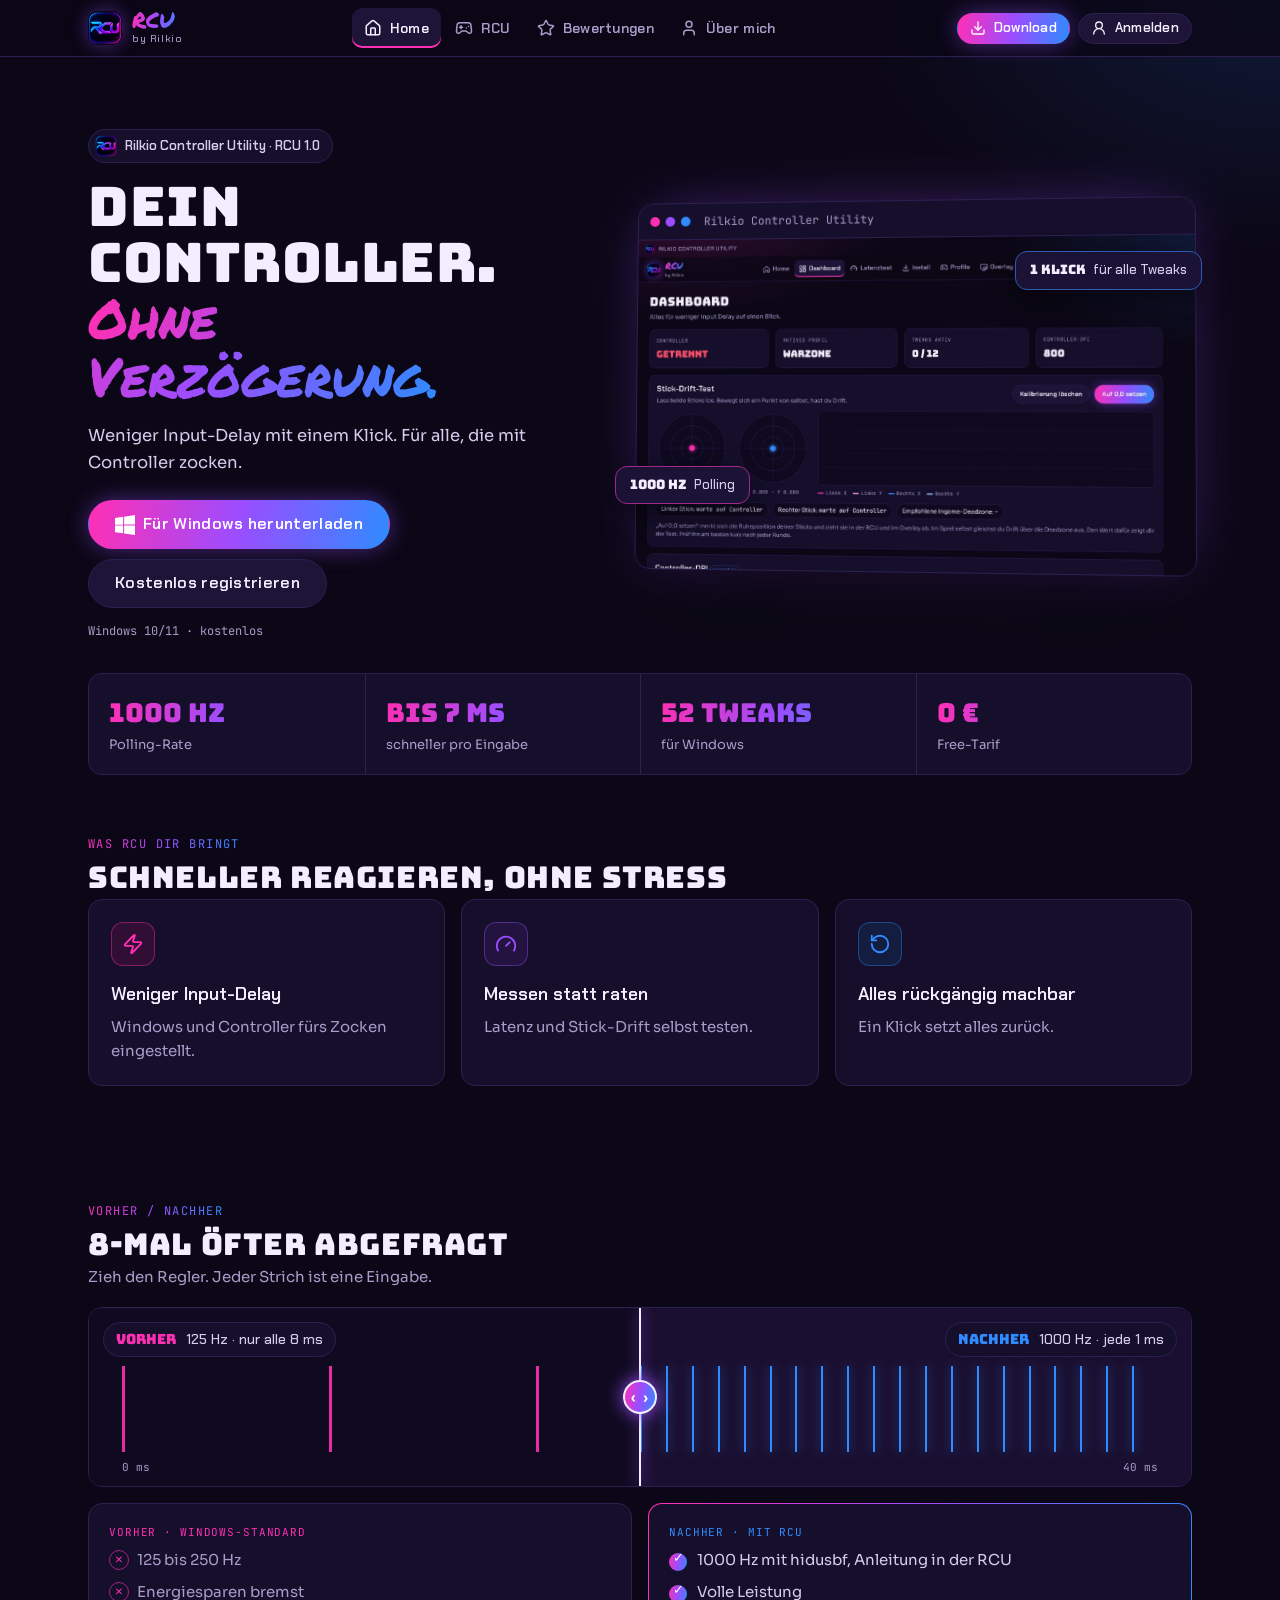
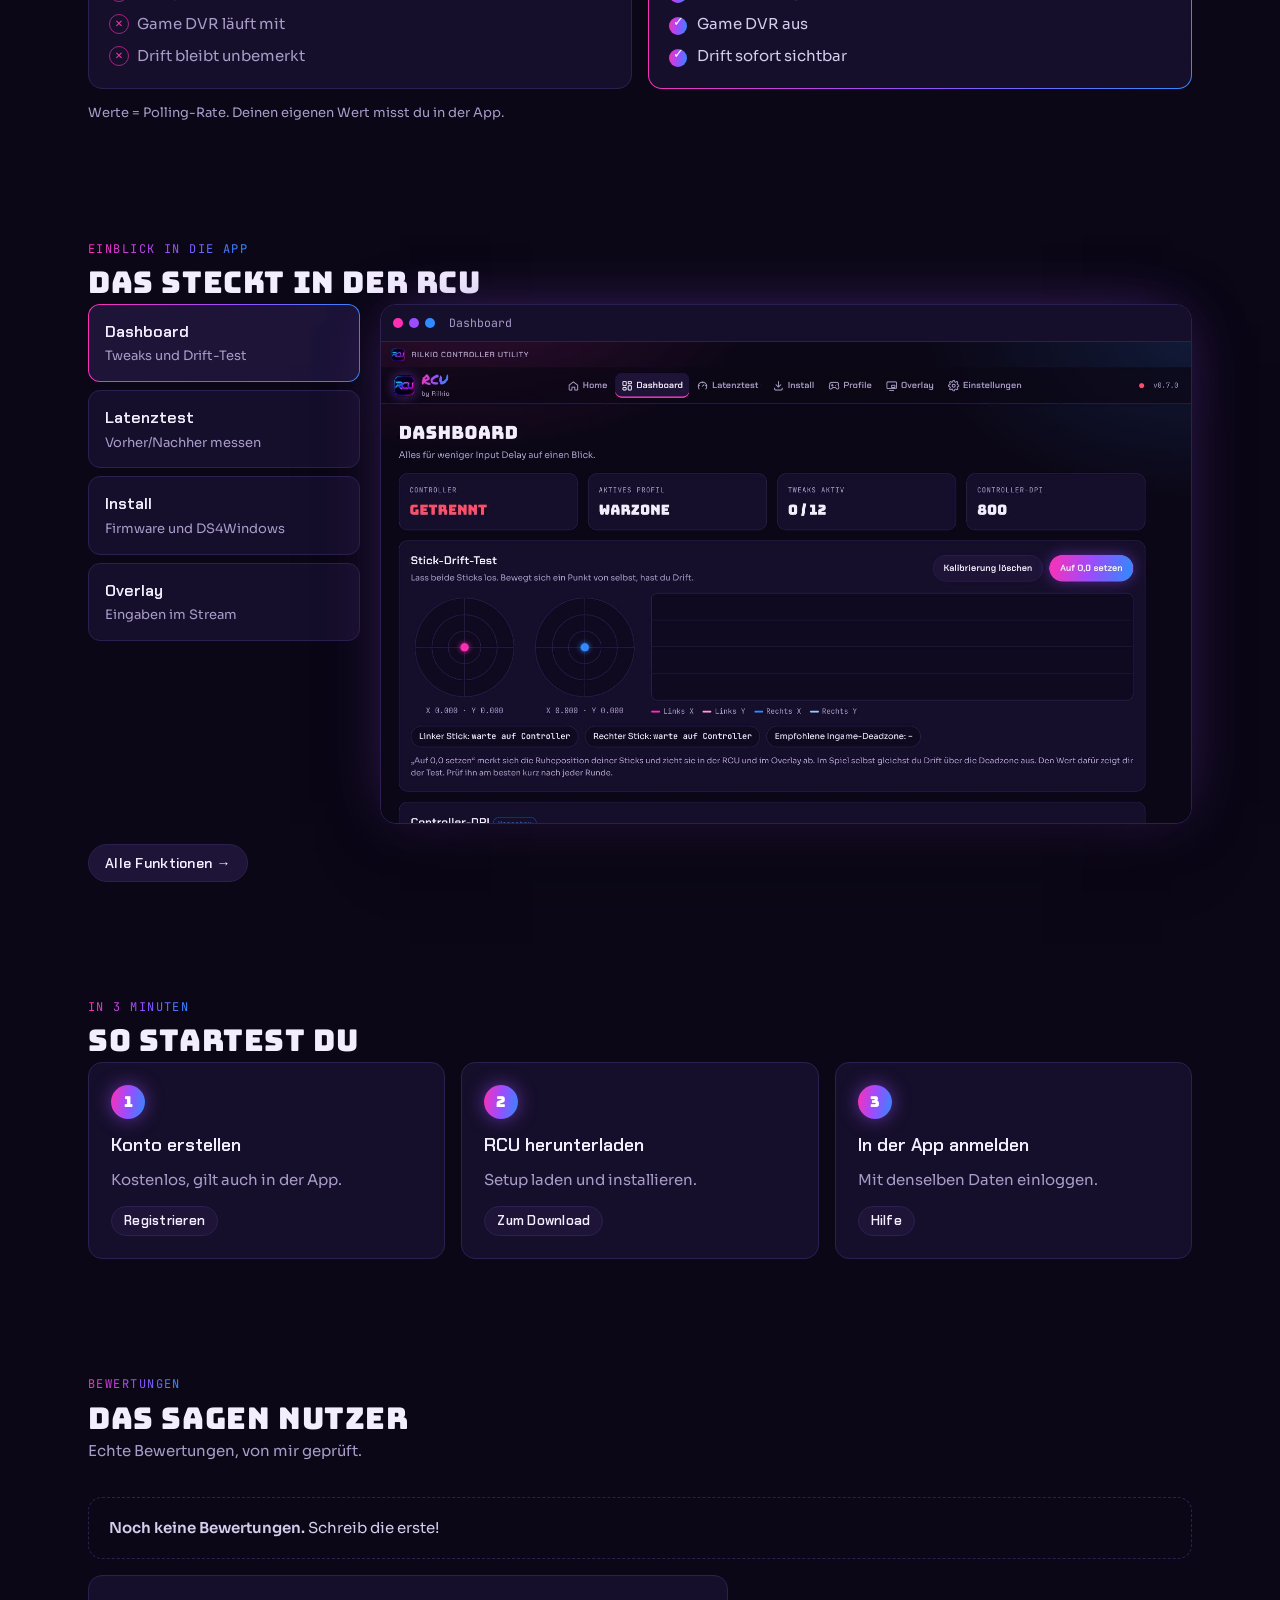
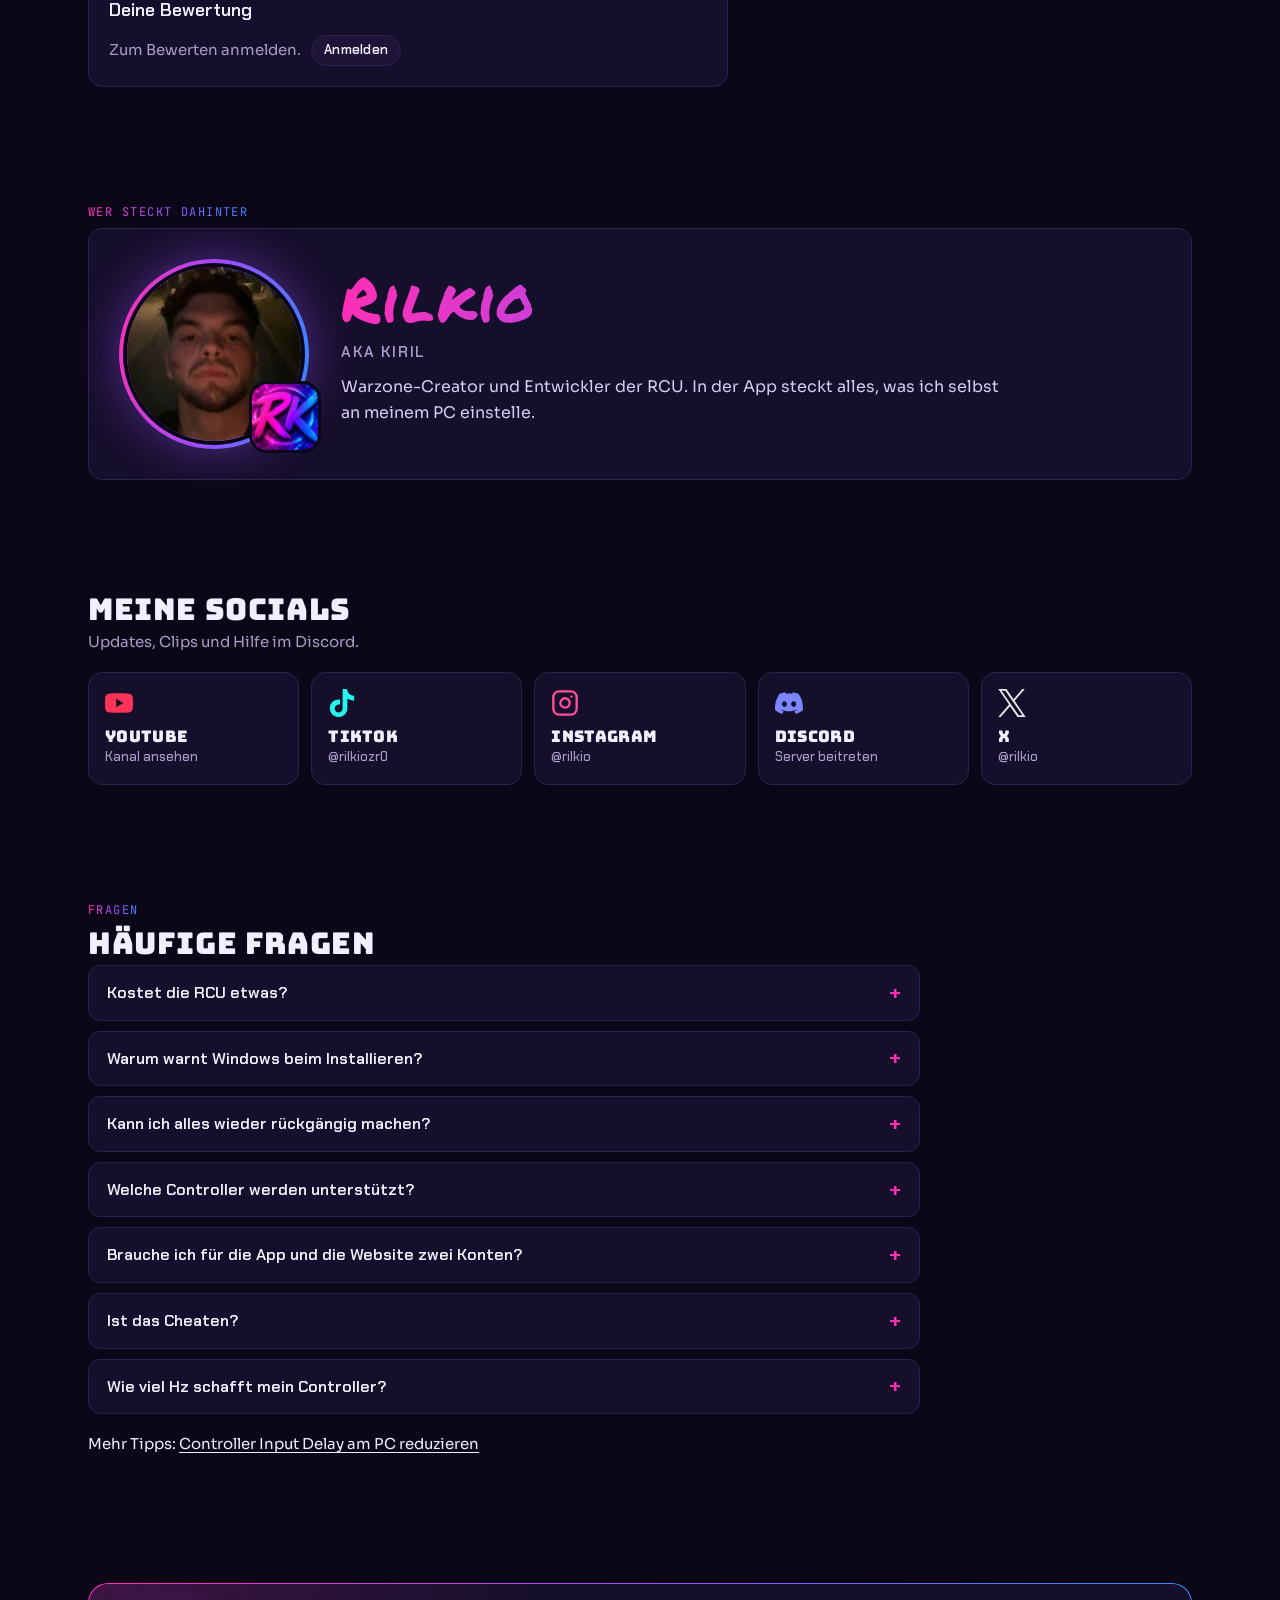
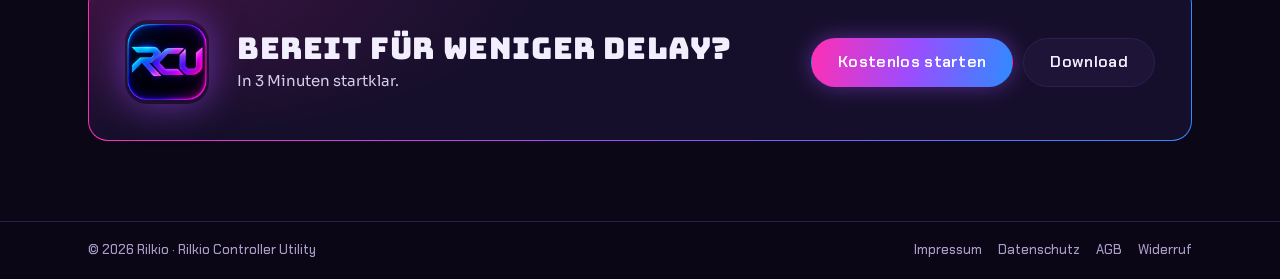
<file: index.html>
<!doctype html>
<html lang="de">
<head>
  <meta charset="utf-8">
  <meta name="viewport" content="width=device-width, initial-scale=1, viewport-fit=cover">
  <title>RCU – Controller Input Delay reduzieren am PC · Rilkio Controller Utility</title>
  <meta name="description" content="Weniger Input Delay mit PS5-, PS4- und Xbox-Controller am PC: Die Rilkio Controller Utility (RCU) setzt 52 Windows-Tweaks mit einem Klick, misst die Polling Rate und testet Stick-Drift. Kostenlos für Windows 10 und 11.">
  <meta name="theme-color" content="#0b0716">
  <meta property="og:type" content="website">
  <meta property="og:locale" content="de_DE">
  <meta property="og:site_name" content="Rilkio">
  <meta property="og:title" content="RCU – Rilkio Controller Utility">
  <meta property="og:description" content="Weniger Input-Delay mit deinem Controller. Tweaks mit einem Klick, Latenztest, Stick-Drift-Test und Overlay. Kostenlos für Windows.">
  <meta property="og:image" content="https://rilkio.de/img/app/dashboard.jpg">
  <meta property="og:url" content="https://rilkio.de/">
  <meta name="twitter:card" content="summary_large_image">
  <link rel="canonical" href="https://rilkio.de/">
  <link rel="icon" href="img/rcu.png">
  <link rel="apple-touch-icon" href="img/rcu.png">
  <link rel="stylesheet" href="css/fonts.css">
  <link rel="stylesheet" href="css/style.css">
  <script type="application/ld+json">
  {
    "@context": "https://schema.org",
    "@type": "SoftwareApplication",
    "name": "Rilkio Controller Utility (RCU)",
    "operatingSystem": "Windows 10, Windows 11",
    "applicationCategory": "UtilitiesApplication",
    "softwareVersion": "1.5.0",
    "inLanguage": "de",
    "description": "Windows-App für weniger Input-Delay mit dem Controller: Windows-Tweaks mit einem Klick, Latenztest, Stick-Drift-Test, Spielprofile und Overlay.",
    "offers": { "@type": "Offer", "price": "0", "priceCurrency": "EUR" },
    "author": { "@type": "Person", "name": "Rilkio", "alternateName": "Kiril Hahn" }
  }
  </script>
  <script type="application/ld+json">
{
 "@context": "https://schema.org",
 "@type": "FAQPage",
 "mainEntity": [
  {
   "@type": "Question",
   "name": "Kostet die RCU etwas?",
   "acceptedAnswer": {
    "@type": "Answer",
    "text": "Free ist kostenlos. Premium kostet einmalig einen Einmalbetrag und schaltet alles frei. Kauf direkt auf der RCU-Seite."
   }
  },
  {
   "@type": "Question",
   "name": "Warum warnt Windows beim Installieren?",
   "acceptedAnswer": {
    "@type": "Answer",
    "text": "Die RCU ist noch nicht signiert. Klick auf Weitere Informationen → Trotzdem ausführen."
   }
  },
  {
   "@type": "Question",
   "name": "Kann ich alles wieder rückgängig machen?",
   "acceptedAnswer": {
    "@type": "Answer",
    "text": "Ja, unter Einstellungen → Alles zurücksetzen."
   }
  },
  {
   "@type": "Question",
   "name": "Welche Controller werden unterstützt?",
   "acceptedAnswer": {
    "@type": "Answer",
    "text": "Am besten PlayStation-Controller per Kabel. Die Tweaks helfen mit jedem Controller."
   }
  },
  {
   "@type": "Question",
   "name": "Brauche ich für die App und die Website zwei Konten?",
   "acceptedAnswer": {
    "@type": "Answer",
    "text": "Nein, ein Konto gilt überall."
   }
  },
  {
   "@type": "Question",
   "name": "Ist das Cheaten?",
   "acceptedAnswer": {
    "@type": "Answer",
    "text": "Nein. Die RCU ändert nichts am Spiel, nur an Windows und am Controller. DPI und Drift-Korrektur laufen über DS4Windows, das seit Jahren in Warzone, Fortnite und Apex genutzt wird. Die RCU richtet es mit einem Klick ein."
   }
  },
  {
   "@type": "Question",
   "name": "Wie viel Hz schafft mein Controller?",
   "acceptedAnswer": {
    "@type": "Answer",
    "text": "Ab Werk meist 125 bis 250 Hz. Mit dem kostenlosen Tool hidusbf schaffen die meisten Controller per Kabel 1000 Hz, also 1 ms. Die RCU zeigt dir Schritt für Schritt, wie es geht, und misst im Latenztest, was dein Controller wirklich schafft."
   }
  }
 ]
}
  </script>
</head>
<body>
  <a class="skip" href="#inhalt">Zum Inhalt springen</a>
  <header class="topbar">
    <div class="wrap topbar-in">
      <a class="side-brand" href="./"><img src="img/rcu.png" alt="" width="34" height="34"><span><b>RCU</b><small>by Rilkio</small></span></a>
      <nav class="nav" aria-label="Hauptmenü">
        <a class="nav-btn" href="./" aria-current="page"><svg viewBox="0 0 24 24" fill="none" stroke="currentColor" stroke-width="2" stroke-linecap="round" stroke-linejoin="round" aria-hidden="true"><path d="M15 21v-8a1 1 0 0 0-1-1h-4a1 1 0 0 0-1 1v8"/><path d="M3 10a2 2 0 0 1 .709-1.528l7-5.999a2 2 0 0 1 2.582 0l7 5.999A2 2 0 0 1 21 10v9a2 2 0 0 1-2 2H5a2 2 0 0 1-2-2z"/></svg><span>Home</span></a>
        <a class="nav-btn" href="rcu"><svg viewBox="0 0 24 24" fill="none" stroke="currentColor" stroke-width="2" stroke-linecap="round" stroke-linejoin="round" aria-hidden="true"><path d="M6 11h4M8 9v4M15 12h.01M18 10h.01"/><path d="M17.32 5H6.68a4 4 0 0 0-3.978 3.59C2.604 9.416 2 14.456 2 16a3 3 0 0 0 3 3c1 0 1.5-.5 2-1l1.414-1.414A2 2 0 0 1 9.828 16h4.344a2 2 0 0 1 1.414.586L17 18c.5.5 1 1 2 1a3 3 0 0 0 3-3c0-1.545-.604-6.584-.685-7.258A4 4 0 0 0 17.32 5z"/></svg><span>RCU</span></a>
        <a class="nav-btn" href="./#bewertungen"><svg viewBox="0 0 24 24" fill="none" stroke="currentColor" stroke-width="2" stroke-linecap="round" stroke-linejoin="round" aria-hidden="true"><path d="M11.525 2.295a.53.53 0 0 1 .95 0l2.31 4.679a2.123 2.123 0 0 0 1.595 1.16l5.166.756a.53.53 0 0 1 .294.904l-3.736 3.638a2.123 2.123 0 0 0-.611 1.878l.882 5.14a.53.53 0 0 1-.771.56l-4.618-2.428a2.122 2.122 0 0 0-1.973 0L6.396 21.01a.53.53 0 0 1-.77-.56l.881-5.139a2.122 2.122 0 0 0-.611-1.879L2.16 9.795a.53.53 0 0 1 .294-.906l5.165-.755a2.122 2.122 0 0 0 1.597-1.160z"/></svg><span>Bewertungen</span></a>
        <a class="nav-btn" href="./#rilkio"><svg viewBox="0 0 24 24" fill="none" stroke="currentColor" stroke-width="2" stroke-linecap="round" stroke-linejoin="round" aria-hidden="true"><path d="M19 21v-2a4 4 0 0 0-4-4H9a4 4 0 0 0-4 4v2"/><circle cx="12" cy="7" r="4"/></svg><span>Über mich</span></a>
      </nav>
      <div class="top-actions">
        <a class="btn sm primary dl-btn" href="rcu#download" aria-label="Download"><svg viewBox="0 0 24 24" fill="none" stroke="currentColor" stroke-width="2" stroke-linecap="round" stroke-linejoin="round" aria-hidden="true"><path d="M12 15V3"/><path d="M21 15v4a2 2 0 0 1-2 2H5a2 2 0 0 1-2-2v-4"/><path d="m7 10 5 5 5-5"/></svg><span>Download</span></a>
        <a class="btn sm konto-btn" href="konto"><svg viewBox="0 0 24 24" fill="none" stroke="currentColor" stroke-width="2" stroke-linecap="round" stroke-linejoin="round" aria-hidden="true"><circle cx="12" cy="8" r="5"/><path d="M20 21a8 8 0 0 0-16 0"/></svg><span data-konto-link>Anmelden</span></a>
      </div>
    </div>
  </header>

  <main id="inhalt">
    <!-- ===== Hero ===== -->
    <section class="wrap lp-hero" aria-labelledby="hero-titel">
      <div class="lp-hero-text">
        <p class="eyebrow"><img src="img/rcu.png" alt="" width="22" height="22">Rilkio Controller Utility · RCU 1.0</p>
        <h1 id="hero-titel">Dein Controller.<br><span class="grad">Ohne Verzögerung.</span></h1>
        <p class="lead">Weniger Input-Delay mit einem Klick. Für alle, die mit Controller zocken.</p>
        <div class="cta">
          <a class="btn primary big" href="#" data-download aria-disabled="true">
            <svg viewBox="0 0 24 24" fill="currentColor" aria-hidden="true"><path d="M0 3.45 9.75 2.1v9.45H0zm10.95-1.5L24 0v11.4H10.95zM0 12.6h9.75v9.45L0 20.7zm10.95 0H24V24l-13.05-1.8z"/></svg>
            <span data-download-label>Für Windows herunterladen</span>
          </a>
          <a class="btn big" href="konto#registrieren">Kostenlos registrieren</a>
        </div>
        <p class="cta-sub">Windows 10/11 · kostenlos</p>
        <a class="promo-line" href="rcu#premium" data-promo-line hidden></a>
      </div>
      <figure class="lp-shot">
        <div class="window">
          <div class="window-bar" aria-hidden="true"><i></i><i></i><i></i><span>Rilkio Controller Utility</span></div>
          <img src="img/app/dashboard.jpg" alt="Das Dashboard der RCU mit Controller-Status, aktivem Spielprofil, Tweaks und Stick-Drift-Test" width="1600" height="950">
        </div>
        <span class="chip chip-a"><b>1000 Hz</b> Polling</span>
        <span class="chip chip-b"><b>1 Klick</b> für alle Tweaks</span>
      </figure>
    </section>

    <!-- ===== Zahlen ===== -->
    <section class="wrap" aria-label="RCU in Zahlen">
      <ul class="stats">
        <li><b>1000 Hz</b><span>Polling-Rate</span></li>
        <li><b>bis 7 ms</b><span>schneller pro Eingabe</span></li>
        <li><b>52 Tweaks</b><span>für Windows</span></li>
        <li><b>0 €</b><span>Free-Tarif</span></li>
      </ul>
    </section>

    <!-- ===== Was RCU bringt ===== -->
    <section class="wrap section" id="vorteile" aria-labelledby="vorteile-titel">
      <p class="kicker">Was RCU dir bringt</p>
      <h2 id="vorteile-titel">Schneller reagieren, ohne Stress</h2>
      <ul class="benefits">
        <li class="benefit" style="--c:var(--pink)">
          <span class="b-icon"><svg viewBox="0 0 24 24" fill="none" stroke="currentColor" stroke-width="2" stroke-linecap="round" stroke-linejoin="round" aria-hidden="true"><path d="M4 14a1 1 0 0 1-.78-1.63l9.9-10.2a.5.5 0 0 1 .86.46l-1.92 6.02A1 1 0 0 0 13 10h7a1 1 0 0 1 .78 1.63l-9.9 10.2a.5.5 0 0 1-.86-.46l1.92-6.02A1 1 0 0 0 11 14z"/></svg></span>
          <h3>Weniger Input-Delay</h3>
          <p>Windows und Controller fürs Zocken eingestellt.</p>
        </li>
        <li class="benefit" style="--c:var(--violet)">
          <span class="b-icon"><svg viewBox="0 0 24 24" fill="none" stroke="currentColor" stroke-width="2" stroke-linecap="round" stroke-linejoin="round" aria-hidden="true"><path d="m12 14 4-4"/><path d="M3.34 19a10 10 0 1 1 17.32 0"/></svg></span>
          <h3>Messen statt raten</h3>
          <p>Latenz und Stick-Drift selbst testen.</p>
        </li>
        <li class="benefit" style="--c:var(--blue)">
          <span class="b-icon"><svg viewBox="0 0 24 24" fill="none" stroke="currentColor" stroke-width="2" stroke-linecap="round" stroke-linejoin="round" aria-hidden="true"><path d="M3 12a9 9 0 1 0 9-9 9.75 9.75 0 0 0-6.74 2.74L3 8"/><path d="M3 3v5h5"/></svg></span>
          <h3>Alles rückgängig machbar</h3>
          <p>Ein Klick setzt alles zurück.</p>
        </li>
      </ul>
    </section>

    <!-- ===== Vorher / Nachher ===== -->
    <section class="wrap section" id="vorher-nachher" aria-labelledby="vn-titel">
      <p class="kicker">Vorher / Nachher</p>
      <h2 id="vn-titel">8-mal öfter abgefragt</h2>
      <p class="sub">Zieh den Regler. Jeder Strich ist eine Eingabe.</p>

      <div class="compare" id="compare" style="--pos:50%">
        <div class="compare-layer compare-after" aria-hidden="true">
          <div class="ticks ticks-1"></div>
        </div>
        <div class="compare-layer compare-before" aria-hidden="true">
          <div class="ticks ticks-8"></div>
        </div>
        <div class="compare-tag tag-before" aria-hidden="true"><b>Vorher</b> 125 Hz · nur alle 8 ms</div>
        <div class="compare-tag tag-after" aria-hidden="true"><b>Nachher</b> 1000 Hz · jede 1 ms</div>
        <div class="compare-axis" aria-hidden="true"><span>0 ms</span><span>40 ms</span></div>
        <div class="compare-handle" aria-hidden="true"><span></span></div>
        <input class="compare-range" type="range" min="0" max="100" value="50" aria-label="Vorher und Nachher vergleichen">
      </div>

      <div class="vn-grid">
        <article class="vn-card vn-before">
          <p class="about-label">Vorher · Windows-Standard</p>
          <ul class="xlist">
            <li>125 bis 250 Hz</li>
            <li>Energiesparen bremst</li>
            <li>Game DVR läuft mit</li>
            <li>Drift bleibt unbemerkt</li>
          </ul>
        </article>
        <article class="vn-card vn-after">
          <p class="about-label">Nachher · mit RCU</p>
          <ul class="checks">
            <li>1000 Hz mit hidusbf, Anleitung in der RCU</li>
            <li>Volle Leistung</li>
            <li>Game DVR aus</li>
            <li>Drift sofort sichtbar</li>
          </ul>
        </article>
      </div>
      <p class="fine">Werte = Polling-Rate. Deinen eigenen Wert misst du in der App.</p>
    </section>

    <!-- ===== Funktionen mit Screenshots ===== -->
    <section class="wrap section" id="funktionen" aria-labelledby="funktionen-titel">
      <p class="kicker">Einblick in die App</p>
      <h2 id="funktionen-titel">Das steckt in der RCU</h2>
      <div class="showcase">
        <div class="show-tabs" role="tablist" aria-label="Bereiche der RCU">
          <button role="tab" type="button" id="st-dashboard" aria-controls="sp-dashboard" aria-selected="true">
            <b>Dashboard</b><span>Tweaks und Drift-Test</span></button>
          <button role="tab" type="button" id="st-latency" aria-controls="sp-latency" aria-selected="false" tabindex="-1">
            <b>Latenztest</b><span>Vorher/Nachher messen</span></button>
          <button role="tab" type="button" id="st-install" aria-controls="sp-install" aria-selected="false" tabindex="-1">
            <b>Install</b><span>Firmware und DS4Windows</span></button>
          <button role="tab" type="button" id="st-overlay" aria-controls="sp-overlay" aria-selected="false" tabindex="-1">
            <b>Overlay</b><span>Eingaben im Stream</span></button>
        </div>
        <div class="show-panels">
          <div class="window" role="tabpanel" id="sp-dashboard" aria-labelledby="st-dashboard">
            <div class="window-bar" aria-hidden="true"><i></i><i></i><i></i><span>Dashboard</span></div>
            <img src="img/app/dashboard.jpg" alt="RCU-Dashboard mit Stick-Drift-Test" loading="lazy" width="1600" height="950"></div>
          <div class="window" role="tabpanel" id="sp-latency" aria-labelledby="st-latency" hidden>
            <div class="window-bar" aria-hidden="true"><i></i><i></i><i></i><span>Latenztest</span></div>
            <img src="img/app/latency.jpg" alt="RCU-Latenztest mit Vorher- und Nachher-Messung" loading="lazy" width="1600" height="950"></div>
          <div class="window" role="tabpanel" id="sp-install" aria-labelledby="st-install" hidden>
            <div class="window-bar" aria-hidden="true"><i></i><i></i><i></i><span>Install</span></div>
            <img src="img/app/install.jpg" alt="RCU-Install-Bereich mit Anleitung für PlayStation Accessories" loading="lazy" width="1600" height="950"></div>
          <div class="window" role="tabpanel" id="sp-overlay" aria-labelledby="st-overlay" hidden>
            <div class="window-bar" aria-hidden="true"><i></i><i></i><i></i><span>Overlay</span></div>
            <img src="img/app/overlay.jpg" alt="RCU-Overlay-Einstellungen mit Vorschau des Controller-Overlays" loading="lazy" width="1600" height="950"></div>
        </div>
      </div>
      <p class="more"><a class="btn" href="rcu">Alle Funktionen →</a></p>
    </section>

    <!-- ===== So startest du ===== -->
    <section class="wrap section" id="start" aria-labelledby="start-titel">
      <p class="kicker">In 3 Minuten</p>
      <h2 id="start-titel">So startest du</h2>
      <ol class="start-steps">
        <li>
          <h3>Konto erstellen</h3>
          <p>Kostenlos, gilt auch in der App.</p>
          <a class="btn sm" href="konto#registrieren">Registrieren</a>
        </li>
        <li>
          <h3>RCU herunterladen</h3>
          <p>Setup laden und installieren.</p>
          <a class="btn sm" href="rcu#download">Zum Download</a>
        </li>
        <li>
          <h3>In der App anmelden</h3>
          <p>Mit denselben Daten einloggen.</p>
          <a class="btn sm" href="rcu#installation">Hilfe</a>
        </li>
      </ol>
    </section>

    <!-- ===== Bewertungen ===== -->
    <section class="wrap section" id="bewertungen" aria-labelledby="bew-titel">
      <p class="kicker">Bewertungen</p>
      <h2 id="bew-titel">Das sagen Nutzer</h2>
      <p class="sub">Echte Bewertungen, von mir geprüft.</p>

      <div class="rev-summary" id="rev-summary" hidden>
        <span class="rev-avg" id="rev-avg">–</span>
        <span class="stars" id="rev-avg-stars" aria-hidden="true"></span>
        <span class="muted" id="rev-count"></span>
      </div>
      <ul class="reviews" id="rev-list" aria-live="polite"></ul>
      <div class="rev-empty" id="rev-empty">
        <p><b>Noch keine Bewertungen.</b> Schreib die erste!</p>
      </div>

      <div class="rev-write card" id="rev-write">
        <h3>Deine Bewertung</h3>
        <p class="muted" id="rev-login">Zum Bewerten anmelden. <a class="btn sm" href="konto?next=bewertung">Anmelden</a></p>
        <form class="form" id="rev-form" hidden novalidate>
          <fieldset class="star-input">
            <legend>Sterne</legend>
            <div class="star-row">
            <input type="radio" name="rating" id="r5" value="5" checked><label for="r5" title="5 Sterne">★<span class="sr">5 Sterne</span></label>
            <input type="radio" name="rating" id="r4" value="4"><label for="r4" title="4 Sterne">★<span class="sr">4 Sterne</span></label>
            <input type="radio" name="rating" id="r3" value="3"><label for="r3" title="3 Sterne">★<span class="sr">3 Sterne</span></label>
            <input type="radio" name="rating" id="r2" value="2"><label for="r2" title="2 Sterne">★<span class="sr">2 Sterne</span></label>
            <input type="radio" name="rating" id="r1" value="1"><label for="r1" title="1 Stern">★<span class="sr">1 Stern</span></label>
            </div>
          </fieldset>
          <label class="field"><span>Name, der angezeigt wird</span>
            <input type="text" name="name" minlength="2" maxlength="24" required></label>
          <label class="field"><span>Deine Erfahrung</span>
            <textarea name="text" rows="4" minlength="10" maxlength="600" required placeholder="Was hat dir die RCU gebracht?"></textarea>
            <small>10 bis 600 Zeichen</small></label>
          <button class="btn primary" type="submit">Bewertung abschicken</button>
          <p class="form-foot">Eine Bewertung pro Konto.</p>
        </form>
        <p class="msg" id="rev-msg" role="status" aria-live="polite" hidden></p>
      </div>
    </section>

    <!-- ===== Über mich ===== -->
    <section class="wrap section" id="rilkio" aria-labelledby="rilkio-titel">
      <p class="kicker">Wer steckt dahinter</p>
      <div class="card home-hero">
        <div class="portrait">
          <div class="photo"><img src="img/rilkio.png" alt="Foto von Kiril, alias Rilkio" loading="lazy"></div>
          <img class="logo-badge" src="img/logo.jpg" alt="RK-Logo von Rilkio" loading="lazy">
        </div>
        <div>
          <h2 class="name-title" id="rilkio-titel">Rilkio</h2>
          <p class="aka">aka Kiril</p>
          <p class="lead">Warzone-Creator und Entwickler der RCU. In der App steckt alles, was ich selbst an meinem PC einstelle.</p>
        </div>
      </div>
    </section>

    <section class="wrap section" id="kanaele" aria-labelledby="kanaele-titel">
      <h2 id="kanaele-titel">Meine Socials</h2>
      <p class="sub">Updates, Clips und Hilfe im Discord.</p>
      <ul class="channels">
        <li><a class="channel" style="--c:#ff3355" href="https://www.youtube.com/channel/UCvsB6rAlwhc1OC0M-MDjWPA" target="_blank" rel="noopener">
          <span class="icon"><svg viewBox="0 0 24 24" fill="currentColor" aria-hidden="true"><path d="M23.498 6.186a3.016 3.016 0 0 0-2.122-2.136C19.505 3.545 12 3.545 12 3.545s-7.505 0-9.377.505A3.017 3.017 0 0 0 .502 6.186C0 8.07 0 12 0 12s0 3.93.502 5.814a3.016 3.016 0 0 0 2.122 2.136c1.871.505 9.376.505 9.376.505s7.505 0 9.377-.505a3.015 3.015 0 0 0 2.122-2.136C24 15.93 24 12 24 12s0-3.93-.502-5.814zM9.545 15.568V8.432L15.818 12l-6.273 3.568z"/></svg></span>
          <span class="meta"><span class="name">YouTube</span><span class="handle">Kanal ansehen</span></span></a></li>
        <li><a class="channel" style="--c:#25f4ee" href="https://www.tiktok.com/@rilkiozr0" target="_blank" rel="noopener">
          <span class="icon"><svg viewBox="0 0 24 24" fill="currentColor" aria-hidden="true"><path d="M12.525.02c1.31-.02 2.61-.01 3.91-.02.08 1.53.63 3.09 1.75 4.17 1.12 1.11 2.7 1.62 4.24 1.79v4.03c-1.44-.05-2.89-.35-4.2-.97-.57-.26-1.1-.59-1.62-.93-.01 2.92.01 5.84-.02 8.75-.08 1.4-.54 2.79-1.350 3.94-1.31 1.92-3.58 3.17-5.91 3.21-1.43.08-2.86-.31-4.08-1.03-2.02-1.19-3.44-3.37-3.65-5.71-.02-.5-.03-1-.01-1.49.18-1.9 1.12-3.72 2.58-4.96 1.66-1.44 3.98-2.13 6.15-1.72.02 1.48-.04 2.96-.04 4.44-.99-.32-2.15-.23-3.02.37-.63.41-1.11 1.04-1.36 1.75-.21.51-.15 1.07-.14 1.61.24 1.64 1.82 3.02 3.5 2.87 1.12-.01 2.19-.66 2.77-1.61.19-.33.4-.67.41-1.06.1-1.79.06-3.57.07-5.36.01-4.03-.01-8.05.02-12.07z"/></svg></span>
          <span class="meta"><span class="name">TikTok</span><span class="handle">@rilkiozr0</span></span></a></li>
        <li><a class="channel" style="--c:#ff4f9a" href="https://www.instagram.com/rilkio/" target="_blank" rel="noopener">
          <span class="icon"><svg viewBox="0 0 24 24" fill="none" stroke="currentColor" stroke-width="2" stroke-linecap="round" stroke-linejoin="round" aria-hidden="true"><rect width="20" height="20" x="2" y="2" rx="5" ry="5"/><path d="M16 11.37A4 4 0 1 1 12.63 8 4 4 0 0 1 16 11.37z"/><line x1="17.5" x2="17.51" y1="6.5" y2="6.5"/></svg></span>
          <span class="meta"><span class="name">Instagram</span><span class="handle">@rilkio</span></span></a></li>
        <li><a class="channel" style="--c:#7b86ff" href="https://discord.gg/HQfnW3px6n" target="_blank" rel="noopener">
          <span class="icon"><svg viewBox="0 0 24 24" fill="currentColor" aria-hidden="true"><path d="M20.317 4.3698a19.7913 19.7913 0 00-4.8851-1.5152.0741.0741 0 00-.0785.0371c-.211.3753-.4447.8648-.6083 1.2495-1.8447-.2762-3.68-.2762-5.4868 0-.1636-.3933-.4058-.8742-.6177-1.2495a.077.077 0 00-.0785-.037 19.7363 19.7363 0 00-4.8852 1.515.0699.0699 0 00-.0321.0277C.5334 9.0458-.319 13.5799.0992 18.0578a.0824.0824 0 00.0312.0561c2.0528 1.5076 4.0413 2.4228 5.9929 3.0294a.0777.0777 0 00.0842-.0276c.4616-.6304.8731-1.2952 1.226-1.9942a.076.076 0 00-.0416-.1057c-.6528-.2476-1.2743-.5495-1.8722-.8923a.077.077 0 01-.0076-.1277c.1258-.0943.2517-.1923.3718-.2914a.0743.0743 0 01.0776-.0105c3.9278 1.7933 8.18 1.7933 12.0614 0a.0739.0739 0 01.0785.0095c.1202.099.246.1981.3728.2924a.077.077 0 01-.0066.1276 12.2986 12.2986 0 01-1.873.8914.0766.0766 0 00-.0407.1067c.3604.698.7719 1.3628 1.225 1.9932a.076.076 0 00.0842.0286c1.961-.6067 3.9495-1.5219 6.0023-3.0294a.077.077 0 00.0313-.0552c.5004-5.177-.8382-9.6739-3.5485-13.6604a.061.061 0 00-.0312-.0286zM8.02 15.3312c-1.1825 0-2.1569-1.0857-2.1569-2.419 0-1.3332.9555-2.4189 2.157-2.4189 1.2108 0 2.1757 1.0952 2.1568 2.419 0 1.3332-.9555 2.4189-2.1569 2.4189zm7.9748 0c-1.1825 0-2.1569-1.0857-2.1569-2.419 0-1.3332.9554-2.4189 2.1569-2.4189 1.2108 0 2.1757 1.0952 2.1568 2.419 0 1.3332-.946 2.4189-2.1568 2.4189Z"/></svg></span>
          <span class="meta"><span class="name">Discord</span><span class="handle">Server beitreten</span></span></a></li>
        <li><a class="channel" style="--c:#e7e9ea" href="https://x.com/rilkio" target="_blank" rel="noopener">
          <span class="icon"><svg viewBox="0 0 24 24" fill="currentColor" aria-hidden="true"><path d="M14.234 10.162 22.977 0h-2.072l-7.591 8.824L7.251 0H.258l9.168 13.343L.258 24H2.33l8.016-9.318L16.749 24h6.993zm-2.837 3.299-.929-1.329L3.076 1.56h3.182l5.965 8.532.929 1.329 7.754 11.09h-3.182z"/></svg></span>
          <span class="meta"><span class="name">X</span><span class="handle">@rilkio</span></span></a></li>
      </ul>
    </section>

    <!-- ===== FAQ ===== -->
    <section class="wrap section" id="faq" aria-labelledby="faq-titel">
      <p class="kicker">Fragen</p>
      <h2 id="faq-titel">Häufige Fragen</h2>
      <div class="faq">
        <details>
          <summary>Kostet die RCU etwas?</summary>
          <p>Free ist kostenlos. Premium kostet einmalig <span data-promo-text>29,99 €</span> und schaltet alles frei. Kauf direkt auf der RCU-Seite.</p>
        </details>
        <details>
          <summary>Warum warnt Windows beim Installieren?</summary>
          <p>Die RCU ist noch nicht signiert. Klick auf <b>Weitere Informationen</b> → <b>Trotzdem ausführen</b>.</p>
        </details>
        <details>
          <summary>Kann ich alles wieder rückgängig machen?</summary>
          <p>Ja, unter <b>Einstellungen → Alles zurücksetzen</b>.</p>
        </details>
        <details>
          <summary>Welche Controller werden unterstützt?</summary>
          <p>Am besten PlayStation-Controller per Kabel. Die Tweaks helfen mit jedem Controller.</p>
        </details>
        <details>
          <summary>Brauche ich für die App und die Website zwei Konten?</summary>
          <p>Nein, ein Konto gilt überall.</p>
        </details>
        <details>
          <summary>Ist das Cheaten?</summary>
          <p>Nein. Die RCU ändert nichts am Spiel, nur an Windows und am Controller. DPI und Drift-Korrektur laufen über DS4Windows, das seit Jahren in Warzone, Fortnite und Apex genutzt wird. Die RCU richtet es mit einem Klick ein.</p>
        </details>
        <details>
          <summary>Wie viel Hz schafft mein Controller?</summary>
          <p>Ab Werk meist 125 bis 250 Hz. Mit dem kostenlosen Tool hidusbf schaffen die meisten Controller per Kabel 1000 Hz, also 1 ms. Die RCU zeigt dir Schritt für Schritt, wie es geht, und misst im Latenztest, was dein Controller wirklich schafft.</p>
        </details>
      </div>
      <p style="margin-top:18px">Mehr Tipps: <a href="controller-input-delay">Controller Input Delay am PC reduzieren</a></p>
    </section>

    <!-- ===== Abschluss ===== -->
    <section class="wrap section">
      <div class="final-cta">
        <img src="img/rcu.png" alt="" width="84" height="84">
        <div>
          <h2>Bereit für weniger Delay?</h2>
          <p>In 3 Minuten startklar.</p>
        </div>
        <div class="row">
          <a class="btn primary big" href="konto#registrieren">Kostenlos starten</a>
          <a class="btn big" href="rcu#download">Download</a>
        </div>
      </div>
    </section>
  </main>

  <footer class="site-footer">
    <div class="wrap">
      <span>© 2026 Rilkio · Rilkio Controller Utility</span>
      <nav class="legal-links" aria-label="Rechtliches">
        <a href="impressum">Impressum</a>
        <a href="datenschutz">Datenschutz</a>
        <a href="agb">AGB</a>
        <a href="widerruf">Widerruf</a>
      </nav>
    </div>
  </footer>
  <script src="js/config.js"></script>
  <script src="js/promo.js"></script>
  <script src="js/vendor/supabase-2.45.4.js"></script>
  <script src="js/nav.js"></script>
  <script src="js/download.js"></script>
  <script src="js/home.js"></script>
  <script src="js/reviews.js"></script>
</body>
</html>
</file>
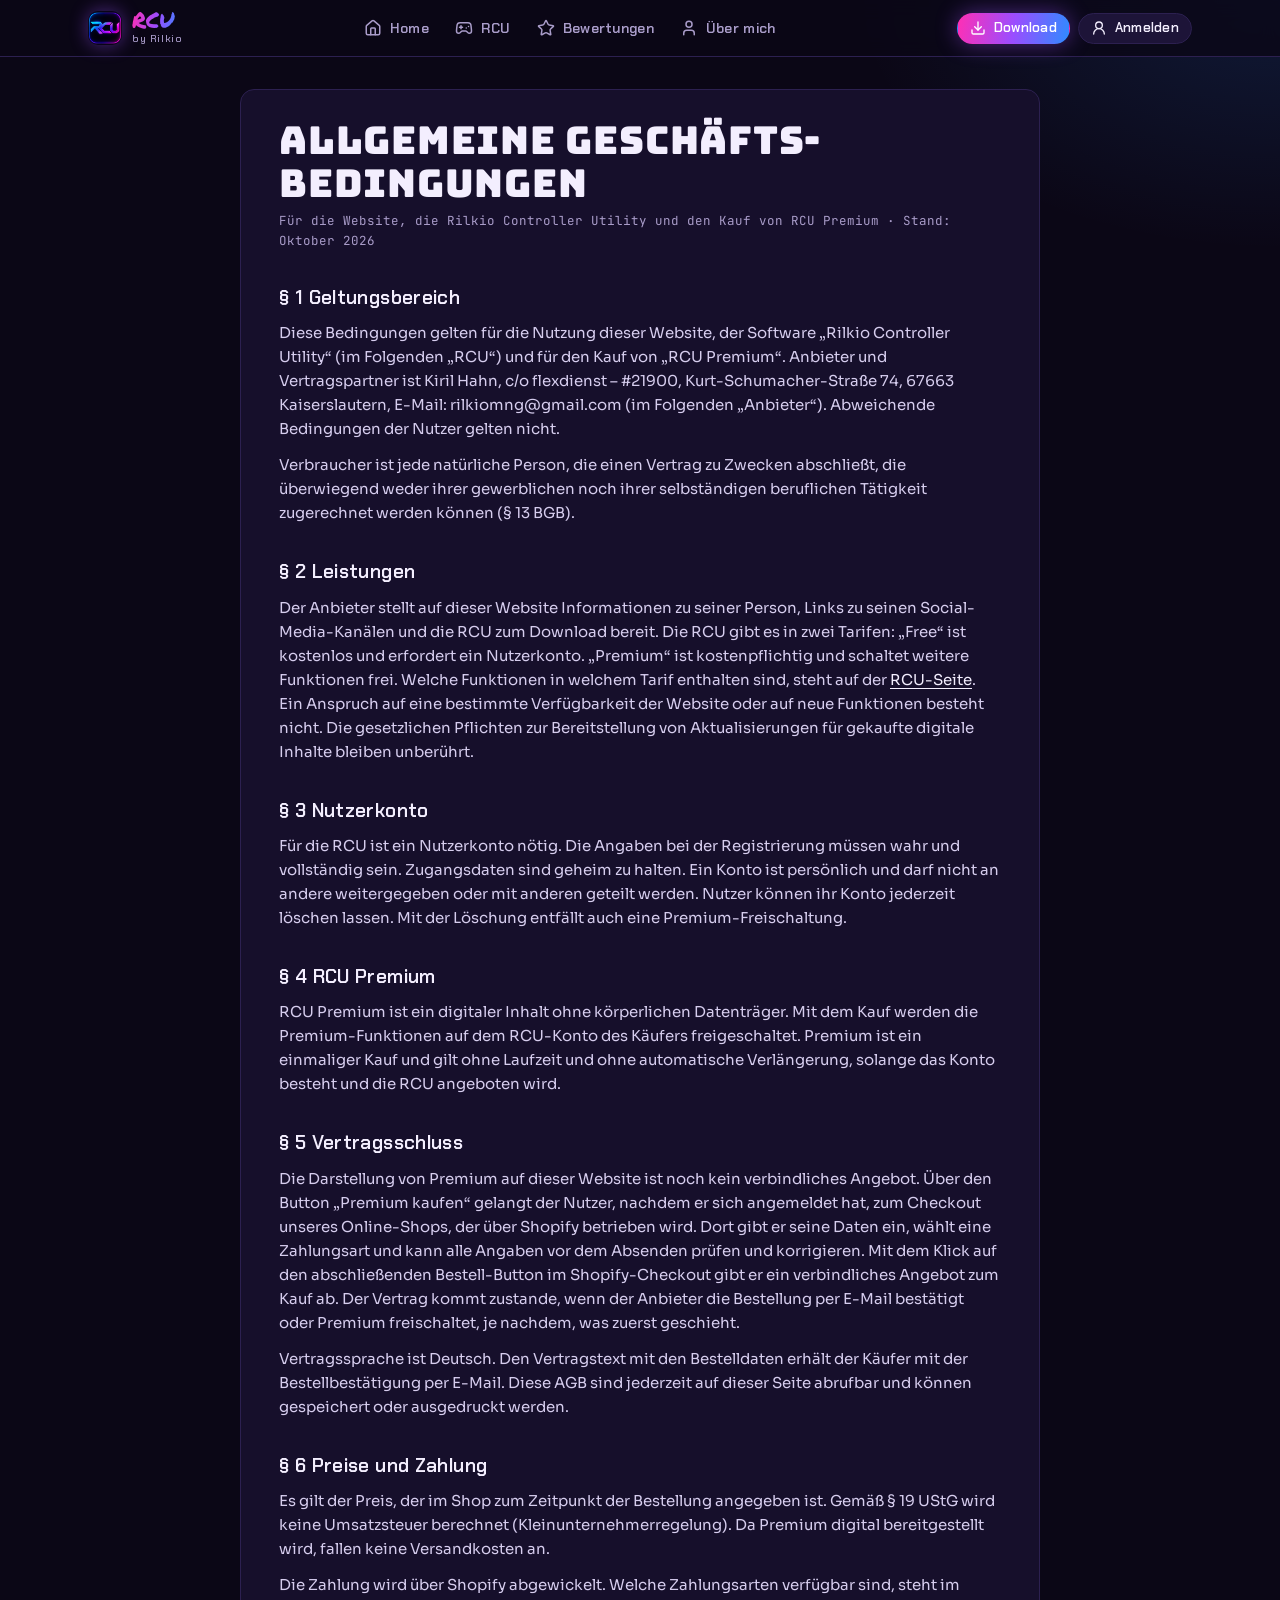
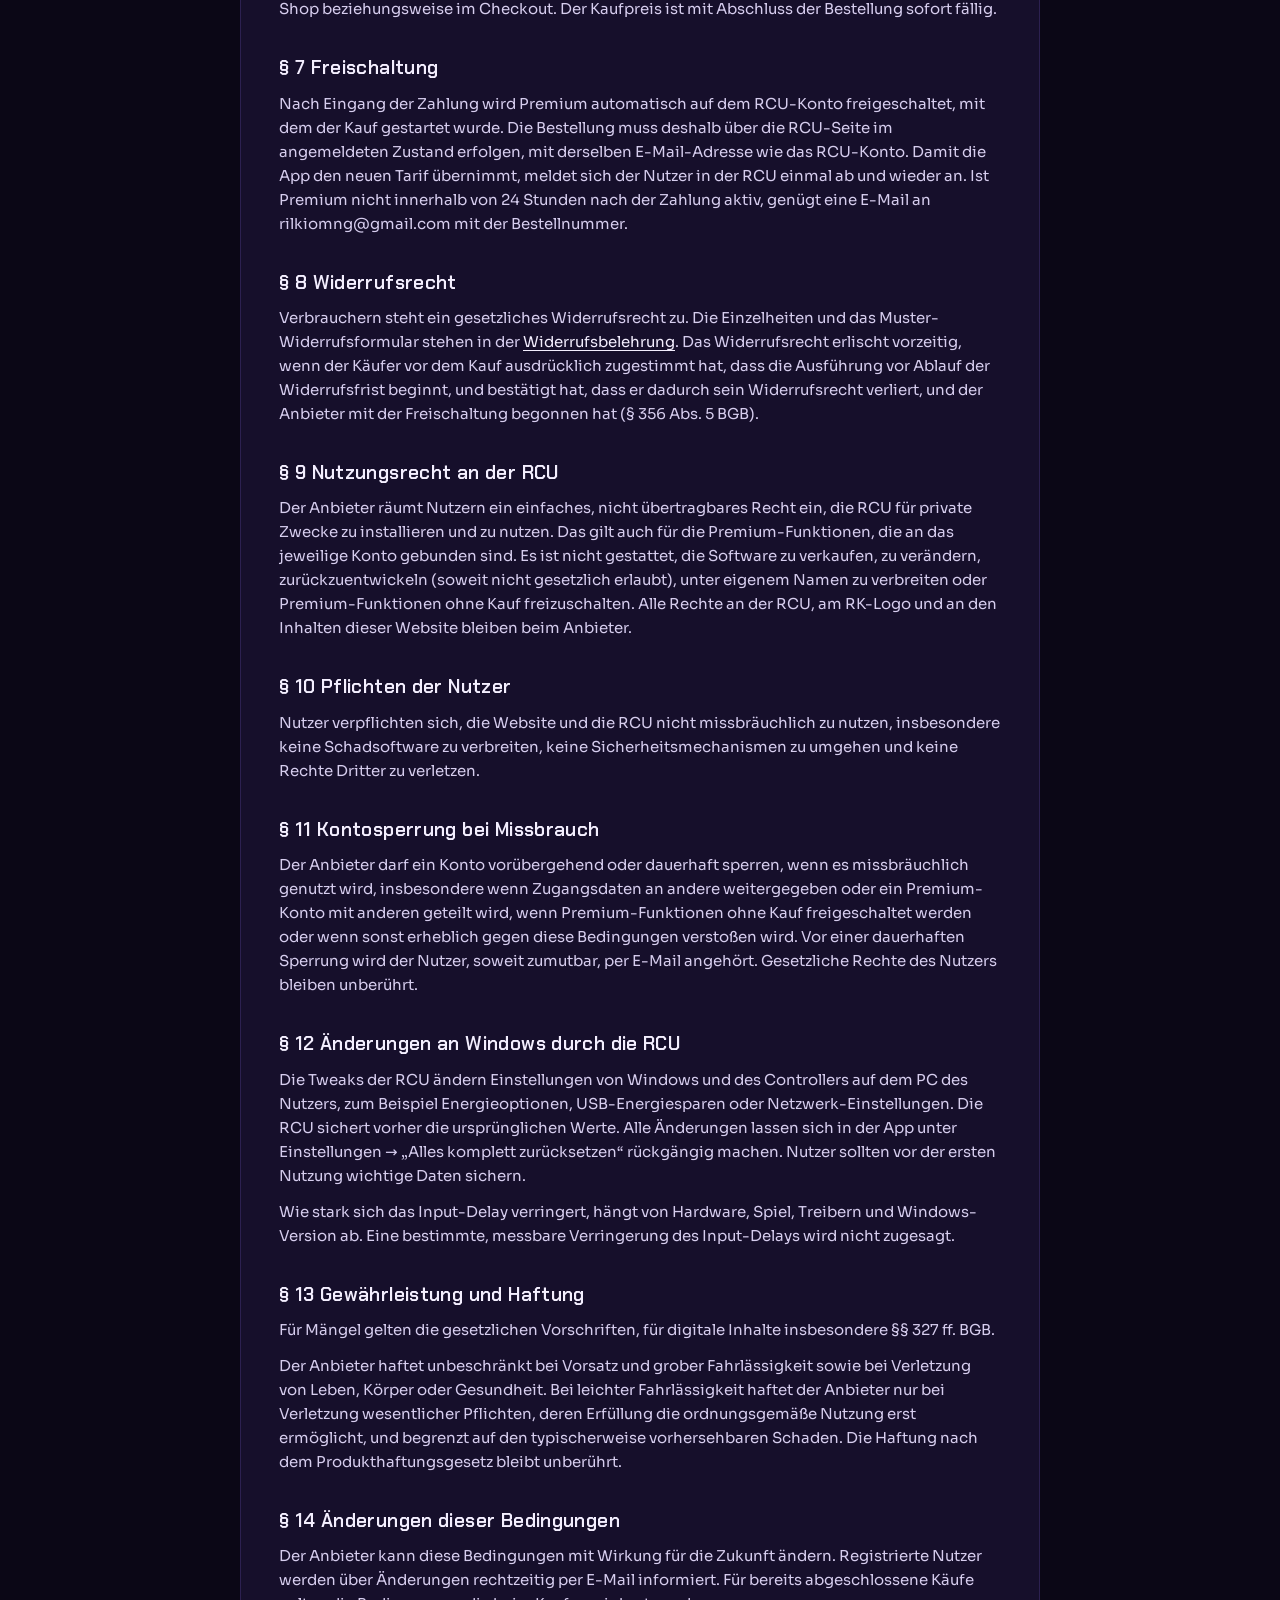
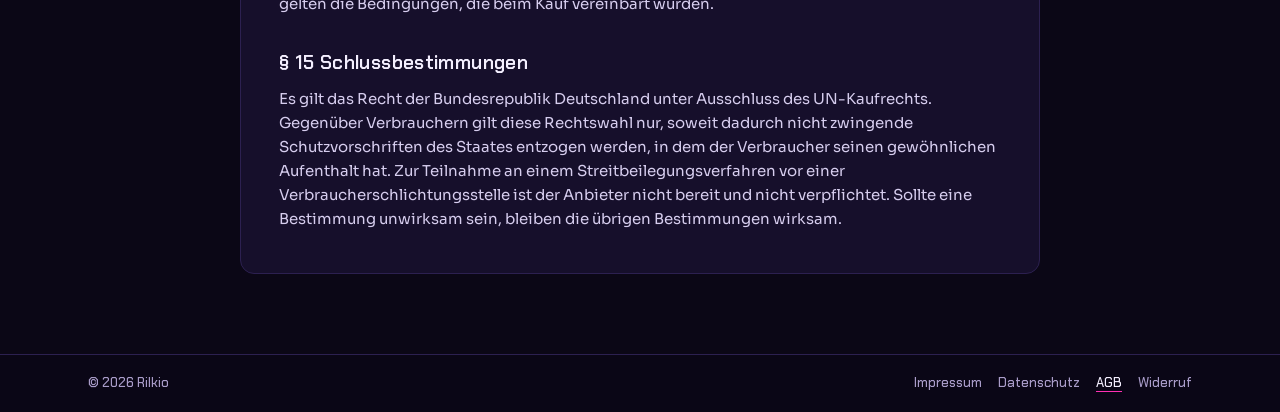
<file: agb.html>
<!doctype html>
<html lang="de">
<head>
  <meta charset="utf-8">
  <meta name="viewport" content="width=device-width, initial-scale=1, viewport-fit=cover">
  <title>AGB · Rilkio</title>
  <link rel="canonical" href="https://rilkio.de/agb">
  <link rel="icon" href="img/rcu.png">
  <link rel="stylesheet" href="css/fonts.css">
  <link rel="stylesheet" href="css/style.css">
</head>
<body>
  <header class="topbar">
    <div class="wrap topbar-in">
      <a class="side-brand" href="./"><img src="img/rcu.png" alt="" width="34" height="34"><span><b>RCU</b><small>by Rilkio</small></span></a>
      <nav class="nav" aria-label="Hauptmenü">
        <a class="nav-btn" href="./"><svg viewBox="0 0 24 24" fill="none" stroke="currentColor" stroke-width="2" stroke-linecap="round" stroke-linejoin="round" aria-hidden="true"><path d="M15 21v-8a1 1 0 0 0-1-1h-4a1 1 0 0 0-1 1v8"/><path d="M3 10a2 2 0 0 1 .709-1.528l7-5.999a2 2 0 0 1 2.582 0l7 5.999A2 2 0 0 1 21 10v9a2 2 0 0 1-2 2H5a2 2 0 0 1-2-2z"/></svg><span>Home</span></a>
        <a class="nav-btn" href="rcu"><svg viewBox="0 0 24 24" fill="none" stroke="currentColor" stroke-width="2" stroke-linecap="round" stroke-linejoin="round" aria-hidden="true"><path d="M6 11h4M8 9v4M15 12h.01M18 10h.01"/><path d="M17.32 5H6.68a4 4 0 0 0-3.978 3.59C2.604 9.416 2 14.456 2 16a3 3 0 0 0 3 3c1 0 1.5-.5 2-1l1.414-1.414A2 2 0 0 1 9.828 16h4.344a2 2 0 0 1 1.414.586L17 18c.5.5 1 1 2 1a3 3 0 0 0 3-3c0-1.545-.604-6.584-.685-7.258A4 4 0 0 0 17.32 5z"/></svg><span>RCU</span></a>
        <a class="nav-btn" href="./#bewertungen"><svg viewBox="0 0 24 24" fill="none" stroke="currentColor" stroke-width="2" stroke-linecap="round" stroke-linejoin="round" aria-hidden="true"><path d="M11.525 2.295a.53.53 0 0 1 .95 0l2.31 4.679a2.123 2.123 0 0 0 1.595 1.16l5.166.756a.53.53 0 0 1 .294.904l-3.736 3.638a2.123 2.123 0 0 0-.611 1.878l.882 5.14a.53.53 0 0 1-.771.56l-4.618-2.428a2.122 2.122 0 0 0-1.973 0L6.396 21.01a.53.53 0 0 1-.77-.56l.881-5.139a2.122 2.122 0 0 0-.611-1.879L2.16 9.795a.53.53 0 0 1 .294-.906l5.165-.755a2.122 2.122 0 0 0 1.597-1.160z"/></svg><span>Bewertungen</span></a>
        <a class="nav-btn" href="./#rilkio"><svg viewBox="0 0 24 24" fill="none" stroke="currentColor" stroke-width="2" stroke-linecap="round" stroke-linejoin="round" aria-hidden="true"><path d="M19 21v-2a4 4 0 0 0-4-4H9a4 4 0 0 0-4 4v2"/><circle cx="12" cy="7" r="4"/></svg><span>Über mich</span></a>
      </nav>
      <div class="top-actions">
        <a class="btn sm primary dl-btn" href="rcu#download" aria-label="Download"><svg viewBox="0 0 24 24" fill="none" stroke="currentColor" stroke-width="2" stroke-linecap="round" stroke-linejoin="round" aria-hidden="true"><path d="M12 15V3"/><path d="M21 15v4a2 2 0 0 1-2 2H5a2 2 0 0 1-2-2v-4"/><path d="m7 10 5 5 5-5"/></svg><span>Download</span></a>
        <a class="btn sm konto-btn" href="konto"><svg viewBox="0 0 24 24" fill="none" stroke="currentColor" stroke-width="2" stroke-linecap="round" stroke-linejoin="round" aria-hidden="true"><circle cx="12" cy="8" r="5"/><path d="M20 21a8 8 0 0 0-16 0"/></svg><span data-konto-link>Anmelden</span></a>
      </div>
    </div>
  </header>

  <main class="wrap legal">
<h1>Allgemeine Geschäfts&shy;bedingungen</h1>
<p class="stand">Für die Website, die Rilkio Controller Utility und den Kauf von RCU Premium · Stand: Oktober 2026</p>

<h2>§ 1 Geltungsbereich</h2>
<p>Diese Bedingungen gelten für die Nutzung dieser Website, der Software „Rilkio Controller Utility“ (im Folgenden „RCU“) und für den Kauf von „RCU Premium“. Anbieter und Vertragspartner ist Kiril Hahn, c/o flexdienst – #21900, Kurt-Schumacher-Straße 74, 67663 Kaiserslautern, E-Mail: rilkiomng@gmail.com (im Folgenden „Anbieter“). Abweichende Bedingungen der Nutzer gelten nicht.</p>
<p>Verbraucher ist jede natürliche Person, die einen Vertrag zu Zwecken abschließt, die überwiegend weder ihrer gewerblichen noch ihrer selbständigen beruflichen Tätigkeit zugerechnet werden können (§ 13 BGB).</p>

<h2>§ 2 Leistungen</h2>
<p>Der Anbieter stellt auf dieser Website Informationen zu seiner Person, Links zu seinen Social-Media-Kanälen und die RCU zum Download bereit. Die RCU gibt es in zwei Tarifen: „Free“ ist kostenlos und erfordert ein Nutzerkonto. „Premium“ ist kostenpflichtig und schaltet weitere Funktionen frei. Welche Funktionen in welchem Tarif enthalten sind, steht auf der <a href="rcu#premium">RCU-Seite</a>. Ein Anspruch auf eine bestimmte Verfügbarkeit der Website oder auf neue Funktionen besteht nicht. Die gesetzlichen Pflichten zur Bereitstellung von Aktualisierungen für gekaufte digitale Inhalte bleiben unberührt.</p>

<h2>§ 3 Nutzerkonto</h2>
<p>Für die RCU ist ein Nutzerkonto nötig. Die Angaben bei der Registrierung müssen wahr und vollständig sein. Zugangsdaten sind geheim zu halten. Ein Konto ist persönlich und darf nicht an andere weitergegeben oder mit anderen geteilt werden. Nutzer können ihr Konto jederzeit löschen lassen. Mit der Löschung entfällt auch eine Premium-Freischaltung.</p>

<h2>§ 4 RCU Premium</h2>
<p>RCU Premium ist ein digitaler Inhalt ohne körperlichen Datenträger. Mit dem Kauf werden die Premium-Funktionen auf dem RCU-Konto des Käufers freigeschaltet. Premium ist ein einmaliger Kauf und gilt ohne Laufzeit und ohne automatische Verlängerung, solange das Konto besteht und die RCU angeboten wird.</p>

<h2>§ 5 Vertragsschluss</h2>
<p>Die Darstellung von Premium auf dieser Website ist noch kein verbindliches Angebot. Über den Button „Premium kaufen“ gelangt der Nutzer, nachdem er sich angemeldet hat, zum Checkout unseres Online-Shops, der über Shopify betrieben wird. Dort gibt er seine Daten ein, wählt eine Zahlungsart und kann alle Angaben vor dem Absenden prüfen und korrigieren. Mit dem Klick auf den abschließenden Bestell-Button im Shopify-Checkout gibt er ein verbindliches Angebot zum Kauf ab. Der Vertrag kommt zustande, wenn der Anbieter die Bestellung per E-Mail bestätigt oder Premium freischaltet, je nachdem, was zuerst geschieht.</p>
<p>Vertragssprache ist Deutsch. Den Vertragstext mit den Bestelldaten erhält der Käufer mit der Bestellbestätigung per E-Mail. Diese AGB sind jederzeit auf dieser Seite abrufbar und können gespeichert oder ausgedruckt werden.</p>

<h2>§ 6 Preise und Zahlung</h2>
<p>Es gilt der Preis, der im Shop zum Zeitpunkt der Bestellung angegeben ist. Gemäß § 19 UStG wird keine Umsatzsteuer berechnet (Kleinunternehmerregelung). Da Premium digital bereitgestellt wird, fallen keine Versandkosten an.</p>
<p>Die Zahlung wird über Shopify abgewickelt. Welche Zahlungsarten verfügbar sind, steht im Shop beziehungsweise im Checkout. Der Kaufpreis ist mit Abschluss der Bestellung sofort fällig.</p>

<h2>§ 7 Freischaltung</h2>
<p>Nach Eingang der Zahlung wird Premium automatisch auf dem RCU-Konto freigeschaltet, mit dem der Kauf gestartet wurde. Die Bestellung muss deshalb über die RCU-Seite im angemeldeten Zustand erfolgen, mit derselben E-Mail-Adresse wie das RCU-Konto. Damit die App den neuen Tarif übernimmt, meldet sich der Nutzer in der RCU einmal ab und wieder an. Ist Premium nicht innerhalb von 24 Stunden nach der Zahlung aktiv, genügt eine E-Mail an rilkiomng@gmail.com mit der Bestellnummer.</p>

<h2>§ 8 Widerrufsrecht</h2>
<p>Verbrauchern steht ein gesetzliches Widerrufsrecht zu. Die Einzelheiten und das Muster-Widerrufsformular stehen in der <a href="widerruf">Widerrufsbelehrung</a>. Das Widerrufsrecht erlischt vorzeitig, wenn der Käufer vor dem Kauf ausdrücklich zugestimmt hat, dass die Ausführung vor Ablauf der Widerrufsfrist beginnt, und bestätigt hat, dass er dadurch sein Widerrufsrecht verliert, und der Anbieter mit der Freischaltung begonnen hat (§ 356 Abs. 5 BGB).</p>

<h2>§ 9 Nutzungsrecht an der RCU</h2>
<p>Der Anbieter räumt Nutzern ein einfaches, nicht übertragbares Recht ein, die RCU für private Zwecke zu installieren und zu nutzen. Das gilt auch für die Premium-Funktionen, die an das jeweilige Konto gebunden sind. Es ist nicht gestattet, die Software zu verkaufen, zu verändern, zurückzuentwickeln (soweit nicht gesetzlich erlaubt), unter eigenem Namen zu verbreiten oder Premium-Funktionen ohne Kauf freizuschalten. Alle Rechte an der RCU, am RK-Logo und an den Inhalten dieser Website bleiben beim Anbieter.</p>

<h2>§ 10 Pflichten der Nutzer</h2>
<p>Nutzer verpflichten sich, die Website und die RCU nicht missbräuchlich zu nutzen, insbesondere keine Schadsoftware zu verbreiten, keine Sicherheitsmechanismen zu umgehen und keine Rechte Dritter zu verletzen.</p>

<h2>§ 11 Kontosperrung bei Missbrauch</h2>
<p>Der Anbieter darf ein Konto vorübergehend oder dauerhaft sperren, wenn es missbräuchlich genutzt wird, insbesondere wenn Zugangsdaten an andere weitergegeben oder ein Premium-Konto mit anderen geteilt wird, wenn Premium-Funktionen ohne Kauf freigeschaltet werden oder wenn sonst erheblich gegen diese Bedingungen verstoßen wird. Vor einer dauerhaften Sperrung wird der Nutzer, soweit zumutbar, per E-Mail angehört. Gesetzliche Rechte des Nutzers bleiben unberührt.</p>

<h2>§ 12 Änderungen an Windows durch die RCU</h2>
<p>Die Tweaks der RCU ändern Einstellungen von Windows und des Controllers auf dem PC des Nutzers, zum Beispiel Energieoptionen, USB-Energiesparen oder Netzwerk-Einstellungen. Die RCU sichert vorher die ursprünglichen Werte. Alle Änderungen lassen sich in der App unter Einstellungen → „Alles komplett zurücksetzen“ rückgängig machen. Nutzer sollten vor der ersten Nutzung wichtige Daten sichern.</p>
<p>Wie stark sich das Input-Delay verringert, hängt von Hardware, Spiel, Treibern und Windows-Version ab. Eine bestimmte, messbare Verringerung des Input-Delays wird nicht zugesagt.</p>

<h2>§ 13 Gewährleistung und Haftung</h2>
<p>Für Mängel gelten die gesetzlichen Vorschriften, für digitale Inhalte insbesondere §§ 327 ff. BGB.</p>
<p>Der Anbieter haftet unbeschränkt bei Vorsatz und grober Fahrlässigkeit sowie bei Verletzung von Leben, Körper oder Gesundheit. Bei leichter Fahrlässigkeit haftet der Anbieter nur bei Verletzung wesentlicher Pflichten, deren Erfüllung die ordnungsgemäße Nutzung erst ermöglicht, und begrenzt auf den typischerweise vorhersehbaren Schaden. Die Haftung nach dem Produkthaftungsgesetz bleibt unberührt.</p>

<h2>§ 14 Änderungen dieser Bedingungen</h2>
<p>Der Anbieter kann diese Bedingungen mit Wirkung für die Zukunft ändern. Registrierte Nutzer werden über Änderungen rechtzeitig per E-Mail informiert. Für bereits abgeschlossene Käufe gelten die Bedingungen, die beim Kauf vereinbart wurden.</p>

<h2>§ 15 Schlussbestimmungen</h2>
<p>Es gilt das Recht der Bundesrepublik Deutschland unter Ausschluss des UN-Kaufrechts. Gegenüber Verbrauchern gilt diese Rechtswahl nur, soweit dadurch nicht zwingende Schutzvorschriften des Staates entzogen werden, in dem der Verbraucher seinen gewöhnlichen Aufenthalt hat. Zur Teilnahme an einem Streitbeilegungsverfahren vor einer Verbraucherschlichtungsstelle ist der Anbieter nicht bereit und nicht verpflichtet. Sollte eine Bestimmung unwirksam sein, bleiben die übrigen Bestimmungen wirksam.</p>
  </main>

  <footer class="site-footer">
    <div class="wrap">
      <span>© 2026 Rilkio</span>
      <nav class="legal-links" aria-label="Rechtliches">
        <a href="impressum">Impressum</a>
        <a href="datenschutz">Datenschutz</a>
        <a href="agb" aria-current="page">AGB</a>
        <a href="widerruf">Widerruf</a>
      </nav>
    </div>
  </footer>
  <script src="js/nav.js"></script>
</body>
</html>
</file>
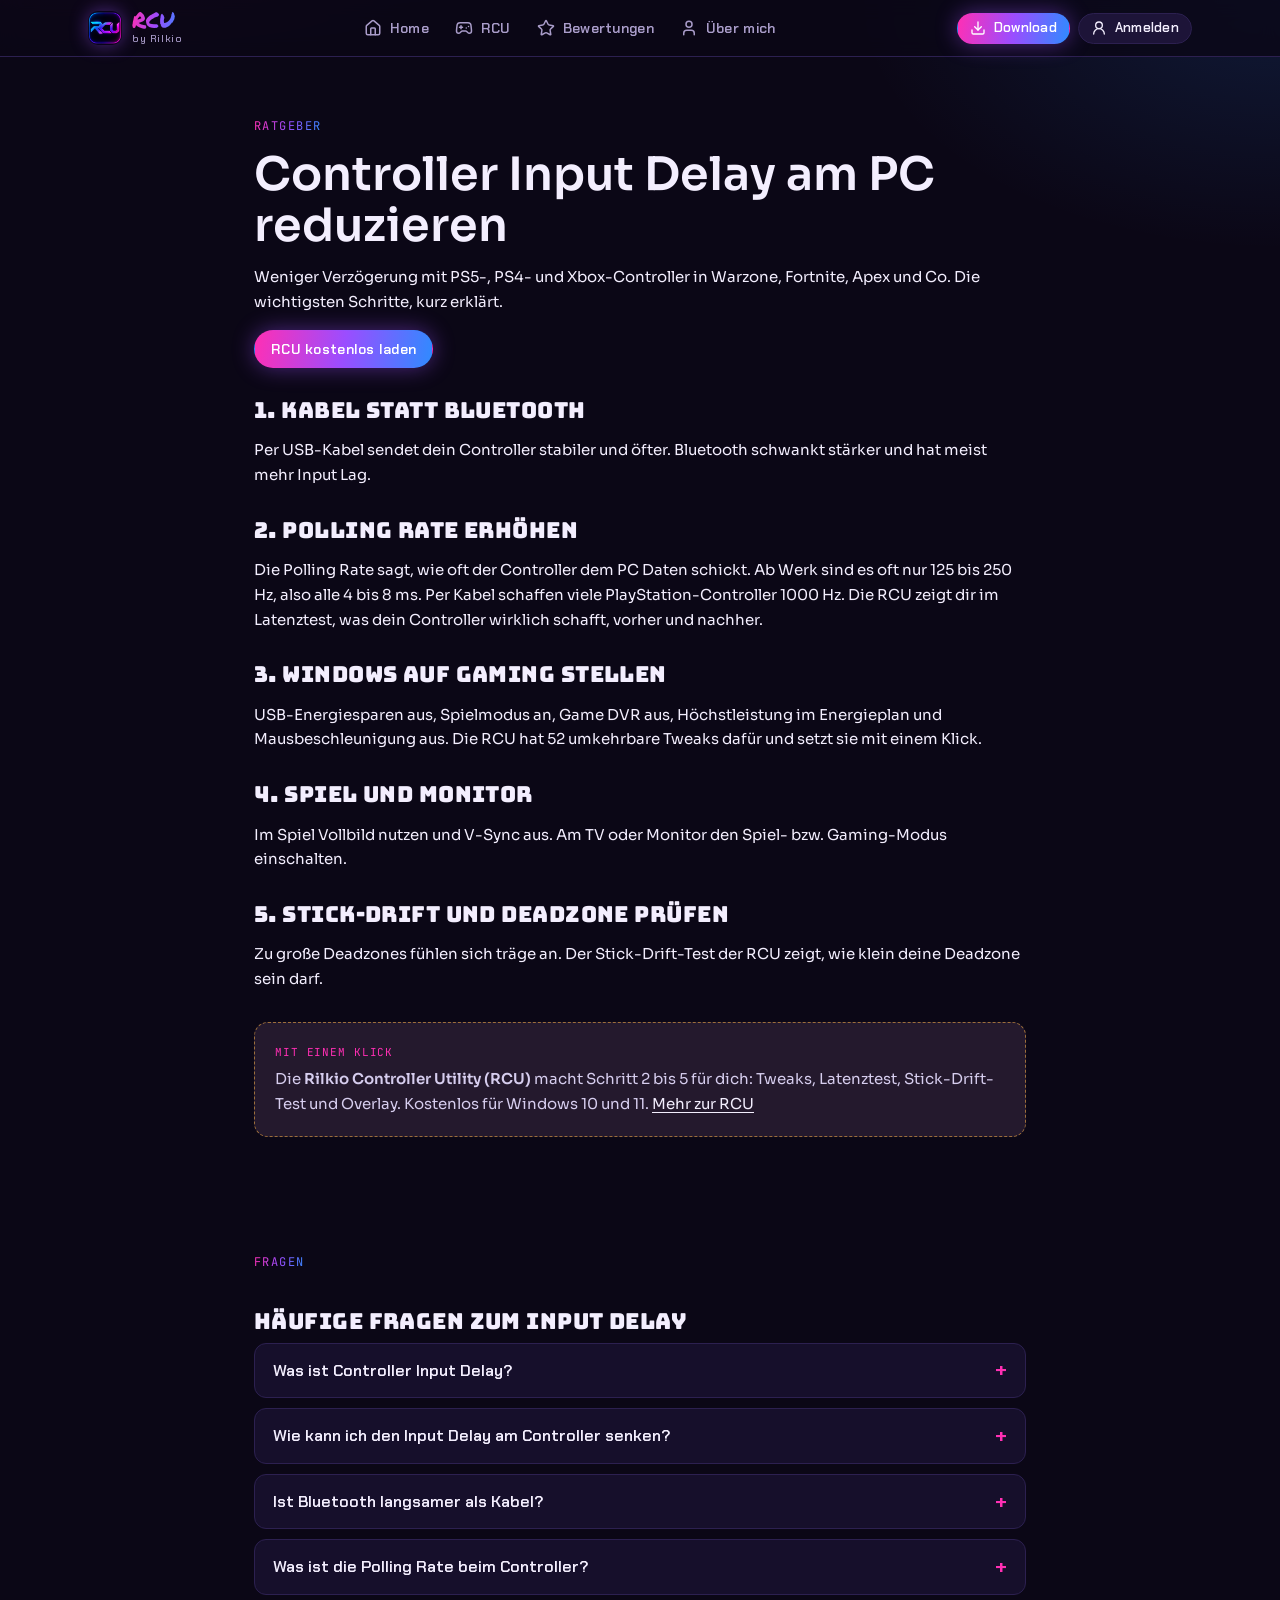
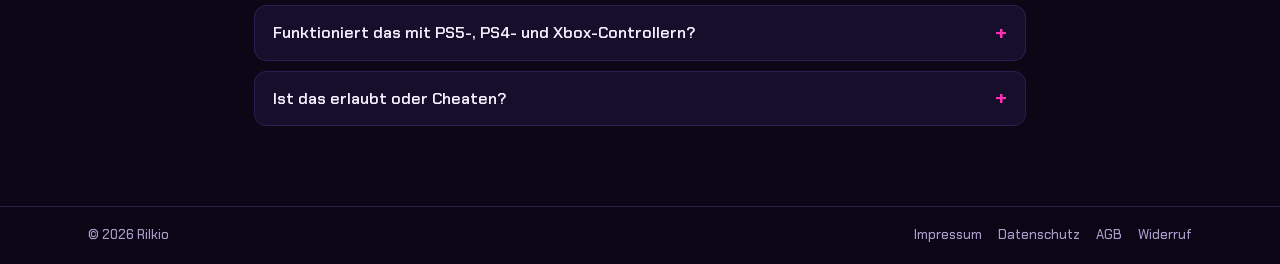
<file: controller-input-delay.html>
<!doctype html>
<html lang="de">
<head>
  <meta charset="utf-8">
  <meta name="viewport" content="width=device-width, initial-scale=1, viewport-fit=cover">
  <title>Controller Input Delay am PC reduzieren (PS5, PS4, Xbox) · RCU</title>
  <meta name="description" content="So senkst du den Input Delay deines Controllers am PC: Polling Rate, Kabel statt Bluetooth, Windows-Einstellungen und Latenztest. Mit der kostenlosen RCU geht es mit einem Klick.">
  <link rel="canonical" href="https://rilkio.de/controller-input-delay">
  <meta property="og:type" content="article">
  <meta property="og:title" content="Controller Input Delay am PC reduzieren">
  <meta property="og:image" content="https://rilkio.de/img/app/dashboard.jpg">
  <meta property="og:url" content="https://rilkio.de/controller-input-delay">
  <link rel="icon" href="img/rcu.png">
  <link rel="stylesheet" href="css/fonts.css">
  <link rel="stylesheet" href="css/style.css">
  <script type="application/ld+json">
{
 "@context": "https://schema.org",
 "@type": "FAQPage",
 "mainEntity": [
  {
   "@type": "Question",
   "name": "Was ist Controller Input Delay?",
   "acceptedAnswer": {
    "@type": "Answer",
    "text": "Die Zeit zwischen Tastendruck oder Stickbewegung und der Reaktion im Spiel. Ein Teil entsteht im Controller und in der Verbindung, ein Teil in Windows, im Spiel und im Monitor."
   }
  },
  {
   "@type": "Question",
   "name": "Wie kann ich den Input Delay am Controller senken?",
   "acceptedAnswer": {
    "@type": "Answer",
    "text": "Controller per Kabel anschließen, die Polling Rate erhöhen, USB-Energiesparen aus, Spielmodus an, Vollbild und im Monitor den Gaming-Modus nutzen. Die RCU stellt die Windows-Seite mit einem Klick ein und misst das Ergebnis."
   }
  },
  {
   "@type": "Question",
   "name": "Ist Bluetooth langsamer als Kabel?",
   "acceptedAnswer": {
    "@type": "Answer",
    "text": "Meist ja. Per Bluetooth sendet ein Controller oft seltener und schwankender. Per Kabel ist die Verbindung stabiler und lässt sich höher takten."
   }
  },
  {
   "@type": "Question",
   "name": "Was ist die Polling Rate beim Controller?",
   "acceptedAnswer": {
    "@type": "Answer",
    "text": "Wie oft pro Sekunde der Controller Daten an den PC schickt. 125 Hz heißt alle 8 ms, 1000 Hz alle 1 ms. Viele Controller laufen ab Werk mit 125 bis 250 Hz."
   }
  },
  {
   "@type": "Question",
   "name": "Funktioniert das mit PS5-, PS4- und Xbox-Controllern?",
   "acceptedAnswer": {
    "@type": "Answer",
    "text": "Die Windows-Tweaks helfen mit jedem Controller. Polling-Rate-Messung, DPI und Drift-Korrektur funktionieren am besten mit PlayStation-Controllern (DualSense, DualShock 4)."
   }
  },
  {
   "@type": "Question",
   "name": "Ist das erlaubt oder Cheaten?",
   "acceptedAnswer": {
    "@type": "Answer",
    "text": "Die RCU ändert nichts am Spiel, nur Windows und die Controller-Verbindung. Alles lässt sich mit einem Klick zurücksetzen."
   }
  }
 ]
}
  </script>
</head>
<body>
  <header class="topbar">
    <div class="wrap topbar-in">
      <a class="side-brand" href="./"><img src="img/rcu.png" alt="" width="34" height="34"><span><b>RCU</b><small>by Rilkio</small></span></a>
      <nav class="nav" aria-label="Hauptmenü">
        <a class="nav-btn" href="./"><svg viewBox="0 0 24 24" fill="none" stroke="currentColor" stroke-width="2" stroke-linecap="round" stroke-linejoin="round" aria-hidden="true"><path d="M15 21v-8a1 1 0 0 0-1-1h-4a1 1 0 0 0-1 1v8"/><path d="M3 10a2 2 0 0 1 .709-1.528l7-5.999a2 2 0 0 1 2.582 0l7 5.999A2 2 0 0 1 21 10v9a2 2 0 0 1-2 2H5a2 2 0 0 1-2-2z"/></svg><span>Home</span></a>
        <a class="nav-btn" href="rcu" ><svg viewBox="0 0 24 24" fill="none" stroke="currentColor" stroke-width="2" stroke-linecap="round" stroke-linejoin="round" aria-hidden="true"><path d="M6 11h4M8 9v4M15 12h.01M18 10h.01"/><path d="M17.32 5H6.68a4 4 0 0 0-3.978 3.59C2.604 9.416 2 14.456 2 16a3 3 0 0 0 3 3c1 0 1.5-.5 2-1l1.414-1.414A2 2 0 0 1 9.828 16h4.344a2 2 0 0 1 1.414.586L17 18c.5.5 1 1 2 1a3 3 0 0 0 3-3c0-1.545-.604-6.584-.685-7.258A4 4 0 0 0 17.32 5z"/></svg><span>RCU</span></a>
        <a class="nav-btn" href="./#bewertungen"><svg viewBox="0 0 24 24" fill="none" stroke="currentColor" stroke-width="2" stroke-linecap="round" stroke-linejoin="round" aria-hidden="true"><path d="M11.525 2.295a.53.53 0 0 1 .95 0l2.31 4.679a2.123 2.123 0 0 0 1.595 1.16l5.166.756a.53.53 0 0 1 .294.904l-3.736 3.638a2.123 2.123 0 0 0-.611 1.878l.882 5.14a.53.53 0 0 1-.771.56l-4.618-2.428a2.122 2.122 0 0 0-1.973 0L6.396 21.01a.53.53 0 0 1-.77-.56l.881-5.139a2.122 2.122 0 0 0-.611-1.879L2.16 9.795a.53.53 0 0 1 .294-.906l5.165-.755a2.122 2.122 0 0 0 1.597-1.160z"/></svg><span>Bewertungen</span></a>
        <a class="nav-btn" href="./#rilkio"><svg viewBox="0 0 24 24" fill="none" stroke="currentColor" stroke-width="2" stroke-linecap="round" stroke-linejoin="round" aria-hidden="true"><path d="M19 21v-2a4 4 0 0 0-4-4H9a4 4 0 0 0-4 4v2"/><circle cx="12" cy="7" r="4"/></svg><span>Über mich</span></a>
      </nav>
      <div class="top-actions">
        <a class="btn sm primary dl-btn" href="rcu#download" aria-label="Download"><svg viewBox="0 0 24 24" fill="none" stroke="currentColor" stroke-width="2" stroke-linecap="round" stroke-linejoin="round" aria-hidden="true"><path d="M12 15V3"/><path d="M21 15v4a2 2 0 0 1-2 2H5a2 2 0 0 1-2-2v-4"/><path d="m7 10 5 5 5-5"/></svg><span>Download</span></a>
        <a class="btn sm konto-btn" href="konto"><svg viewBox="0 0 24 24" fill="none" stroke="currentColor" stroke-width="2" stroke-linecap="round" stroke-linejoin="round" aria-hidden="true"><circle cx="12" cy="8" r="5"/><path d="M20 21a8 8 0 0 0-16 0"/></svg><span data-konto-link>Anmelden</span></a>
      </div>
    </div>
  </header>

  <main id="inhalt">
    <section class="wrap section guide">
      <p class="kicker">Ratgeber</p>
      <h1>Controller Input Delay am PC reduzieren</h1>
      <p class="lead">Weniger Verzögerung mit PS5-, PS4- und Xbox-Controller in Warzone, Fortnite, Apex und Co. Die wichtigsten Schritte, kurz erklärt.</p>
      <p><a class="btn primary" href="rcu#download">RCU kostenlos laden</a></p>

      <h2>1. Kabel statt Bluetooth</h2>
      <p>Per USB-Kabel sendet dein Controller stabiler und öfter. Bluetooth schwankt stärker und hat meist mehr Input Lag.</p>

      <h2>2. Polling Rate erhöhen</h2>
      <p>Die Polling Rate sagt, wie oft der Controller dem PC Daten schickt. Ab Werk sind es oft nur 125 bis 250 Hz, also alle 4 bis 8 ms. Per Kabel schaffen viele PlayStation-Controller 1000 Hz. Die RCU zeigt dir im Latenztest, was dein Controller wirklich schafft, vorher und nachher.</p>

      <h2>3. Windows auf Gaming stellen</h2>
      <p>USB-Energiesparen aus, Spielmodus an, Game DVR aus, Höchstleistung im Energieplan und Mausbeschleunigung aus. Die RCU hat 52 umkehrbare Tweaks dafür und setzt sie mit einem Klick.</p>

      <h2>4. Spiel und Monitor</h2>
      <p>Im Spiel Vollbild nutzen und V-Sync aus. Am TV oder Monitor den Spiel- bzw. Gaming-Modus einschalten.</p>

      <h2>5. Stick-Drift und Deadzone prüfen</h2>
      <p>Zu große Deadzones fühlen sich träge an. Der Stick-Drift-Test der RCU zeigt, wie klein deine Deadzone sein darf.</p>

      <div class="about-card note" style="--c:var(--pink)">
        <p class="about-label">Mit einem Klick</p>
        <p>Die <strong>Rilkio Controller Utility (RCU)</strong> macht Schritt 2 bis 5 für dich: Tweaks, Latenztest, Stick-Drift-Test und Overlay. Kostenlos für Windows 10 und 11. <a href="rcu">Mehr zur RCU</a></p>
      </div>
    </section>

    <section class="wrap section guide" id="faq" aria-labelledby="faq-titel">
      <p class="kicker">Fragen</p>
      <h2 id="faq-titel">Häufige Fragen zum Input Delay</h2>
      <div class="faq">
        <details>
          <summary>Was ist Controller Input Delay?</summary>
          <p>Die Zeit zwischen Tastendruck oder Stickbewegung und der Reaktion im Spiel. Ein Teil entsteht im Controller und in der Verbindung, ein Teil in Windows, im Spiel und im Monitor.</p>
        </details>
        <details>
          <summary>Wie kann ich den Input Delay am Controller senken?</summary>
          <p>Controller per Kabel anschließen, die Polling Rate erhöhen, USB-Energiesparen aus, Spielmodus an, Vollbild und im Monitor den Gaming-Modus nutzen. Die RCU stellt die Windows-Seite mit einem Klick ein und misst das Ergebnis.</p>
        </details>
        <details>
          <summary>Ist Bluetooth langsamer als Kabel?</summary>
          <p>Meist ja. Per Bluetooth sendet ein Controller oft seltener und schwankender. Per Kabel ist die Verbindung stabiler und lässt sich höher takten.</p>
        </details>
        <details>
          <summary>Was ist die Polling Rate beim Controller?</summary>
          <p>Wie oft pro Sekunde der Controller Daten an den PC schickt. 125 Hz heißt alle 8 ms, 1000 Hz alle 1 ms. Viele Controller laufen ab Werk mit 125 bis 250 Hz.</p>
        </details>
        <details>
          <summary>Funktioniert das mit PS5-, PS4- und Xbox-Controllern?</summary>
          <p>Die Windows-Tweaks helfen mit jedem Controller. Polling-Rate-Messung, DPI und Drift-Korrektur funktionieren am besten mit PlayStation-Controllern (DualSense, DualShock 4).</p>
        </details>
        <details>
          <summary>Ist das erlaubt oder Cheaten?</summary>
          <p>Die RCU ändert nichts am Spiel, nur Windows und die Controller-Verbindung. Alles lässt sich mit einem Klick zurücksetzen.</p>
        </details>
      </div>
    </section>
  </main>

  <footer class="site-footer">
    <div class="wrap">
      <span>© 2026 Rilkio</span>
      <nav class="legal-links" aria-label="Rechtliches">
        <a href="impressum">Impressum</a>
        <a href="datenschutz">Datenschutz</a>
        <a href="agb">AGB</a>
        <a href="widerruf">Widerruf</a>
      </nav>
    </div>
  </footer>
  <script src="js/config.js"></script>
  <script src="js/download.js"></script>
  <script src="js/vendor/supabase-2.45.4.js"></script>
  <script src="js/nav.js"></script>
  <script src="js/promo.js"></script>
  <script src="js/premium.js"></script>
</body>
</html>
</file>
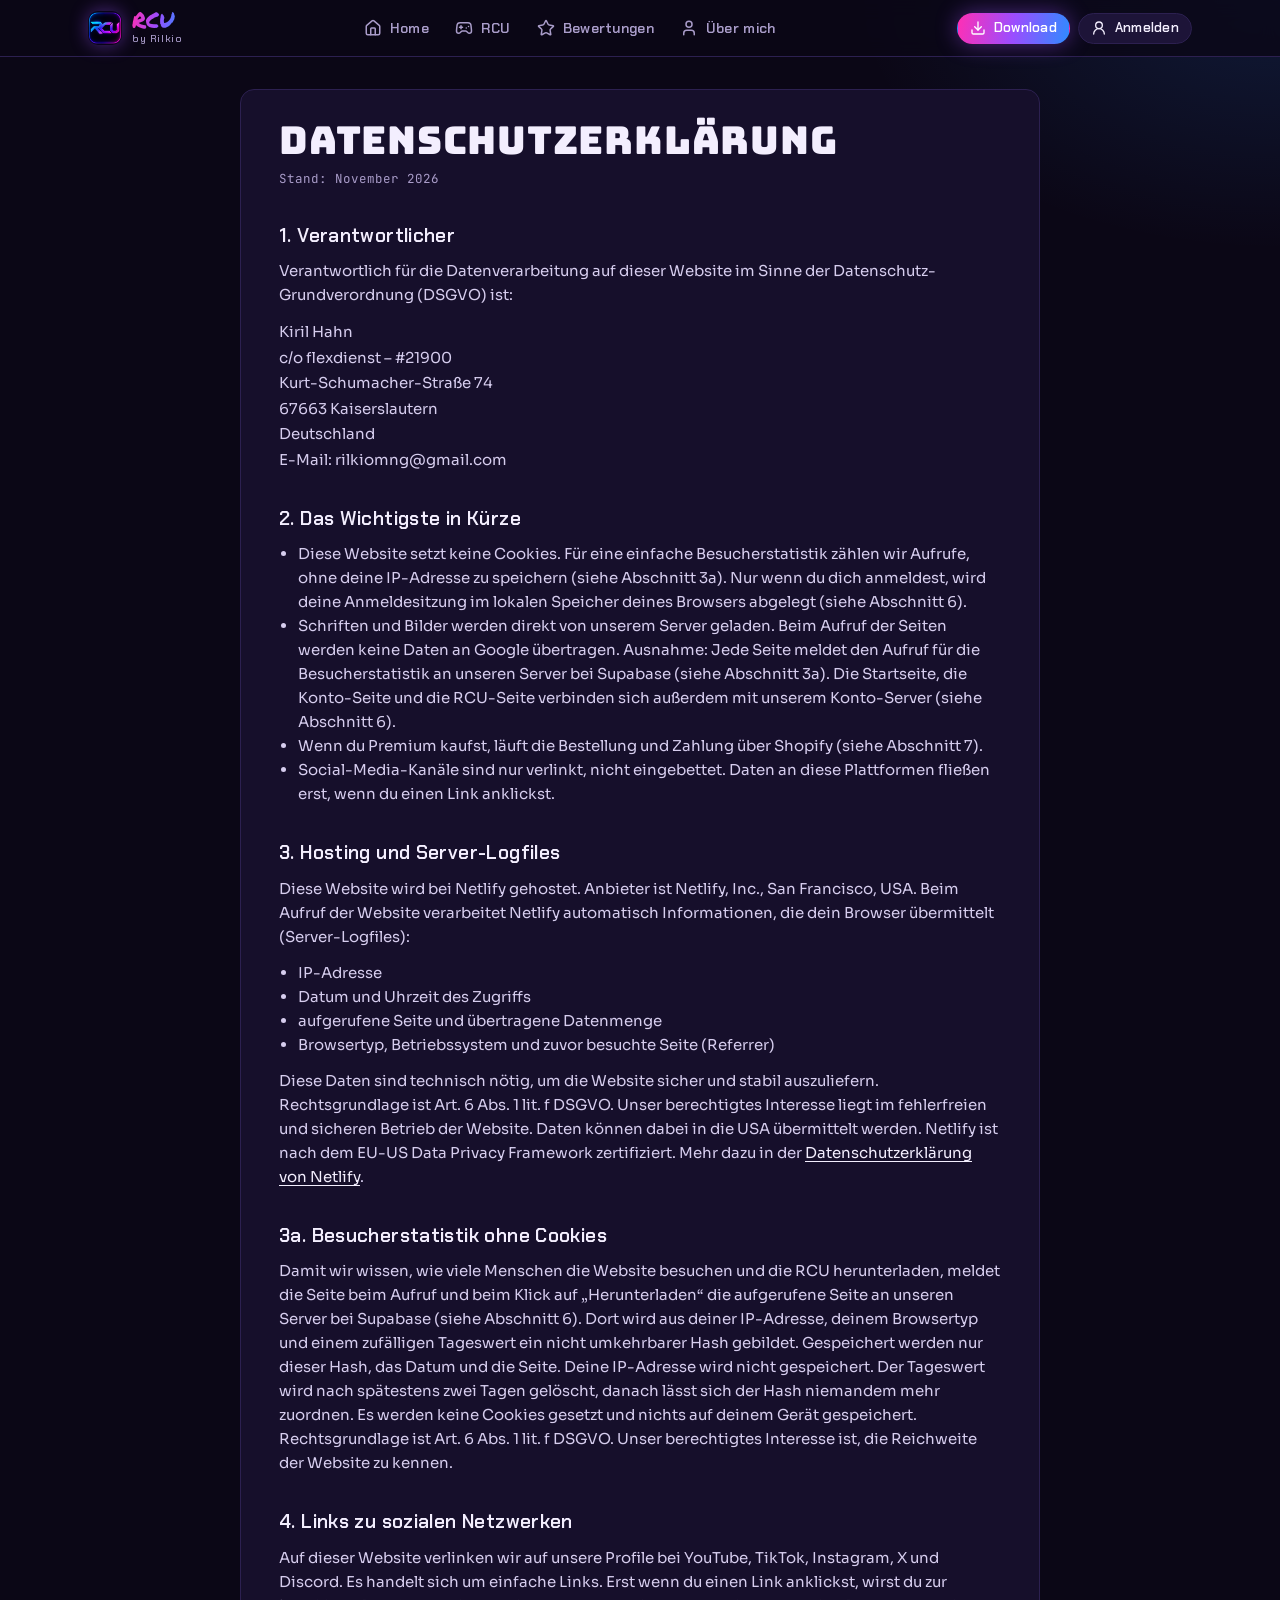
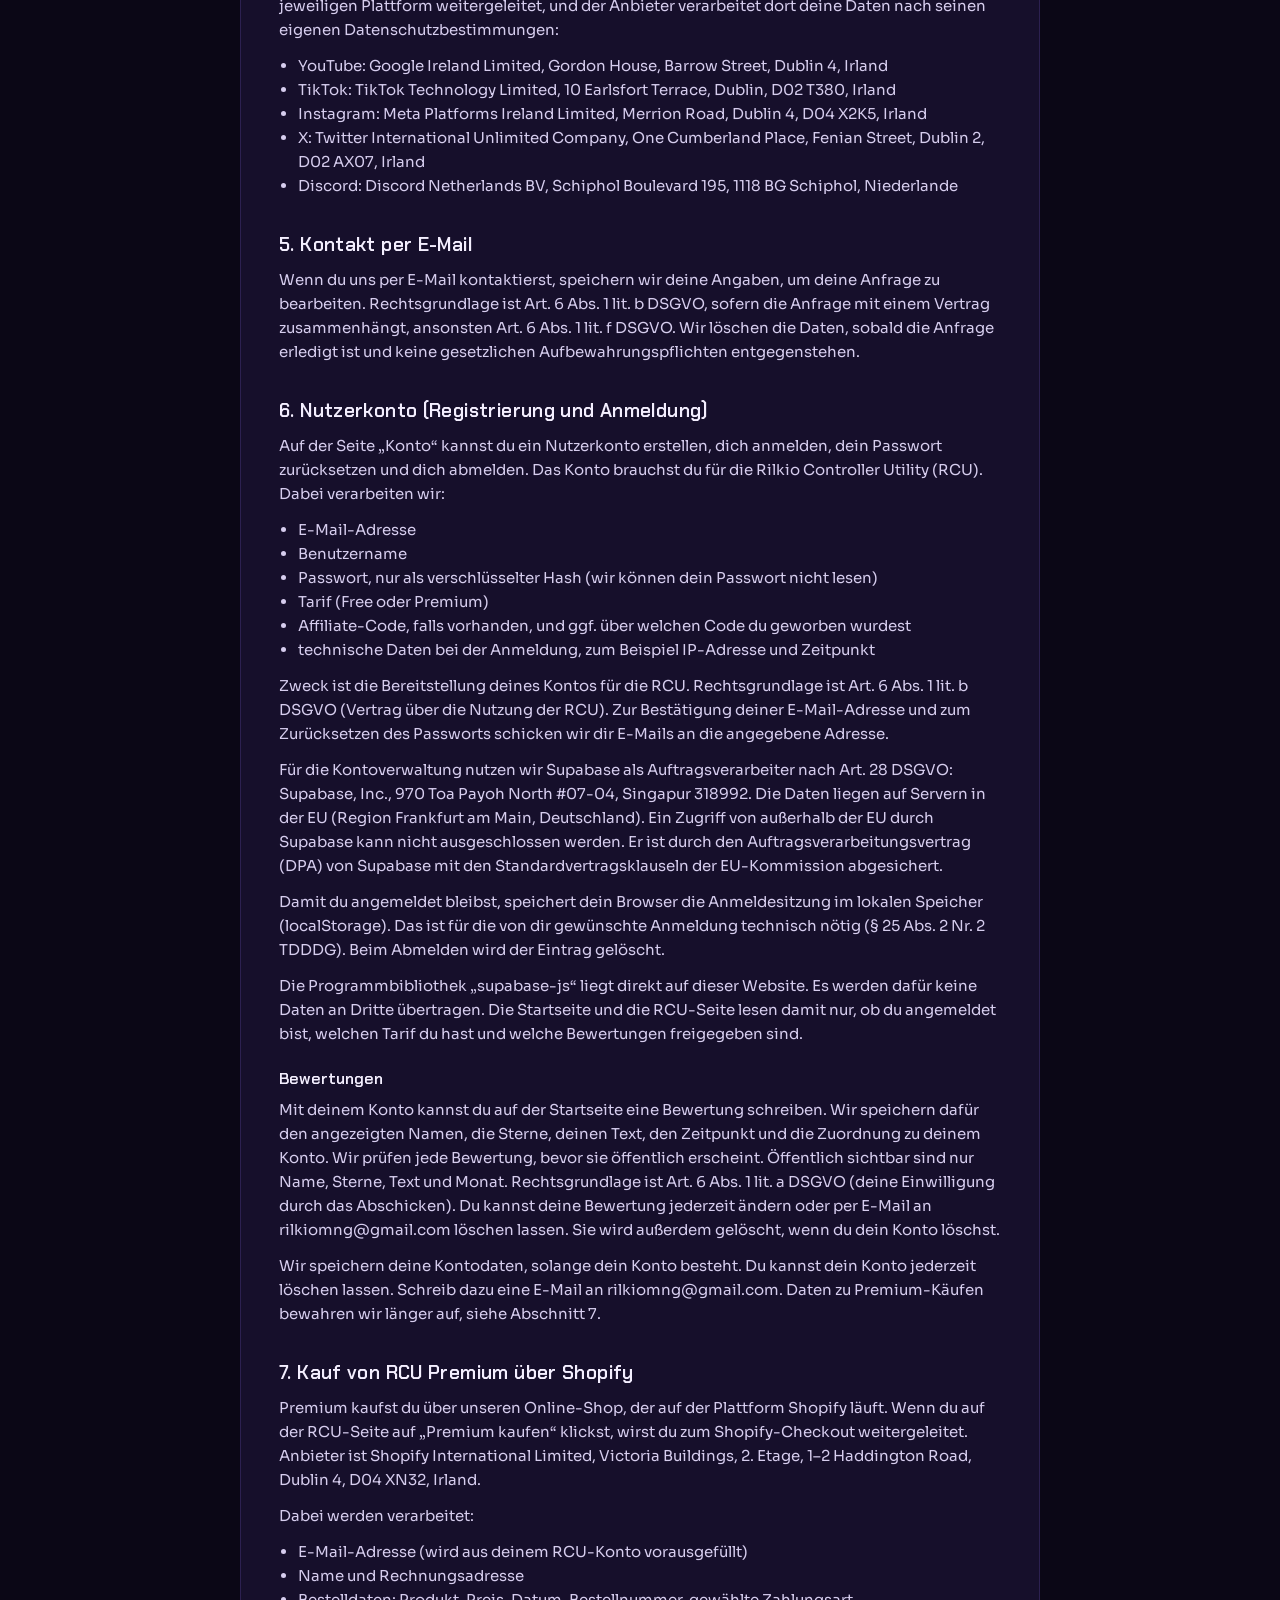
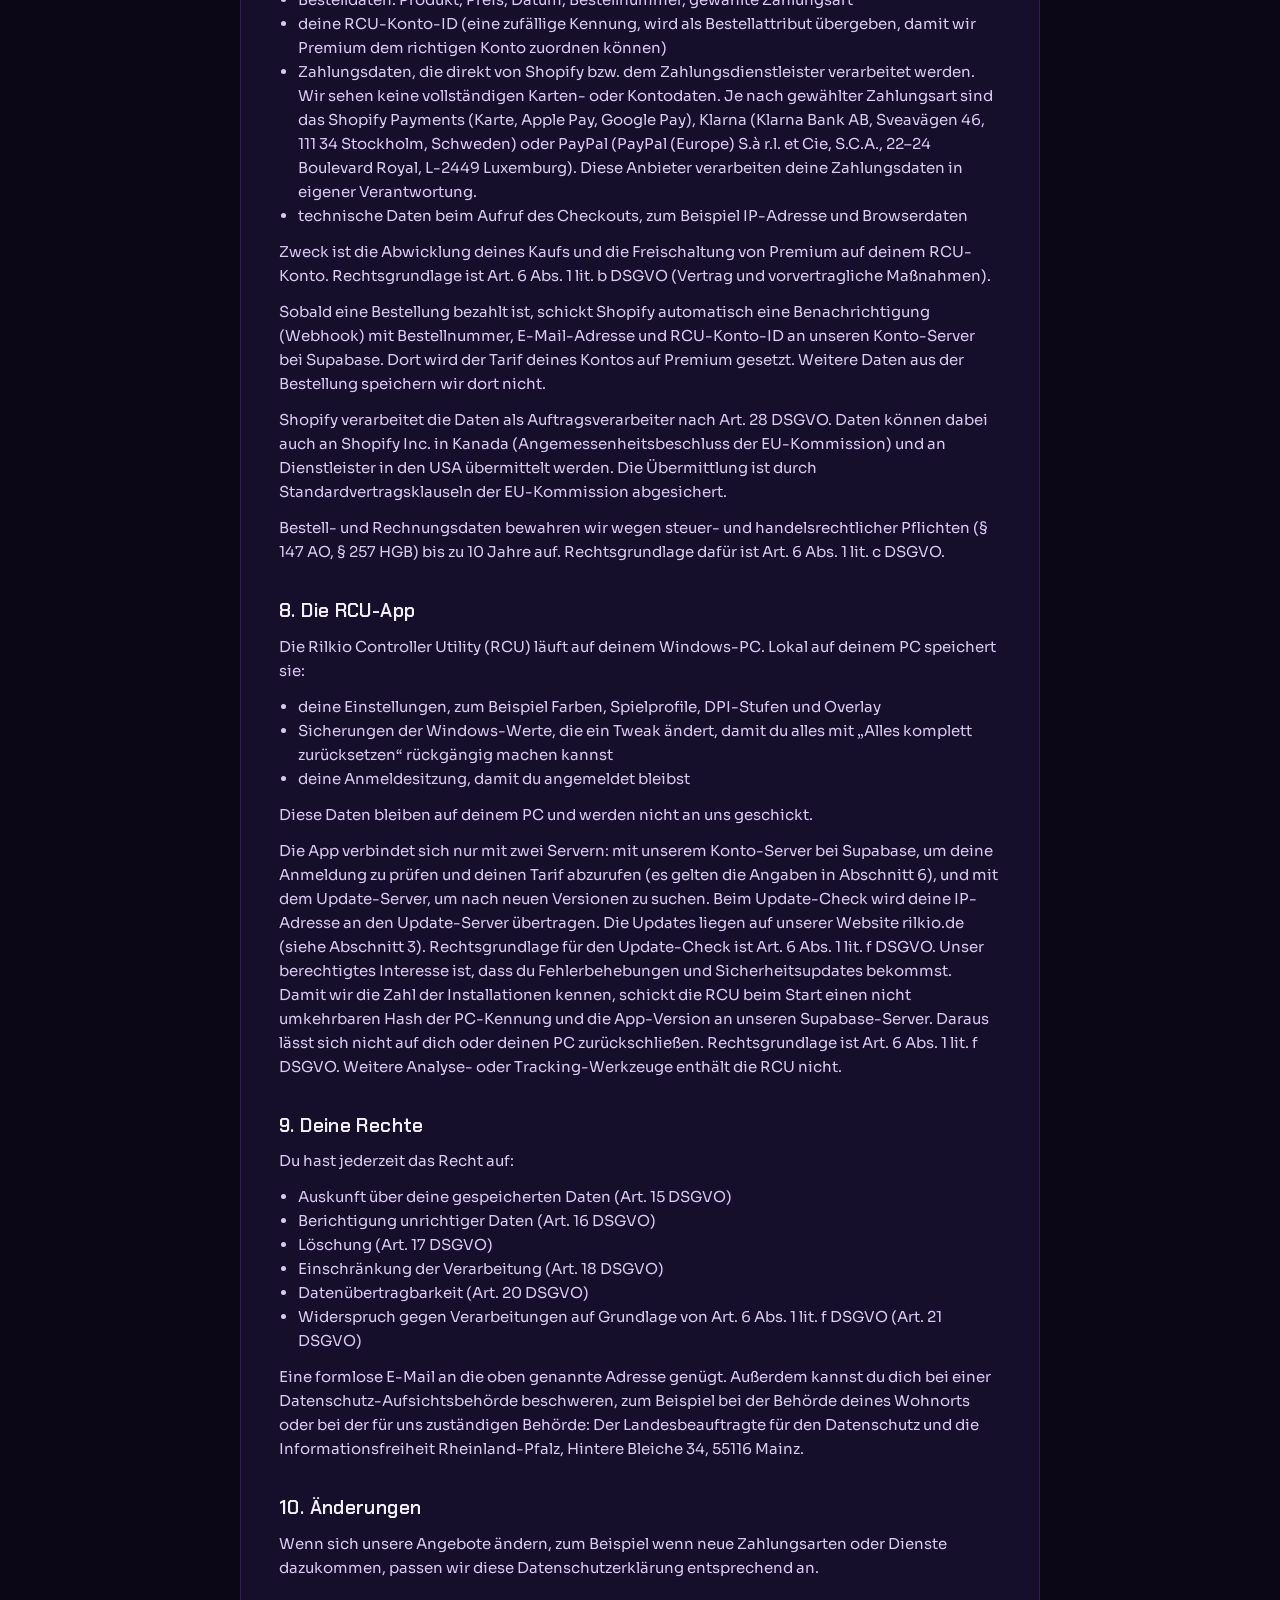
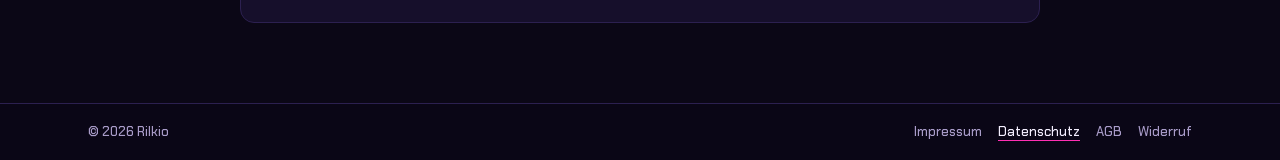
<file: datenschutz.html>
<!doctype html>
<html lang="de">
<head>
  <meta charset="utf-8">
  <meta name="viewport" content="width=device-width, initial-scale=1, viewport-fit=cover">
  <title>Datenschutz · Rilkio</title>
  <link rel="canonical" href="https://rilkio.de/datenschutz">
  <link rel="icon" href="img/rcu.png">
  <link rel="stylesheet" href="css/fonts.css">
  <link rel="stylesheet" href="css/style.css">
</head>
<body>
  <header class="topbar">
    <div class="wrap topbar-in">
      <a class="side-brand" href="./"><img src="img/rcu.png" alt="" width="34" height="34"><span><b>RCU</b><small>by Rilkio</small></span></a>
      <nav class="nav" aria-label="Hauptmenü">
        <a class="nav-btn" href="./"><svg viewBox="0 0 24 24" fill="none" stroke="currentColor" stroke-width="2" stroke-linecap="round" stroke-linejoin="round" aria-hidden="true"><path d="M15 21v-8a1 1 0 0 0-1-1h-4a1 1 0 0 0-1 1v8"/><path d="M3 10a2 2 0 0 1 .709-1.528l7-5.999a2 2 0 0 1 2.582 0l7 5.999A2 2 0 0 1 21 10v9a2 2 0 0 1-2 2H5a2 2 0 0 1-2-2z"/></svg><span>Home</span></a>
        <a class="nav-btn" href="rcu"><svg viewBox="0 0 24 24" fill="none" stroke="currentColor" stroke-width="2" stroke-linecap="round" stroke-linejoin="round" aria-hidden="true"><path d="M6 11h4M8 9v4M15 12h.01M18 10h.01"/><path d="M17.32 5H6.68a4 4 0 0 0-3.978 3.59C2.604 9.416 2 14.456 2 16a3 3 0 0 0 3 3c1 0 1.5-.5 2-1l1.414-1.414A2 2 0 0 1 9.828 16h4.344a2 2 0 0 1 1.414.586L17 18c.5.5 1 1 2 1a3 3 0 0 0 3-3c0-1.545-.604-6.584-.685-7.258A4 4 0 0 0 17.32 5z"/></svg><span>RCU</span></a>
        <a class="nav-btn" href="./#bewertungen"><svg viewBox="0 0 24 24" fill="none" stroke="currentColor" stroke-width="2" stroke-linecap="round" stroke-linejoin="round" aria-hidden="true"><path d="M11.525 2.295a.53.53 0 0 1 .95 0l2.31 4.679a2.123 2.123 0 0 0 1.595 1.16l5.166.756a.53.53 0 0 1 .294.904l-3.736 3.638a2.123 2.123 0 0 0-.611 1.878l.882 5.14a.53.53 0 0 1-.771.56l-4.618-2.428a2.122 2.122 0 0 0-1.973 0L6.396 21.01a.53.53 0 0 1-.77-.56l.881-5.139a2.122 2.122 0 0 0-.611-1.879L2.16 9.795a.53.53 0 0 1 .294-.906l5.165-.755a2.122 2.122 0 0 0 1.597-1.160z"/></svg><span>Bewertungen</span></a>
        <a class="nav-btn" href="./#rilkio"><svg viewBox="0 0 24 24" fill="none" stroke="currentColor" stroke-width="2" stroke-linecap="round" stroke-linejoin="round" aria-hidden="true"><path d="M19 21v-2a4 4 0 0 0-4-4H9a4 4 0 0 0-4 4v2"/><circle cx="12" cy="7" r="4"/></svg><span>Über mich</span></a>
      </nav>
      <div class="top-actions">
        <a class="btn sm primary dl-btn" href="rcu#download" aria-label="Download"><svg viewBox="0 0 24 24" fill="none" stroke="currentColor" stroke-width="2" stroke-linecap="round" stroke-linejoin="round" aria-hidden="true"><path d="M12 15V3"/><path d="M21 15v4a2 2 0 0 1-2 2H5a2 2 0 0 1-2-2v-4"/><path d="m7 10 5 5 5-5"/></svg><span>Download</span></a>
        <a class="btn sm konto-btn" href="konto"><svg viewBox="0 0 24 24" fill="none" stroke="currentColor" stroke-width="2" stroke-linecap="round" stroke-linejoin="round" aria-hidden="true"><circle cx="12" cy="8" r="5"/><path d="M20 21a8 8 0 0 0-16 0"/></svg><span data-konto-link>Anmelden</span></a>
      </div>
    </div>
  </header>

  <main class="wrap legal">
<h1>Datenschutz&shy;erklärung</h1>
<p class="stand">Stand: November 2026</p>

<h2>1. Verantwortlicher</h2>
<p>Verantwortlich für die Datenverarbeitung auf dieser Website im Sinne der Datenschutz-Grundverordnung (DSGVO) ist:</p>
<address>
  Kiril Hahn<br>
  c/o flexdienst – #21900<br>
  Kurt-Schumacher-Straße 74<br>
  67663 Kaiserslautern<br>
  Deutschland<br>
  E-Mail: rilkiomng@gmail.com
</address>

<h2>2. Das Wichtigste in Kürze</h2>
<ul>
  <li>Diese Website setzt keine Cookies. Für eine einfache Besucherstatistik zählen wir Aufrufe, ohne deine IP-Adresse zu speichern (siehe Abschnitt 3a). Nur wenn du dich anmeldest, wird deine Anmeldesitzung im lokalen Speicher deines Browsers abgelegt (siehe Abschnitt 6).</li>
  <li>Schriften und Bilder werden direkt von unserem Server geladen. Beim Aufruf der Seiten werden keine Daten an Google übertragen. Ausnahme: Jede Seite meldet den Aufruf für die Besucherstatistik an unseren Server bei Supabase (siehe Abschnitt 3a). Die Startseite, die Konto-Seite und die RCU-Seite verbinden sich außerdem mit unserem Konto-Server (siehe Abschnitt 6).</li>
  <li>Wenn du Premium kaufst, läuft die Bestellung und Zahlung über Shopify (siehe Abschnitt 7).</li>
  <li>Social-Media-Kanäle sind nur verlinkt, nicht eingebettet. Daten an diese Plattformen fließen erst, wenn du einen Link anklickst.</li>
</ul>

<h2>3. Hosting und Server-Logfiles</h2>
<p>Diese Website wird bei Netlify gehostet. Anbieter ist Netlify, Inc., San Francisco, USA. Beim Aufruf der Website verarbeitet Netlify automatisch Informationen, die dein Browser übermittelt (Server-Logfiles):</p>
<ul>
  <li>IP-Adresse</li>
  <li>Datum und Uhrzeit des Zugriffs</li>
  <li>aufgerufene Seite und übertragene Datenmenge</li>
  <li>Browsertyp, Betriebssystem und zuvor besuchte Seite (Referrer)</li>
</ul>
<p>Diese Daten sind technisch nötig, um die Website sicher und stabil auszuliefern. Rechtsgrundlage ist Art. 6 Abs. 1 lit. f DSGVO. Unser berechtigtes Interesse liegt im fehlerfreien und sicheren Betrieb der Website. Daten können dabei in die USA übermittelt werden. Netlify ist nach dem EU-US Data Privacy Framework zertifiziert. Mehr dazu in der <a href="https://www.netlify.com/privacy/" target="_blank" rel="noopener">Datenschutzerklärung von Netlify</a>.</p>

<h2>3a. Besucherstatistik ohne Cookies</h2>
<p>Damit wir wissen, wie viele Menschen die Website besuchen und die RCU herunterladen, meldet die Seite beim Aufruf und beim Klick auf „Herunterladen“ die aufgerufene Seite an unseren Server bei Supabase (siehe Abschnitt 6). Dort wird aus deiner IP-Adresse, deinem Browsertyp und einem zufälligen Tageswert ein nicht umkehrbarer Hash gebildet. Gespeichert werden nur dieser Hash, das Datum und die Seite. Deine IP-Adresse wird nicht gespeichert. Der Tageswert wird nach spätestens zwei Tagen gelöscht, danach lässt sich der Hash niemandem mehr zuordnen. Es werden keine Cookies gesetzt und nichts auf deinem Gerät gespeichert. Rechtsgrundlage ist Art. 6 Abs. 1 lit. f DSGVO. Unser berechtigtes Interesse ist, die Reichweite der Website zu kennen.</p>

<h2>4. Links zu sozialen Netzwerken</h2>
<p>Auf dieser Website verlinken wir auf unsere Profile bei YouTube, TikTok, Instagram, X und Discord. Es handelt sich um einfache Links. Erst wenn du einen Link anklickst, wirst du zur jeweiligen Plattform weitergeleitet, und der Anbieter verarbeitet dort deine Daten nach seinen eigenen Datenschutzbestimmungen:</p>
<ul>
  <li>YouTube: Google Ireland Limited, Gordon House, Barrow Street, Dublin 4, Irland</li>
  <li>TikTok: TikTok Technology Limited, 10 Earlsfort Terrace, Dublin, D02 T380, Irland</li>
  <li>Instagram: Meta Platforms Ireland Limited, Merrion Road, Dublin 4, D04 X2K5, Irland</li>
  <li>X: Twitter International Unlimited Company, One Cumberland Place, Fenian Street, Dublin 2, D02 AX07, Irland</li>
  <li>Discord: Discord Netherlands BV, Schiphol Boulevard 195, 1118 BG Schiphol, Niederlande</li>
</ul>

<h2>5. Kontakt per E-Mail</h2>
<p>Wenn du uns per E-Mail kontaktierst, speichern wir deine Angaben, um deine Anfrage zu bearbeiten. Rechtsgrundlage ist Art. 6 Abs. 1 lit. b DSGVO, sofern die Anfrage mit einem Vertrag zusammenhängt, ansonsten Art. 6 Abs. 1 lit. f DSGVO. Wir löschen die Daten, sobald die Anfrage erledigt ist und keine gesetzlichen Aufbewahrungspflichten entgegenstehen.</p>

<h2>6. Nutzerkonto (Registrierung und Anmeldung)</h2>
<p>Auf der Seite „Konto“ kannst du ein Nutzerkonto erstellen, dich anmelden, dein Passwort zurücksetzen und dich abmelden. Das Konto brauchst du für die Rilkio Controller Utility (RCU). Dabei verarbeiten wir:</p>
<ul>
  <li>E-Mail-Adresse</li>
  <li>Benutzername</li>
  <li>Passwort, nur als verschlüsselter Hash (wir können dein Passwort nicht lesen)</li>
  <li>Tarif (Free oder Premium)</li>
  <li>Affiliate-Code, falls vorhanden, und ggf. über welchen Code du geworben wurdest</li>
  <li>technische Daten bei der Anmeldung, zum Beispiel IP-Adresse und Zeitpunkt</li>
</ul>
<p>Zweck ist die Bereitstellung deines Kontos für die RCU. Rechtsgrundlage ist Art. 6 Abs. 1 lit. b DSGVO (Vertrag über die Nutzung der RCU). Zur Bestätigung deiner E-Mail-Adresse und zum Zurücksetzen des Passworts schicken wir dir E-Mails an die angegebene Adresse.</p>
<p>Für die Kontoverwaltung nutzen wir Supabase als Auftragsverarbeiter nach Art. 28 DSGVO: Supabase, Inc., 970 Toa Payoh North #07-04, Singapur 318992. Die Daten liegen auf Servern in der EU (Region Frankfurt am Main, Deutschland). Ein Zugriff von außerhalb der EU durch Supabase kann nicht ausgeschlossen werden. Er ist durch den Auftragsverarbeitungsvertrag (DPA) von Supabase mit den Standardvertragsklauseln der EU-Kommission abgesichert.</p>
<p>Damit du angemeldet bleibst, speichert dein Browser die Anmeldesitzung im lokalen Speicher (localStorage). Das ist für die von dir gewünschte Anmeldung technisch nötig (§ 25 Abs. 2 Nr. 2 TDDDG). Beim Abmelden wird der Eintrag gelöscht.</p>
<p>Die Programmbibliothek „supabase-js“ liegt direkt auf dieser Website. Es werden dafür keine Daten an Dritte übertragen. Die Startseite und die RCU-Seite lesen damit nur, ob du angemeldet bist, welchen Tarif du hast und welche Bewertungen freigegeben sind.</p>
<h3>Bewertungen</h3>
<p>Mit deinem Konto kannst du auf der Startseite eine Bewertung schreiben. Wir speichern dafür den angezeigten Namen, die Sterne, deinen Text, den Zeitpunkt und die Zuordnung zu deinem Konto. Wir prüfen jede Bewertung, bevor sie öffentlich erscheint. Öffentlich sichtbar sind nur Name, Sterne, Text und Monat. Rechtsgrundlage ist Art. 6 Abs. 1 lit. a DSGVO (deine Einwilligung durch das Abschicken). Du kannst deine Bewertung jederzeit ändern oder per E-Mail an rilkiomng@gmail.com löschen lassen. Sie wird außerdem gelöscht, wenn du dein Konto löschst.</p>
<p>Wir speichern deine Kontodaten, solange dein Konto besteht. Du kannst dein Konto jederzeit löschen lassen. Schreib dazu eine E-Mail an rilkiomng@gmail.com. Daten zu Premium-Käufen bewahren wir länger auf, siehe Abschnitt 7.</p>

<h2>7. Kauf von RCU Premium über Shopify</h2>
<p>Premium kaufst du über unseren Online-Shop, der auf der Plattform Shopify läuft. Wenn du auf der RCU-Seite auf „Premium kaufen“ klickst, wirst du zum Shopify-Checkout weitergeleitet. Anbieter ist Shopify International Limited, Victoria Buildings, 2. Etage, 1–2 Haddington Road, Dublin 4, D04 XN32, Irland.</p>
<p>Dabei werden verarbeitet:</p>
<ul>
  <li>E-Mail-Adresse (wird aus deinem RCU-Konto vorausgefüllt)</li>
  <li>Name und Rechnungsadresse</li>
  <li>Bestelldaten: Produkt, Preis, Datum, Bestellnummer, gewählte Zahlungsart</li>
  <li>deine RCU-Konto-ID (eine zufällige Kennung, wird als Bestellattribut übergeben, damit wir Premium dem richtigen Konto zuordnen können)</li>
  <li>Zahlungsdaten, die direkt von Shopify bzw. dem Zahlungsdienstleister verarbeitet werden. Wir sehen keine vollständigen Karten- oder Kontodaten. Je nach gewählter Zahlungsart sind das Shopify Payments (Karte, Apple Pay, Google Pay), Klarna (Klarna Bank AB, Sveavägen 46, 111 34 Stockholm, Schweden) oder PayPal (PayPal (Europe) S.à r.l. et Cie, S.C.A., 22–24 Boulevard Royal, L-2449 Luxemburg). Diese Anbieter verarbeiten deine Zahlungsdaten in eigener Verantwortung.</li>
  <li>technische Daten beim Aufruf des Checkouts, zum Beispiel IP-Adresse und Browserdaten</li>
</ul>
<p>Zweck ist die Abwicklung deines Kaufs und die Freischaltung von Premium auf deinem RCU-Konto. Rechtsgrundlage ist Art. 6 Abs. 1 lit. b DSGVO (Vertrag und vorvertragliche Maßnahmen).</p>
<p>Sobald eine Bestellung bezahlt ist, schickt Shopify automatisch eine Benachrichtigung (Webhook) mit Bestellnummer, E-Mail-Adresse und RCU-Konto-ID an unseren Konto-Server bei Supabase. Dort wird der Tarif deines Kontos auf Premium gesetzt. Weitere Daten aus der Bestellung speichern wir dort nicht.</p>
<p>Shopify verarbeitet die Daten als Auftragsverarbeiter nach Art. 28 DSGVO. Daten können dabei auch an Shopify Inc. in Kanada (Angemessenheitsbeschluss der EU-Kommission) und an Dienstleister in den USA übermittelt werden. Die Übermittlung ist durch Standardvertragsklauseln der EU-Kommission abgesichert.</p>
<p>Bestell- und Rechnungsdaten bewahren wir wegen steuer- und handelsrechtlicher Pflichten (§ 147 AO, § 257 HGB) bis zu 10 Jahre auf. Rechtsgrundlage dafür ist Art. 6 Abs. 1 lit. c DSGVO.</p>

<h2>8. Die RCU-App</h2>
<p>Die Rilkio Controller Utility (RCU) läuft auf deinem Windows-PC. Lokal auf deinem PC speichert sie:</p>
<ul>
  <li>deine Einstellungen, zum Beispiel Farben, Spielprofile, DPI-Stufen und Overlay</li>
  <li>Sicherungen der Windows-Werte, die ein Tweak ändert, damit du alles mit „Alles komplett zurücksetzen“ rückgängig machen kannst</li>
  <li>deine Anmeldesitzung, damit du angemeldet bleibst</li>
</ul>
<p>Diese Daten bleiben auf deinem PC und werden nicht an uns geschickt.</p>
<p>Die App verbindet sich nur mit zwei Servern: mit unserem Konto-Server bei Supabase, um deine Anmeldung zu prüfen und deinen Tarif abzurufen (es gelten die Angaben in Abschnitt 6), und mit dem Update-Server, um nach neuen Versionen zu suchen. Beim Update-Check wird deine IP-Adresse an den Update-Server übertragen. Die Updates liegen auf unserer Website rilkio.de (siehe Abschnitt 3). Rechtsgrundlage für den Update-Check ist Art. 6 Abs. 1 lit. f DSGVO. Unser berechtigtes Interesse ist, dass du Fehlerbehebungen und Sicherheitsupdates bekommst. Damit wir die Zahl der Installationen kennen, schickt die RCU beim Start einen nicht umkehrbaren Hash der PC-Kennung und die App-Version an unseren Supabase-Server. Daraus lässt sich nicht auf dich oder deinen PC zurückschließen. Rechtsgrundlage ist Art. 6 Abs. 1 lit. f DSGVO. Weitere Analyse- oder Tracking-Werkzeuge enthält die RCU nicht.</p>

<h2>9. Deine Rechte</h2>
<p>Du hast jederzeit das Recht auf:</p>
<ul>
  <li>Auskunft über deine gespeicherten Daten (Art. 15 DSGVO)</li>
  <li>Berichtigung unrichtiger Daten (Art. 16 DSGVO)</li>
  <li>Löschung (Art. 17 DSGVO)</li>
  <li>Einschränkung der Verarbeitung (Art. 18 DSGVO)</li>
  <li>Datenübertragbarkeit (Art. 20 DSGVO)</li>
  <li>Widerspruch gegen Verarbeitungen auf Grundlage von Art. 6 Abs. 1 lit. f DSGVO (Art. 21 DSGVO)</li>
</ul>
<p>Eine formlose E-Mail an die oben genannte Adresse genügt. Außerdem kannst du dich bei einer Datenschutz-Aufsichtsbehörde beschweren, zum Beispiel bei der Behörde deines Wohnorts oder bei der für uns zuständigen Behörde: Der Landesbeauftragte für den Datenschutz und die Informationsfreiheit Rheinland-Pfalz, Hintere Bleiche 34, 55116 Mainz.</p>

<h2>10. Änderungen</h2>
<p>Wenn sich unsere Angebote ändern, zum Beispiel wenn neue Zahlungsarten oder Dienste dazukommen, passen wir diese Datenschutzerklärung entsprechend an.</p>
  </main>

  <footer class="site-footer">
    <div class="wrap">
      <span>© 2026 Rilkio</span>
      <nav class="legal-links" aria-label="Rechtliches">
        <a href="impressum">Impressum</a>
        <a href="datenschutz" aria-current="page">Datenschutz</a>
        <a href="agb">AGB</a>
        <a href="widerruf">Widerruf</a>
      </nav>
    </div>
  </footer>
  <script src="js/nav.js"></script>
</body>
</html>
</file>
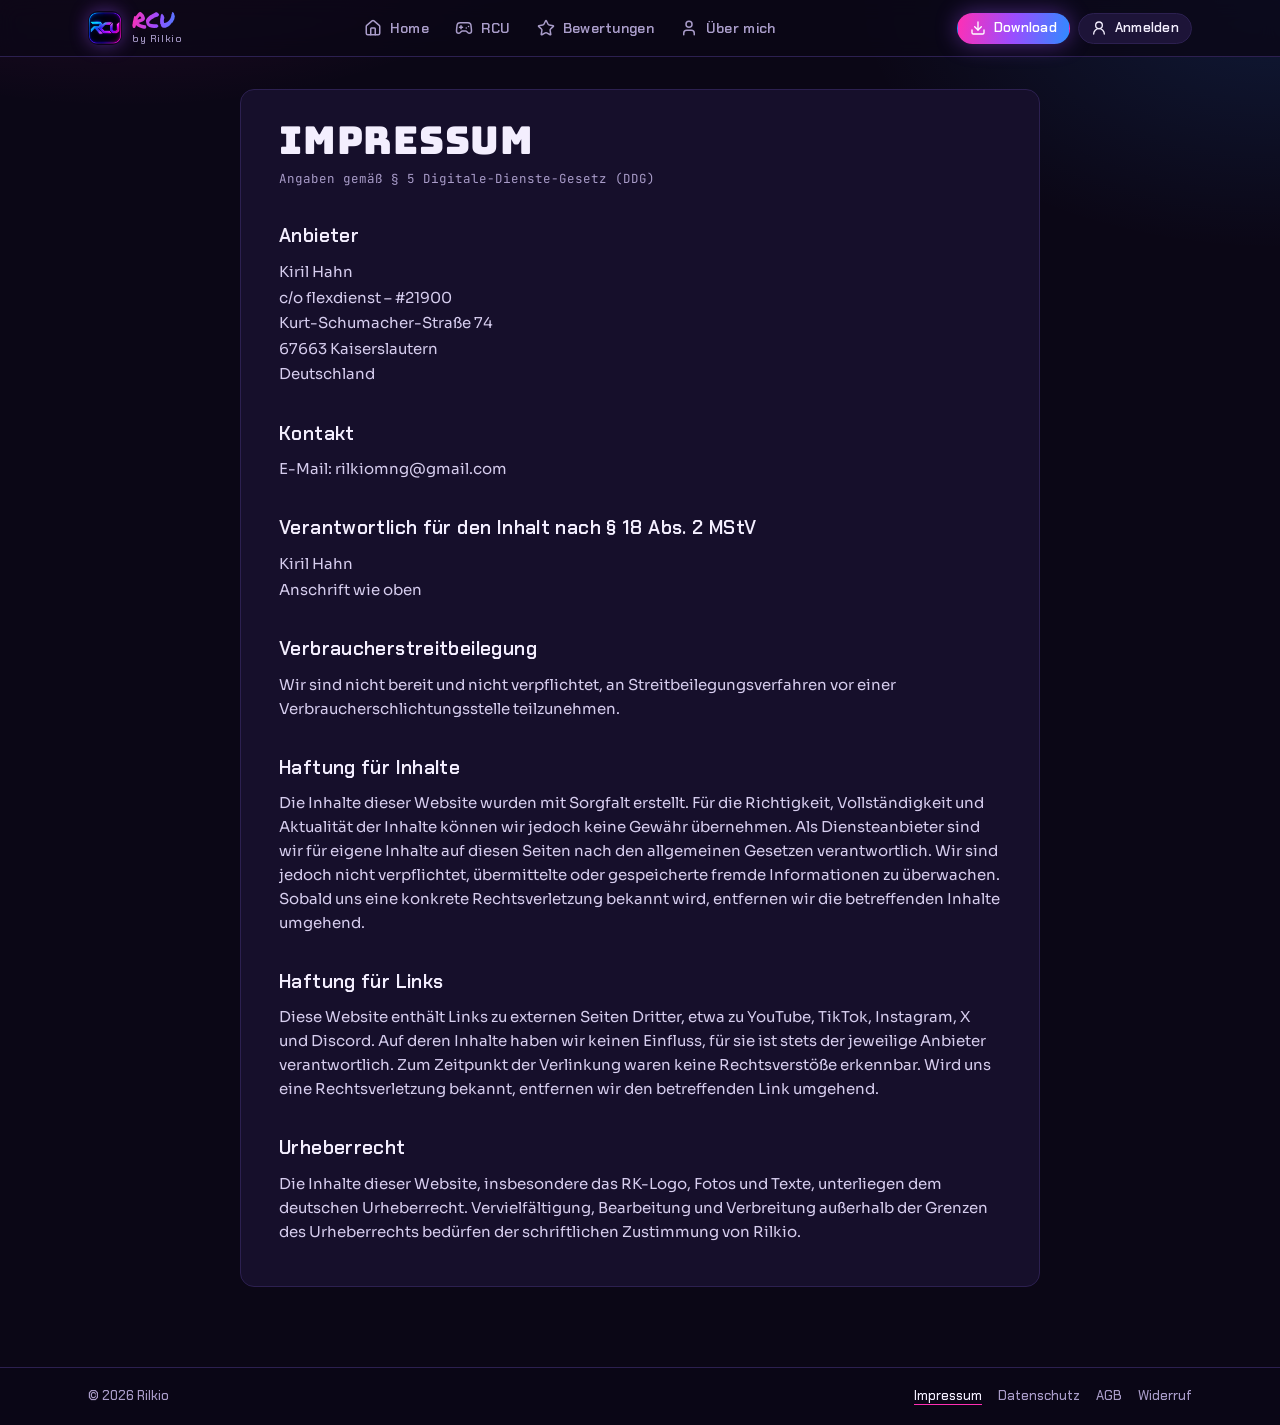
<file: impressum.html>
<!doctype html>
<html lang="de">
<head>
  <meta charset="utf-8">
  <meta name="viewport" content="width=device-width, initial-scale=1, viewport-fit=cover">
  <title>Impressum · Rilkio</title>
  <link rel="canonical" href="https://rilkio.de/impressum">
  <link rel="icon" href="img/rcu.png">
  <link rel="stylesheet" href="css/fonts.css">
  <link rel="stylesheet" href="css/style.css">
</head>
<body>
  <header class="topbar">
    <div class="wrap topbar-in">
      <a class="side-brand" href="./"><img src="img/rcu.png" alt="" width="34" height="34"><span><b>RCU</b><small>by Rilkio</small></span></a>
      <nav class="nav" aria-label="Hauptmenü">
        <a class="nav-btn" href="./"><svg viewBox="0 0 24 24" fill="none" stroke="currentColor" stroke-width="2" stroke-linecap="round" stroke-linejoin="round" aria-hidden="true"><path d="M15 21v-8a1 1 0 0 0-1-1h-4a1 1 0 0 0-1 1v8"/><path d="M3 10a2 2 0 0 1 .709-1.528l7-5.999a2 2 0 0 1 2.582 0l7 5.999A2 2 0 0 1 21 10v9a2 2 0 0 1-2 2H5a2 2 0 0 1-2-2z"/></svg><span>Home</span></a>
        <a class="nav-btn" href="rcu"><svg viewBox="0 0 24 24" fill="none" stroke="currentColor" stroke-width="2" stroke-linecap="round" stroke-linejoin="round" aria-hidden="true"><path d="M6 11h4M8 9v4M15 12h.01M18 10h.01"/><path d="M17.32 5H6.68a4 4 0 0 0-3.978 3.59C2.604 9.416 2 14.456 2 16a3 3 0 0 0 3 3c1 0 1.5-.5 2-1l1.414-1.414A2 2 0 0 1 9.828 16h4.344a2 2 0 0 1 1.414.586L17 18c.5.5 1 1 2 1a3 3 0 0 0 3-3c0-1.545-.604-6.584-.685-7.258A4 4 0 0 0 17.32 5z"/></svg><span>RCU</span></a>
        <a class="nav-btn" href="./#bewertungen"><svg viewBox="0 0 24 24" fill="none" stroke="currentColor" stroke-width="2" stroke-linecap="round" stroke-linejoin="round" aria-hidden="true"><path d="M11.525 2.295a.53.53 0 0 1 .95 0l2.31 4.679a2.123 2.123 0 0 0 1.595 1.16l5.166.756a.53.53 0 0 1 .294.904l-3.736 3.638a2.123 2.123 0 0 0-.611 1.878l.882 5.14a.53.53 0 0 1-.771.56l-4.618-2.428a2.122 2.122 0 0 0-1.973 0L6.396 21.01a.53.53 0 0 1-.77-.56l.881-5.139a2.122 2.122 0 0 0-.611-1.879L2.16 9.795a.53.53 0 0 1 .294-.906l5.165-.755a2.122 2.122 0 0 0 1.597-1.160z"/></svg><span>Bewertungen</span></a>
        <a class="nav-btn" href="./#rilkio"><svg viewBox="0 0 24 24" fill="none" stroke="currentColor" stroke-width="2" stroke-linecap="round" stroke-linejoin="round" aria-hidden="true"><path d="M19 21v-2a4 4 0 0 0-4-4H9a4 4 0 0 0-4 4v2"/><circle cx="12" cy="7" r="4"/></svg><span>Über mich</span></a>
      </nav>
      <div class="top-actions">
        <a class="btn sm primary dl-btn" href="rcu#download" aria-label="Download"><svg viewBox="0 0 24 24" fill="none" stroke="currentColor" stroke-width="2" stroke-linecap="round" stroke-linejoin="round" aria-hidden="true"><path d="M12 15V3"/><path d="M21 15v4a2 2 0 0 1-2 2H5a2 2 0 0 1-2-2v-4"/><path d="m7 10 5 5 5-5"/></svg><span>Download</span></a>
        <a class="btn sm konto-btn" href="konto"><svg viewBox="0 0 24 24" fill="none" stroke="currentColor" stroke-width="2" stroke-linecap="round" stroke-linejoin="round" aria-hidden="true"><circle cx="12" cy="8" r="5"/><path d="M20 21a8 8 0 0 0-16 0"/></svg><span data-konto-link>Anmelden</span></a>
      </div>
    </div>
  </header>

  <main class="wrap legal">
<h1>Impressum</h1>
<p class="stand">Angaben gemäß § 5 Digitale-Dienste-Gesetz (DDG)</p>

<h2>Anbieter</h2>
<address>
  Kiril Hahn<br>
  c/o flexdienst – #21900<br>
  Kurt-Schumacher-Straße 74<br>
  67663 Kaiserslautern<br>
  Deutschland
</address>

<h2>Kontakt</h2>
<p>E-Mail: rilkiomng@gmail.com</p>

<h2>Verantwortlich für den Inhalt nach § 18 Abs. 2 MStV</h2>
<address>
  Kiril Hahn<br>
  Anschrift wie oben
</address>

<h2>Verbraucherstreitbeilegung</h2>
<p>Wir sind nicht bereit und nicht verpflichtet, an Streitbeilegungsverfahren vor einer Verbraucherschlichtungsstelle teilzunehmen.</p>

<h2>Haftung für Inhalte</h2>
<p>Die Inhalte dieser Website wurden mit Sorgfalt erstellt. Für die Richtigkeit, Vollständigkeit und Aktualität der Inhalte können wir jedoch keine Gewähr übernehmen. Als Diensteanbieter sind wir für eigene Inhalte auf diesen Seiten nach den allgemeinen Gesetzen verantwortlich. Wir sind jedoch nicht verpflichtet, übermittelte oder gespeicherte fremde Informationen zu überwachen. Sobald uns eine konkrete Rechtsverletzung bekannt wird, entfernen wir die betreffenden Inhalte umgehend.</p>

<h2>Haftung für Links</h2>
<p>Diese Website enthält Links zu externen Seiten Dritter, etwa zu YouTube, TikTok, Instagram, X und Discord. Auf deren Inhalte haben wir keinen Einfluss, für sie ist stets der jeweilige Anbieter verantwortlich. Zum Zeitpunkt der Verlinkung waren keine Rechtsverstöße erkennbar. Wird uns eine Rechtsverletzung bekannt, entfernen wir den betreffenden Link umgehend.</p>

<h2>Urheberrecht</h2>
<p>Die Inhalte dieser Website, insbesondere das RK-Logo, Fotos und Texte, unterliegen dem deutschen Urheberrecht. Vervielfältigung, Bearbeitung und Verbreitung außerhalb der Grenzen des Urheberrechts bedürfen der schriftlichen Zustimmung von Rilkio.</p>
  </main>

  <footer class="site-footer">
    <div class="wrap">
      <span>© 2026 Rilkio</span>
      <nav class="legal-links" aria-label="Rechtliches">
        <a href="impressum" aria-current="page">Impressum</a>
        <a href="datenschutz">Datenschutz</a>
        <a href="agb">AGB</a>
        <a href="widerruf">Widerruf</a>
      </nav>
    </div>
  </footer>
  <script src="js/nav.js"></script>
</body>
</html>
</file>
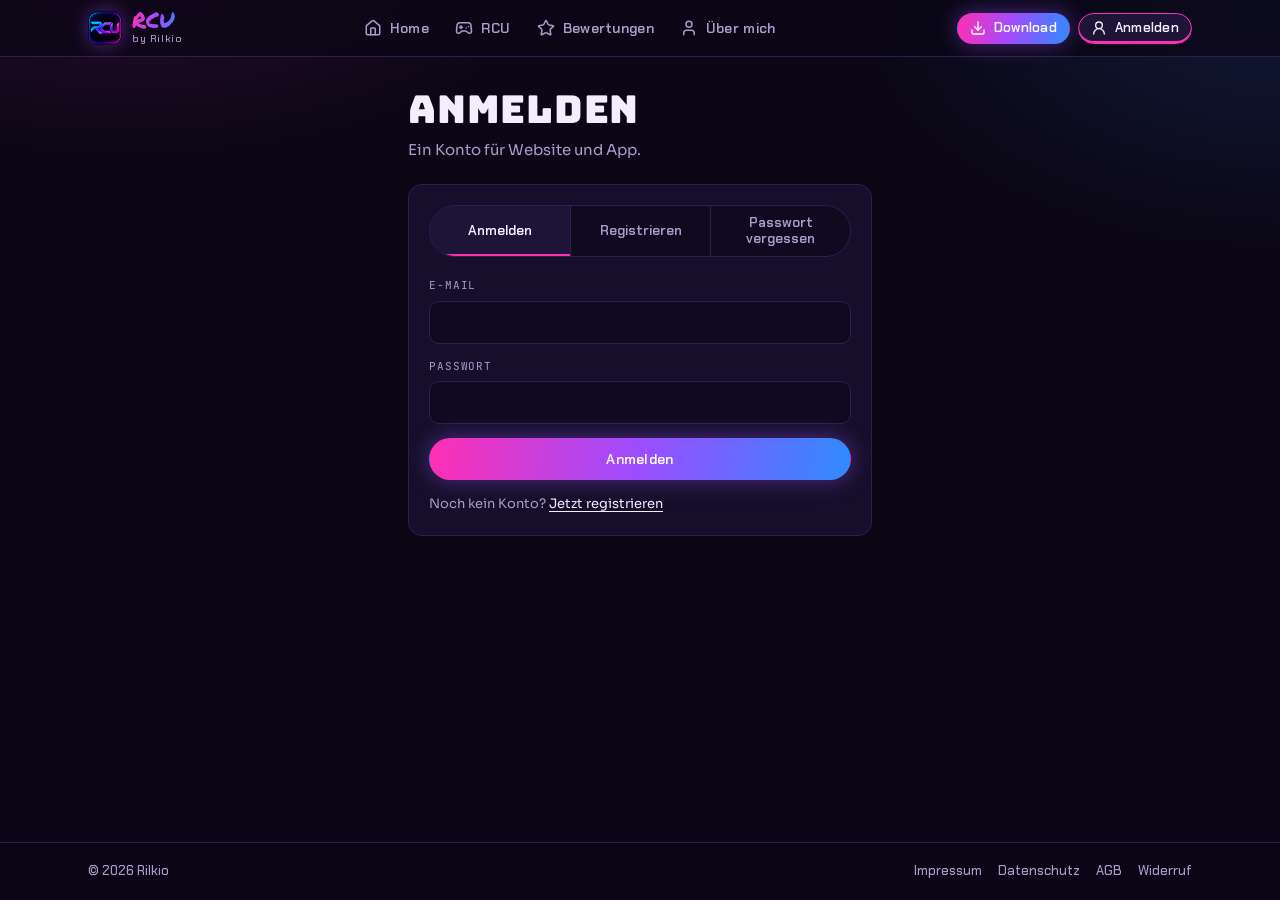
<file: konto.html>
<!doctype html>
<html lang="de">
<head>
  <meta charset="utf-8">
  <meta name="viewport" content="width=device-width, initial-scale=1, viewport-fit=cover">
  <title>Konto · Rilkio</title>
  <meta name="description" content="Anmelden oder registrieren für die Rilkio Controller Utility (RCU).">
  <link rel="canonical" href="https://rilkio.de/konto">
  <link rel="icon" href="img/rcu.png">
  <link rel="stylesheet" href="css/fonts.css">
  <link rel="stylesheet" href="css/style.css">
</head>
<body>
  <header class="topbar">
    <div class="wrap topbar-in">
      <a class="side-brand" href="./"><img src="img/rcu.png" alt="" width="34" height="34"><span><b>RCU</b><small>by Rilkio</small></span></a>
      <nav class="nav" aria-label="Hauptmenü">
        <a class="nav-btn" href="./"><svg viewBox="0 0 24 24" fill="none" stroke="currentColor" stroke-width="2" stroke-linecap="round" stroke-linejoin="round" aria-hidden="true"><path d="M15 21v-8a1 1 0 0 0-1-1h-4a1 1 0 0 0-1 1v8"/><path d="M3 10a2 2 0 0 1 .709-1.528l7-5.999a2 2 0 0 1 2.582 0l7 5.999A2 2 0 0 1 21 10v9a2 2 0 0 1-2 2H5a2 2 0 0 1-2-2z"/></svg><span>Home</span></a>
        <a class="nav-btn" href="rcu"><svg viewBox="0 0 24 24" fill="none" stroke="currentColor" stroke-width="2" stroke-linecap="round" stroke-linejoin="round" aria-hidden="true"><path d="M6 11h4M8 9v4M15 12h.01M18 10h.01"/><path d="M17.32 5H6.68a4 4 0 0 0-3.978 3.59C2.604 9.416 2 14.456 2 16a3 3 0 0 0 3 3c1 0 1.5-.5 2-1l1.414-1.414A2 2 0 0 1 9.828 16h4.344a2 2 0 0 1 1.414.586L17 18c.5.5 1 1 2 1a3 3 0 0 0 3-3c0-1.545-.604-6.584-.685-7.258A4 4 0 0 0 17.32 5z"/></svg><span>RCU</span></a>
        <a class="nav-btn" href="./#bewertungen"><svg viewBox="0 0 24 24" fill="none" stroke="currentColor" stroke-width="2" stroke-linecap="round" stroke-linejoin="round" aria-hidden="true"><path d="M11.525 2.295a.53.53 0 0 1 .95 0l2.31 4.679a2.123 2.123 0 0 0 1.595 1.16l5.166.756a.53.53 0 0 1 .294.904l-3.736 3.638a2.123 2.123 0 0 0-.611 1.878l.882 5.14a.53.53 0 0 1-.771.56l-4.618-2.428a2.122 2.122 0 0 0-1.973 0L6.396 21.01a.53.53 0 0 1-.77-.56l.881-5.139a2.122 2.122 0 0 0-.611-1.879L2.16 9.795a.53.53 0 0 1 .294-.906l5.165-.755a2.122 2.122 0 0 0 1.597-1.160z"/></svg><span>Bewertungen</span></a>
        <a class="nav-btn" href="./#rilkio"><svg viewBox="0 0 24 24" fill="none" stroke="currentColor" stroke-width="2" stroke-linecap="round" stroke-linejoin="round" aria-hidden="true"><path d="M19 21v-2a4 4 0 0 0-4-4H9a4 4 0 0 0-4 4v2"/><circle cx="12" cy="7" r="4"/></svg><span>Über mich</span></a>
      </nav>
      <div class="top-actions">
        <a class="btn sm primary dl-btn" href="rcu#download" aria-label="Download"><svg viewBox="0 0 24 24" fill="none" stroke="currentColor" stroke-width="2" stroke-linecap="round" stroke-linejoin="round" aria-hidden="true"><path d="M12 15V3"/><path d="M21 15v4a2 2 0 0 1-2 2H5a2 2 0 0 1-2-2v-4"/><path d="m7 10 5 5 5-5"/></svg><span>Download</span></a>
        <a class="btn sm konto-btn" href="konto" aria-current="page"><svg viewBox="0 0 24 24" fill="none" stroke="currentColor" stroke-width="2" stroke-linecap="round" stroke-linejoin="round" aria-hidden="true"><circle cx="12" cy="8" r="5"/><path d="M20 21a8 8 0 0 0-16 0"/></svg><span data-konto-link>Anmelden</span></a>
      </div>
    </div>
  </header>

  <main class="wrap konto">
    <h1 class="page-title" id="konto-titel">Dein Konto</h1>
    <p class="sub">Ein Konto für Website und App.</p>

    <p class="msg" id="msg" role="status" aria-live="polite" hidden></p>

    <!-- Nicht angemeldet: Anmelden / Registrieren / Passwort vergessen -->
    <section class="auth-card" id="auth" hidden>
      <div class="tabs" role="tablist" aria-label="Konto">
        <a role="tab" href="#anmelden" data-tab="anmelden">Anmelden</a>
        <a role="tab" href="#registrieren" data-tab="registrieren">Registrieren</a>
        <a role="tab" href="#passwort" data-tab="passwort">Passwort vergessen</a>
      </div>

      <form class="form" id="form-anmelden" data-panel="anmelden" novalidate>
        <label class="field"><span>E-Mail</span>
          <input type="email" name="email" autocomplete="email" required></label>
        <label class="field"><span>Passwort</span>
          <input type="password" name="password" autocomplete="current-password" required></label>
        <button class="btn primary" type="submit">Anmelden</button>
        <p class="form-foot">Noch kein Konto? <a href="#registrieren">Jetzt registrieren</a></p>
      </form>

      <form class="form" id="form-registrieren" data-panel="registrieren" novalidate hidden>
        <label class="field"><span>Benutzername</span>
          <input type="text" name="username" autocomplete="username" minlength="3" maxlength="24" required>
          <small>3 bis 24 Zeichen</small></label>
        <label class="field"><span>E-Mail</span>
          <input type="email" name="email" autocomplete="email" required></label>
        <label class="field"><span>Passwort</span>
          <input type="password" name="password" autocomplete="new-password" minlength="6" required>
          <small>Mindestens 6 Zeichen</small></label>
        <label class="field"><span>Passwort wiederholen</span>
          <input type="password" name="password2" autocomplete="new-password" minlength="6" required></label>
        <p class="form-legal">Mit der Registrierung akzeptierst du die <a href="agb">AGB</a>. Infos zu deinen Daten findest du in der <a href="datenschutz">Datenschutzerklärung</a>.</p>
        <button class="btn primary" type="submit">Konto erstellen</button>
      </form>

      <form class="form" id="form-passwort" data-panel="passwort" novalidate hidden>
        <p class="form-intro">Wir schicken dir einen Link für ein neues Passwort.</p>
        <label class="field"><span>E-Mail</span>
          <input type="email" name="email" autocomplete="email" required></label>
        <button class="btn primary" type="submit">Link senden</button>
      </form>
    </section>

    <!-- Nach Klick auf den Link aus der Passwort-Mail -->
    <section class="auth-card" id="neues-passwort" hidden>
      <h2>Neues Passwort festlegen</h2>
      <form class="form" id="form-neu" novalidate>
        <label class="field"><span>Neues Passwort</span>
          <input type="password" name="password" autocomplete="new-password" minlength="6" required></label>
        <label class="field"><span>Passwort wiederholen</span>
          <input type="password" name="password2" autocomplete="new-password" minlength="6" required></label>
        <button class="btn primary" type="submit">Passwort speichern</button>
      </form>
    </section>

    <!-- Angemeldet -->
    <section class="auth-card" id="profil" hidden>
      <dl class="details">
        <div><dt>E-Mail</dt><dd id="p-email">–</dd></div>
        <div><dt>Benutzername</dt><dd id="p-username">–</dd></div>
        <div><dt>Tarif</dt><dd><span class="badge" id="p-plan">Free</span></dd></div>
        <div id="p-aff-row" hidden><dt>Dein Affiliate-Code</dt><dd><code id="p-aff"></code></dd></div>
      </dl>
      <div class="premium-box" id="p-upgrade" hidden>
        <p>Premium: alle Funktionen für <span data-promo-text>29,99 €</span>.</p>
        <a class="btn primary sm" href="rcu#premium">Premium holen</a>
      </div>
      <div class="premium-box" id="p-active" hidden>
        <p>Danke! Zeigt die App noch Free? Einmal ab- und wieder anmelden.</p>
        <span class="pill ok">✓ Premium aktiv</span>
      </div>
      <div class="premium-box" id="p-discord" hidden>
        <p id="p-discord-text">Hol dir die Premium-Rolle auf dem RCU-Discord.</p>
        <button class="btn sm" type="button" id="p-discord-btn">Discord verbinden</button>
      </div>
      <div class="actions">
        <a class="btn" href="rcu">RCU herunterladen</a>
        <button class="btn" type="button" id="logout">Abmelden</button>
      </div>
      <p class="form-foot">Konto löschen? Schreib eine E-Mail an <a href="mailto:rilkiomng@gmail.com">rilkiomng@gmail.com</a>.</p>
    </section>

    <p class="loading" id="loading">Lade …</p>
  </main>

  <footer class="site-footer">
    <div class="wrap">
      <span>© 2026 Rilkio</span>
      <nav class="legal-links" aria-label="Rechtliches">
        <a href="impressum">Impressum</a>
        <a href="datenschutz">Datenschutz</a>
        <a href="agb">AGB</a>
        <a href="widerruf">Widerruf</a>
      </nav>
    </div>
  </footer>
  <script src="js/config.js"></script>
  <script src="js/promo.js"></script>
  <script src="js/vendor/supabase-2.45.4.js"></script>
  <script src="js/nav.js"></script>
  <script src="js/konto.js"></script>
</body>
</html>
</file>
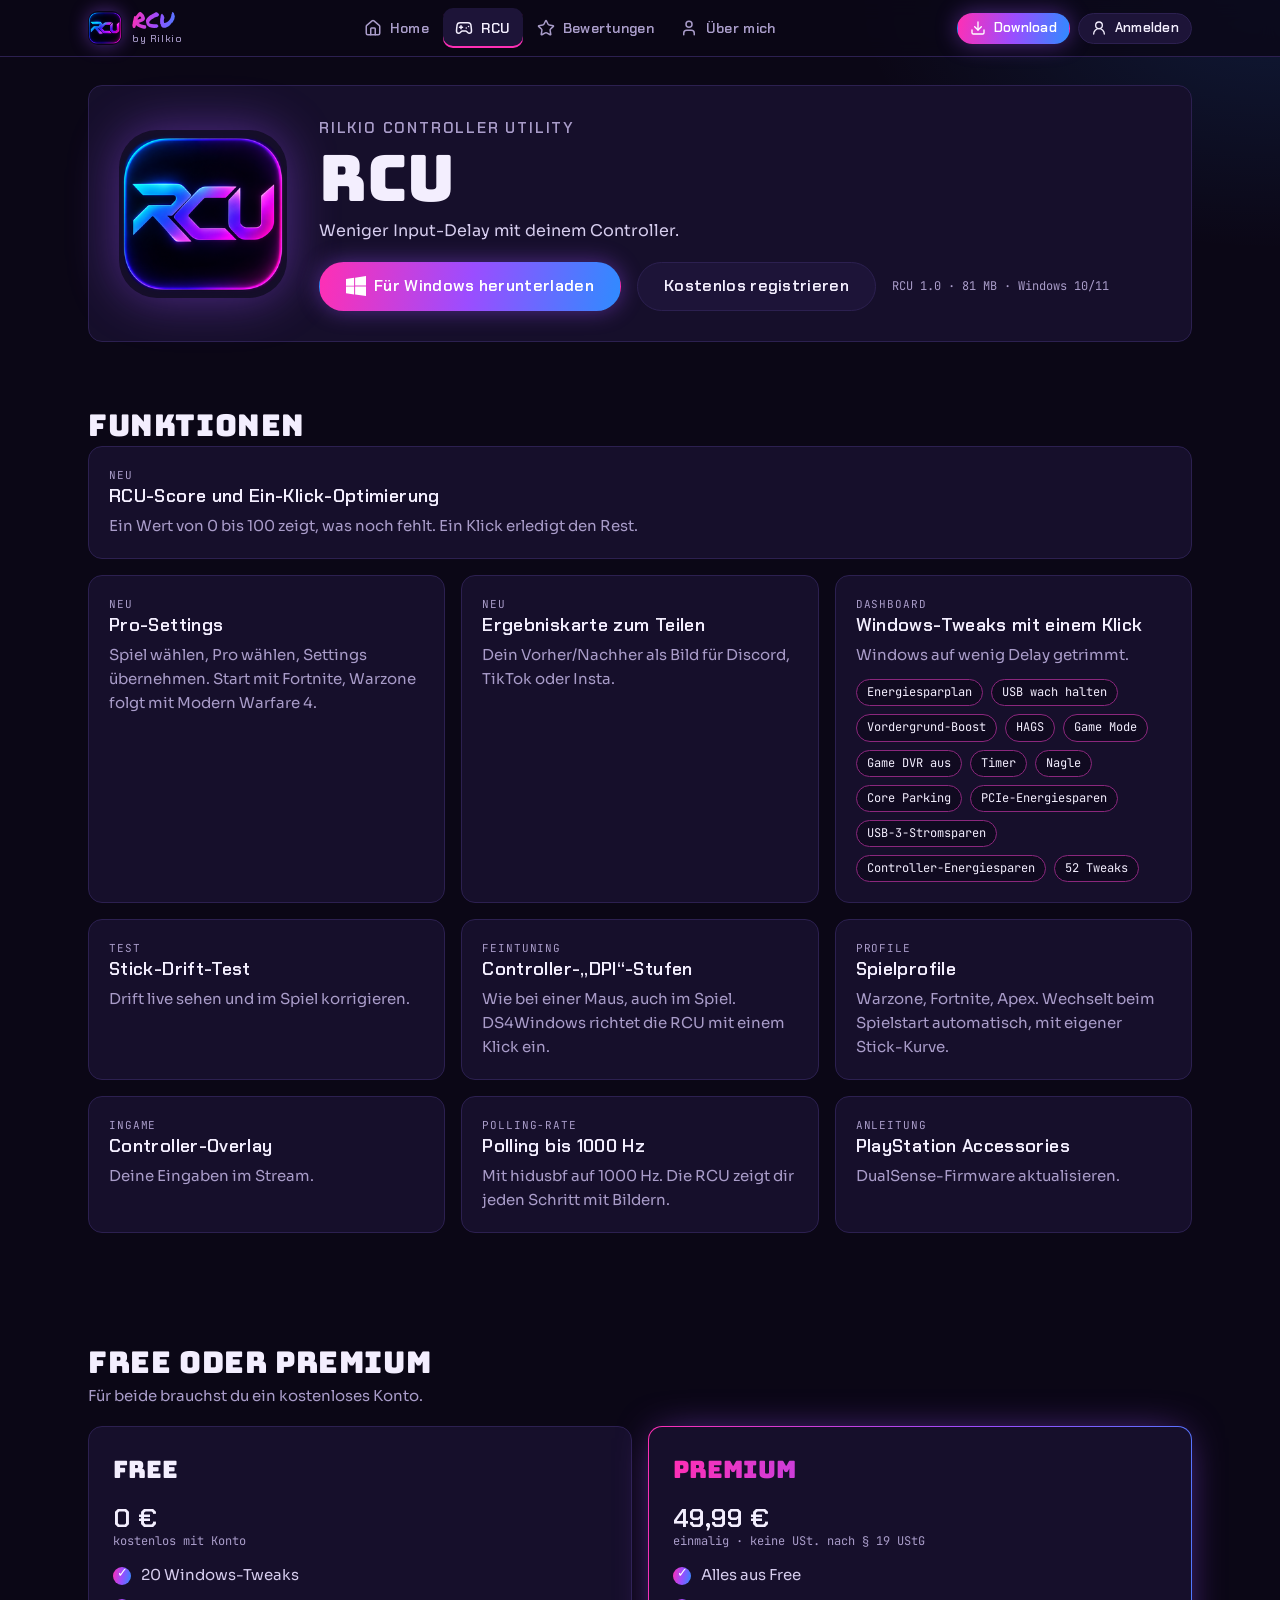
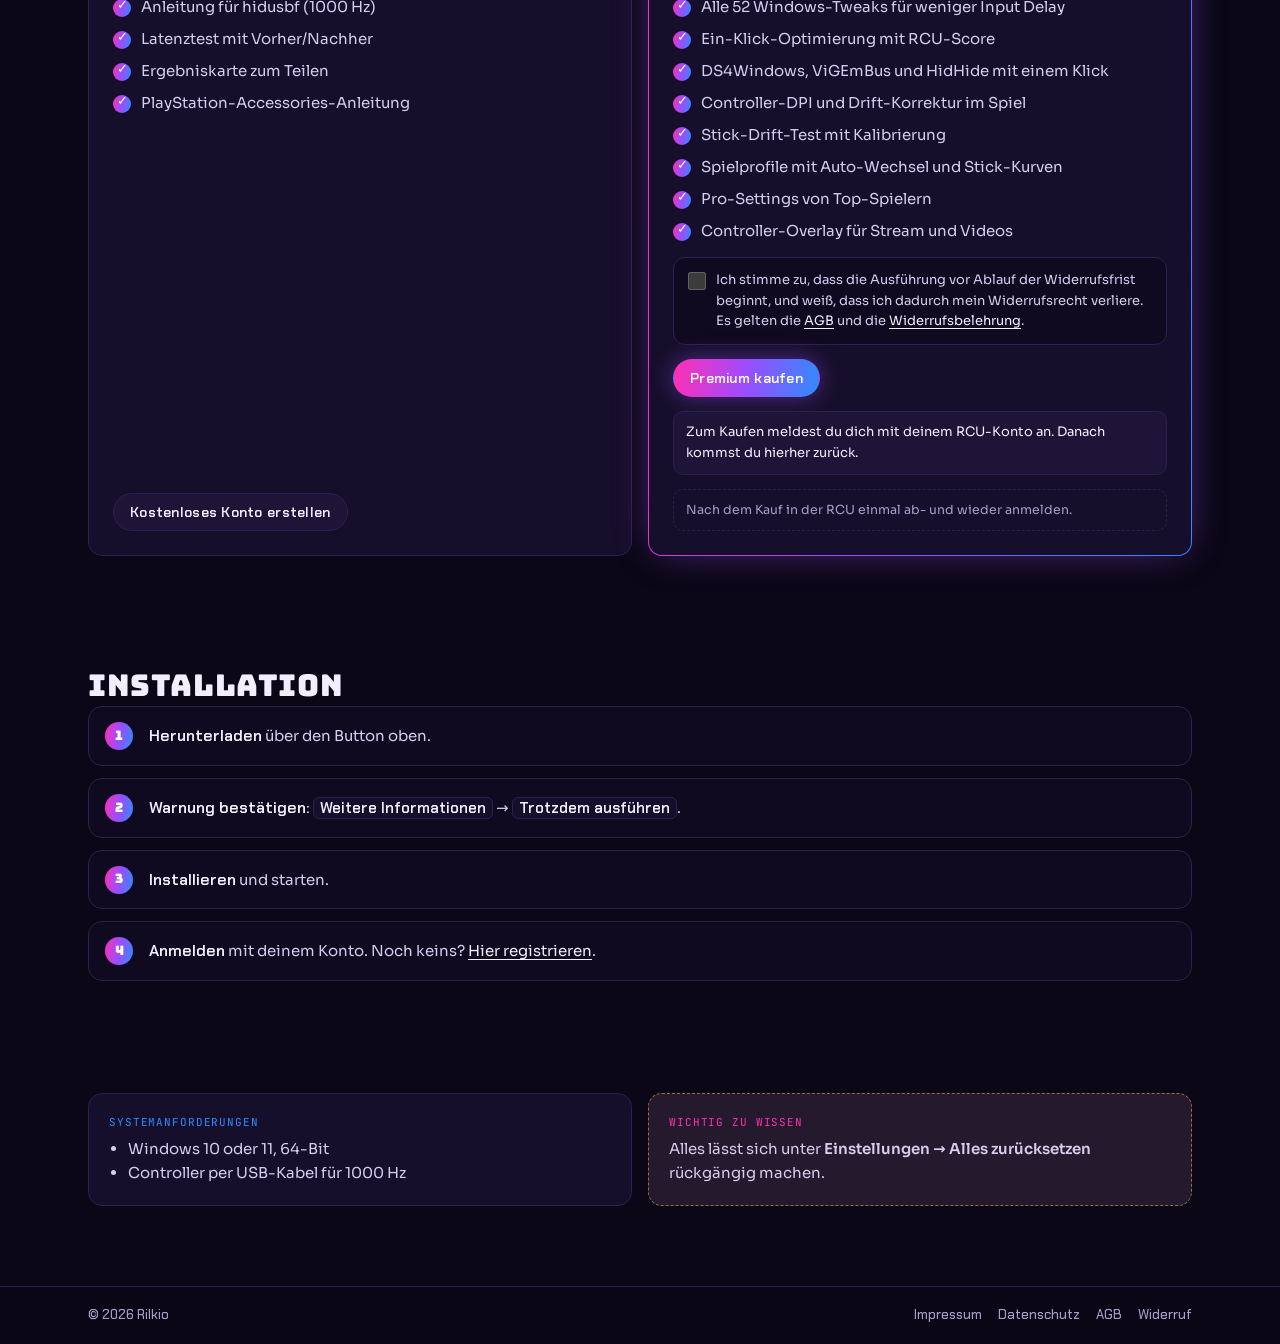
<file: rcu.html>
<!doctype html>
<html lang="de">
<head>
  <meta charset="utf-8">
  <meta name="viewport" content="width=device-width, initial-scale=1, viewport-fit=cover">
  <title>RCU Download · Rilkio Controller Utility für weniger Controller Input Delay</title>
  <meta name="description" content="RCU herunterladen: Windows-App für weniger Controller Input Delay. 52 Tweaks, Latenztest mit Polling Rate, Stick-Drift-Test, DPI und Overlay für PS5-, PS4- und Xbox-Controller.">
  <link rel="canonical" href="https://rilkio.de/rcu">
  <link rel="icon" href="img/rcu.png">
  <link rel="stylesheet" href="css/fonts.css">
  <link rel="stylesheet" href="css/style.css">
</head>
<body>
  <header class="topbar">
    <div class="wrap topbar-in">
      <a class="side-brand" href="./"><img src="img/rcu.png" alt="" width="34" height="34"><span><b>RCU</b><small>by Rilkio</small></span></a>
      <nav class="nav" aria-label="Hauptmenü">
        <a class="nav-btn" href="./"><svg viewBox="0 0 24 24" fill="none" stroke="currentColor" stroke-width="2" stroke-linecap="round" stroke-linejoin="round" aria-hidden="true"><path d="M15 21v-8a1 1 0 0 0-1-1h-4a1 1 0 0 0-1 1v8"/><path d="M3 10a2 2 0 0 1 .709-1.528l7-5.999a2 2 0 0 1 2.582 0l7 5.999A2 2 0 0 1 21 10v9a2 2 0 0 1-2 2H5a2 2 0 0 1-2-2z"/></svg><span>Home</span></a>
        <a class="nav-btn" href="rcu" aria-current="page"><svg viewBox="0 0 24 24" fill="none" stroke="currentColor" stroke-width="2" stroke-linecap="round" stroke-linejoin="round" aria-hidden="true"><path d="M6 11h4M8 9v4M15 12h.01M18 10h.01"/><path d="M17.32 5H6.68a4 4 0 0 0-3.978 3.59C2.604 9.416 2 14.456 2 16a3 3 0 0 0 3 3c1 0 1.5-.5 2-1l1.414-1.414A2 2 0 0 1 9.828 16h4.344a2 2 0 0 1 1.414.586L17 18c.5.5 1 1 2 1a3 3 0 0 0 3-3c0-1.545-.604-6.584-.685-7.258A4 4 0 0 0 17.32 5z"/></svg><span>RCU</span></a>
        <a class="nav-btn" href="./#bewertungen"><svg viewBox="0 0 24 24" fill="none" stroke="currentColor" stroke-width="2" stroke-linecap="round" stroke-linejoin="round" aria-hidden="true"><path d="M11.525 2.295a.53.53 0 0 1 .95 0l2.31 4.679a2.123 2.123 0 0 0 1.595 1.16l5.166.756a.53.53 0 0 1 .294.904l-3.736 3.638a2.123 2.123 0 0 0-.611 1.878l.882 5.14a.53.53 0 0 1-.771.56l-4.618-2.428a2.122 2.122 0 0 0-1.973 0L6.396 21.01a.53.53 0 0 1-.77-.56l.881-5.139a2.122 2.122 0 0 0-.611-1.879L2.16 9.795a.53.53 0 0 1 .294-.906l5.165-.755a2.122 2.122 0 0 0 1.597-1.160z"/></svg><span>Bewertungen</span></a>
        <a class="nav-btn" href="./#rilkio"><svg viewBox="0 0 24 24" fill="none" stroke="currentColor" stroke-width="2" stroke-linecap="round" stroke-linejoin="round" aria-hidden="true"><path d="M19 21v-2a4 4 0 0 0-4-4H9a4 4 0 0 0-4 4v2"/><circle cx="12" cy="7" r="4"/></svg><span>Über mich</span></a>
      </nav>
      <div class="top-actions">
        <a class="btn sm primary dl-btn" href="rcu#download" aria-label="Download"><svg viewBox="0 0 24 24" fill="none" stroke="currentColor" stroke-width="2" stroke-linecap="round" stroke-linejoin="round" aria-hidden="true"><path d="M12 15V3"/><path d="M21 15v4a2 2 0 0 1-2 2H5a2 2 0 0 1-2-2v-4"/><path d="m7 10 5 5 5-5"/></svg><span>Download</span></a>
        <a class="btn sm konto-btn" href="konto"><svg viewBox="0 0 24 24" fill="none" stroke="currentColor" stroke-width="2" stroke-linecap="round" stroke-linejoin="round" aria-hidden="true"><circle cx="12" cy="8" r="5"/><path d="M20 21a8 8 0 0 0-16 0"/></svg><span data-konto-link>Anmelden</span></a>
      </div>
    </div>
  </header>

  <main>
    <section class="wrap hero rcu-hero" id="download">
      <div class="card home-hero">
        <img class="rcu-logo" src="img/rcu.png" alt="RCU-Logo" width="256" height="256">
        <div>
          <p class="aka">Rilkio Controller Utility</p>
          <h1>RCU</h1>
          <p class="lead">Weniger Input-Delay mit deinem Controller.</p>
          <div class="cta">
            <a class="btn primary big" href="#" data-download aria-disabled="true">
              <svg viewBox="0 0 24 24" fill="currentColor" aria-hidden="true"><path d="M0 3.45 9.75 2.1v9.45H0zm10.95-1.5L24 0v11.4H10.95zM0 12.6h9.75v9.45L0 20.7zm10.95 0H24V24l-13.05-1.8z"/></svg>
              <span data-download-label>Für Windows herunterladen</span>
            </a>
            <a class="btn big" href="konto#registrieren">Kostenlos registrieren</a>
            <p class="cta-sub">RCU 1.0 · 81 MB · Windows 10/11</p>
          </div>
        </div>
      </div>
    </section>

    <section class="wrap section" aria-labelledby="funktionen-titel">
      <h2 id="funktionen-titel">Funktionen</h2>
            <ul class="features">
        <li class="feature" style="--c:var(--blue)">
          <p class="about-label">Neu</p>
          <h3>RCU-Score und Ein-Klick-Optimierung</h3>
          <p>Ein Wert von 0 bis 100 zeigt, was noch fehlt. Ein Klick erledigt den Rest.</p>
        </li>
        <li class="feature" style="--c:var(--pink)">
          <p class="about-label">Neu</p>
          <h3>Pro-Settings</h3>
          <p>Spiel wählen, Pro wählen, Settings übernehmen. Start mit Fortnite, Warzone folgt mit Modern Warfare 4.</p>
        </li>
        <li class="feature" style="--c:var(--violet)">
          <p class="about-label">Neu</p>
          <h3>Ergebniskarte zum Teilen</h3>
          <p>Dein Vorher/Nachher als Bild für Discord, TikTok oder Insta.</p>
        </li>
        <li class="feature" style="--c:var(--pink)">
          <p class="about-label">Dashboard</p>
          <h3>Windows-Tweaks mit einem Klick</h3>
          <p>Windows auf wenig Delay getrimmt.</p>
          <ul class="tags">
            <li>Energiesparplan</li><li>USB wach halten</li><li>Vordergrund-Boost</li><li>HAGS</li><li>Game Mode</li><li>Game DVR aus</li><li>Timer</li><li>Nagle</li><li>Core Parking</li><li>PCIe-Energiesparen</li><li>USB-3-Stromsparen</li><li>Controller-Energiesparen</li><li>52 Tweaks</li>
          </ul>
        </li>
        <li class="feature" style="--c:var(--violet)">
          <p class="about-label">Test</p>
          <h3>Stick-Drift-Test</h3>
          <p>Drift live sehen und im Spiel korrigieren.</p>
        </li>
        <li class="feature" style="--c:var(--blue)">
          <p class="about-label">Feintuning</p>
          <h3>Controller-„DPI“-Stufen</h3>
          <p>Wie bei einer Maus, auch im Spiel. DS4Windows richtet die RCU mit einem Klick ein.</p>
        </li>
        <li class="feature" style="--c:var(--pink)">
          <p class="about-label">Profile</p>
          <h3>Spielprofile</h3>
          <p>Warzone, Fortnite, Apex. Wechselt beim Spielstart automatisch, mit eigener Stick-Kurve.</p>
        </li>
        <li class="feature" style="--c:var(--violet)">
          <p class="about-label">Ingame</p>
          <h3>Controller-Overlay</h3>
          <p>Deine Eingaben im Stream.</p>
        </li>
        <li class="feature" style="--c:var(--blue)">
          <p class="about-label">Polling-Rate</p>
          <h3>Polling bis 1000 Hz</h3>
          <p>Mit hidusbf auf 1000 Hz. Die RCU zeigt dir jeden Schritt mit Bildern.</p>
        </li>
        <li class="feature" style="--c:var(--pink)">
          <p class="about-label">Anleitung</p>
          <h3>PlayStation Accessories</h3>
          <p>DualSense-Firmware aktualisieren.</p>
        </li>
      </ul>
    </section>

    <section class="wrap section" id="premium" aria-labelledby="tarife-titel">
      <h2 id="tarife-titel">Free oder Premium</h2>
      <p class="sub">Für beide brauchst du ein kostenloses Konto.</p>
      <div class="plans">
        <article class="plan">
          <p class="plan-name">Free</p>
          <p class="price">0 €<small>kostenlos mit Konto</small></p>
          <ul class="checks">
            <li>20 Windows-Tweaks</li>
            <li>Anleitung für hidusbf (1000 Hz)</li>
            <li>Latenztest mit Vorher/Nachher</li>
            <li>Ergebniskarte zum Teilen</li>
            <li>PlayStation-Accessories-Anleitung</li>
          </ul>
          <a class="btn" href="konto#registrieren">Kostenloses Konto erstellen</a>
        </article>
        <article class="plan plan-premium">
          <p class="plan-name">Premium</p>
          <p class="promo-badge" data-promo-badge hidden></p>
          <p class="price"><span data-premium-price>Preis folgt</span><small data-premium-price-sub>Bald verfügbar</small></p>
          <p class="promo-after" data-promo-after hidden></p>
          <ul class="checks">
            <li>Alles aus Free</li>
            <li>Alle 52 Windows-Tweaks für weniger Input Delay</li>
            <li>Ein-Klick-Optimierung mit RCU-Score</li>
            <li>DS4Windows, ViGEmBus und HidHide mit einem Klick</li>
            <li>Controller-DPI und Drift-Korrektur im Spiel</li>
            <li>Stick-Drift-Test mit Kalibrierung</li>
            <li>Spielprofile mit Auto-Wechsel und Stick-Kurven</li>
            <li>Pro-Settings von Top-Spielern</li>
            <li>Controller-Overlay für Stream und Videos</li>
          </ul>
          <label class="consent" id="premium-consent">
            <input type="checkbox" id="premium-agree" disabled>
            <span>Ich stimme zu, dass die Ausführung vor Ablauf der Widerrufsfrist beginnt, und weiß, dass ich dadurch mein Widerrufsrecht verliere. Es gelten die <a href="agb">AGB</a> und die <a href="widerruf">Widerrufsbelehrung</a>.</span>
          </label>
          <button class="btn primary" type="button" id="premium-btn" disabled>Bald verfügbar</button>
          <p class="plan-msg" id="premium-msg" role="status" aria-live="polite" hidden></p>
          <p class="plan-note">Nach dem Kauf in der RCU einmal ab- und wieder anmelden.</p>
        </article>
      </div>
    </section>

    <section class="wrap section" id="installation" aria-labelledby="install-titel">
      <h2 id="install-titel">Installation</h2>
      <ol class="steps">
        <li><strong>Herunterladen</strong> über den Button oben.</li>
        <li><strong>Warnung bestätigen:</strong> <em>Weitere Informationen</em> → <em>Trotzdem ausführen</em>.</li>
        <li><strong>Installieren</strong> und starten.</li>
        <li><strong>Anmelden</strong> mit deinem Konto. Noch keins? <a href="konto#registrieren">Hier registrieren</a>.</li>
      </ol>
    </section>

    <section class="wrap section two-col" aria-label="Systemanforderungen und Hinweis">
      <div class="about-card" style="--c:var(--blue)">
        <p class="about-label">Systemanforderungen</p>
        <ul class="plain">
          <li>Windows 10 oder 11, 64-Bit</li>
          <li>Controller per USB-Kabel für 1000 Hz</li>
        </ul>
      </div>
      <div class="about-card note" style="--c:var(--pink)">
        <p class="about-label">Wichtig zu wissen</p>
        <p>Alles lässt sich unter <strong>Einstellungen → Alles zurücksetzen</strong> rückgängig machen.</p>
      </div>
    </section>
  </main>

  <footer class="site-footer">
    <div class="wrap">
      <span>© 2026 Rilkio</span>
      <nav class="legal-links" aria-label="Rechtliches">
        <a href="impressum">Impressum</a>
        <a href="datenschutz">Datenschutz</a>
        <a href="agb">AGB</a>
        <a href="widerruf">Widerruf</a>
      </nav>
    </div>
  </footer>
  <script src="js/config.js"></script>
  <script src="js/download.js"></script>
  <script src="js/vendor/supabase-2.45.4.js"></script>
  <script src="js/nav.js"></script>
  <script src="js/promo.js"></script>
  <script src="js/premium.js"></script>
</body>
</html>
</file>
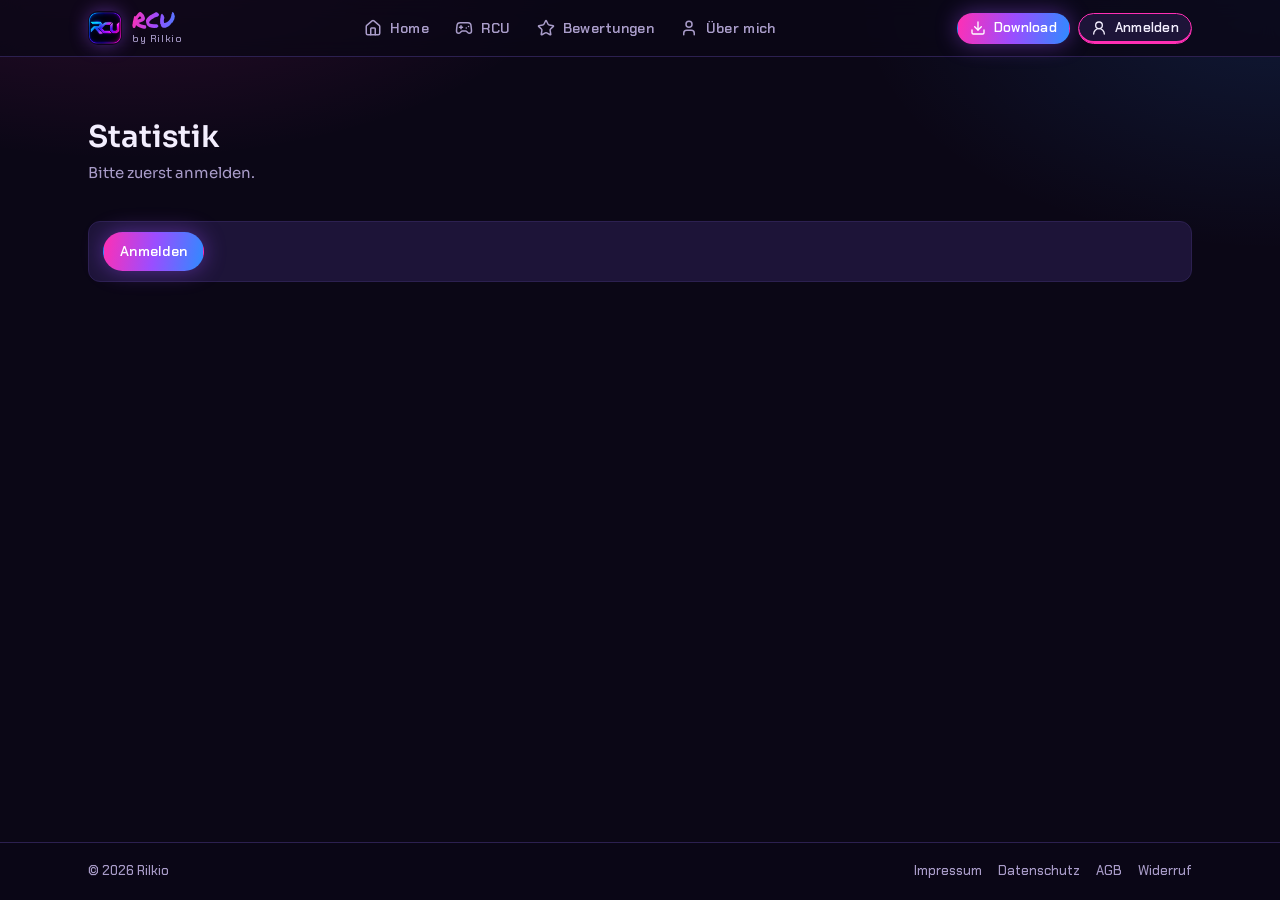
<file: statistik.html>
<!doctype html>
<html lang="de">
<head>
  <meta charset="utf-8">
  <meta name="viewport" content="width=device-width, initial-scale=1, viewport-fit=cover">
  <title>RCU Statistik</title>
  
  <meta name="robots" content="noindex, nofollow">
  <link rel="icon" href="img/rcu.png">
  <link rel="stylesheet" href="css/fonts.css">
  <link rel="stylesheet" href="css/style.css">
</head>
<body>
  <header class="topbar">
    <div class="wrap topbar-in">
      <a class="side-brand" href="./"><img src="img/rcu.png" alt="" width="34" height="34"><span><b>RCU</b><small>by Rilkio</small></span></a>
      <nav class="nav" aria-label="Hauptmenü">
        <a class="nav-btn" href="./"><svg viewBox="0 0 24 24" fill="none" stroke="currentColor" stroke-width="2" stroke-linecap="round" stroke-linejoin="round" aria-hidden="true"><path d="M15 21v-8a1 1 0 0 0-1-1h-4a1 1 0 0 0-1 1v8"/><path d="M3 10a2 2 0 0 1 .709-1.528l7-5.999a2 2 0 0 1 2.582 0l7 5.999A2 2 0 0 1 21 10v9a2 2 0 0 1-2 2H5a2 2 0 0 1-2-2z"/></svg><span>Home</span></a>
        <a class="nav-btn" href="rcu"><svg viewBox="0 0 24 24" fill="none" stroke="currentColor" stroke-width="2" stroke-linecap="round" stroke-linejoin="round" aria-hidden="true"><path d="M6 11h4M8 9v4M15 12h.01M18 10h.01"/><path d="M17.32 5H6.68a4 4 0 0 0-3.978 3.59C2.604 9.416 2 14.456 2 16a3 3 0 0 0 3 3c1 0 1.5-.5 2-1l1.414-1.414A2 2 0 0 1 9.828 16h4.344a2 2 0 0 1 1.414.586L17 18c.5.5 1 1 2 1a3 3 0 0 0 3-3c0-1.545-.604-6.584-.685-7.258A4 4 0 0 0 17.32 5z"/></svg><span>RCU</span></a>
        <a class="nav-btn" href="./#bewertungen"><svg viewBox="0 0 24 24" fill="none" stroke="currentColor" stroke-width="2" stroke-linecap="round" stroke-linejoin="round" aria-hidden="true"><path d="M11.525 2.295a.53.53 0 0 1 .95 0l2.31 4.679a2.123 2.123 0 0 0 1.595 1.16l5.166.756a.53.53 0 0 1 .294.904l-3.736 3.638a2.123 2.123 0 0 0-.611 1.878l.882 5.14a.53.53 0 0 1-.771.56l-4.618-2.428a2.122 2.122 0 0 0-1.973 0L6.396 21.01a.53.53 0 0 1-.77-.56l.881-5.139a2.122 2.122 0 0 0-.611-1.879L2.16 9.795a.53.53 0 0 1 .294-.906l5.165-.755a2.122 2.122 0 0 0 1.597-1.160z"/></svg><span>Bewertungen</span></a>
        <a class="nav-btn" href="./#rilkio"><svg viewBox="0 0 24 24" fill="none" stroke="currentColor" stroke-width="2" stroke-linecap="round" stroke-linejoin="round" aria-hidden="true"><path d="M19 21v-2a4 4 0 0 0-4-4H9a4 4 0 0 0-4 4v2"/><circle cx="12" cy="7" r="4"/></svg><span>Über mich</span></a>
      </nav>
      <div class="top-actions">
        <a class="btn sm primary dl-btn" href="rcu#download" aria-label="Download"><svg viewBox="0 0 24 24" fill="none" stroke="currentColor" stroke-width="2" stroke-linecap="round" stroke-linejoin="round" aria-hidden="true"><path d="M12 15V3"/><path d="M21 15v4a2 2 0 0 1-2 2H5a2 2 0 0 1-2-2v-4"/><path d="m7 10 5 5 5-5"/></svg><span>Download</span></a>
        <a class="btn sm konto-btn" href="konto" aria-current="page"><svg viewBox="0 0 24 24" fill="none" stroke="currentColor" stroke-width="2" stroke-linecap="round" stroke-linejoin="round" aria-hidden="true"><circle cx="12" cy="8" r="5"/><path d="M20 21a8 8 0 0 0-16 0"/></svg><span data-konto-link>Anmelden</span></a>
      </div>
    </div>
  </header>

  <main class="wrap section stats-page">
    <div class="stats-head">
      <div><h1>Statistik</h1><p class="sub" id="st-sub">Nur für Admins.</p></div>
      <button class="btn" id="st-reload" type="button" hidden>Neu laden</button>
    </div>
    <p class="msg" id="st-msg" hidden></p>
    <div id="st-body" hidden>
      <div class="stats-grid" id="st-tiles"></div>
      <section class="about-card stats-card"><p class="about-label">Letzte 14 Tage</p><div class="stats-chart" id="st-chart"></div></section>
      <section class="about-card stats-card"><p class="about-label">Käufe</p><div class="stats-table" id="st-buys"></div></section>
      <p class="stats-note">Besucher werden ohne Cookies gezählt (einmal pro Person und Tag). Installationen: jeder PC zählt einmal, Updates nicht.</p>
    </div>
  </main>

  <footer class="site-footer">
    <div class="wrap">
      <span>© 2026 Rilkio</span>
      <nav class="legal-links" aria-label="Rechtliches">
        <a href="impressum">Impressum</a>
        <a href="datenschutz">Datenschutz</a>
        <a href="agb">AGB</a>
        <a href="widerruf">Widerruf</a>
      </nav>
    </div>
  </footer>
  <script src="js/config.js"></script>
    <script src="js/vendor/supabase-2.45.4.js"></script>
  <script src="js/nav.js"></script>
  <script src="js/statistik.js"></script>
</body>
</html>
</file>
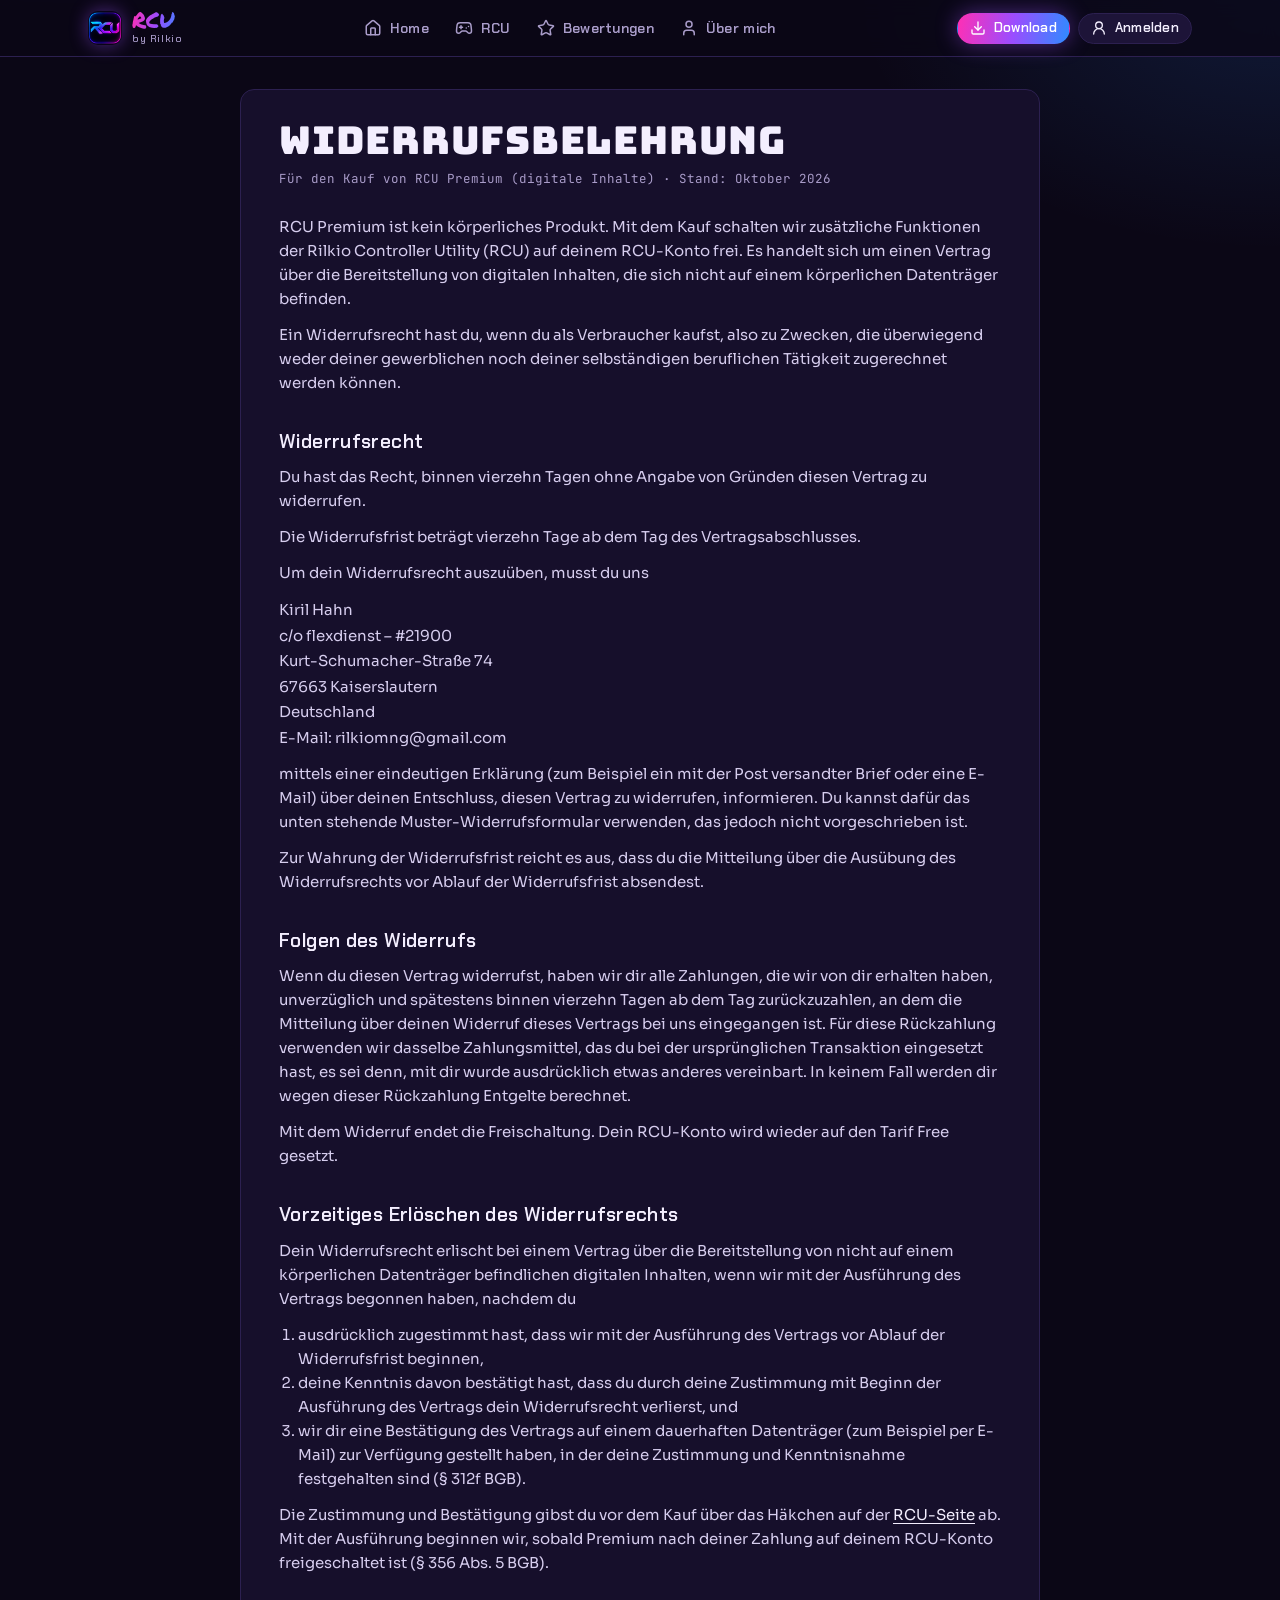
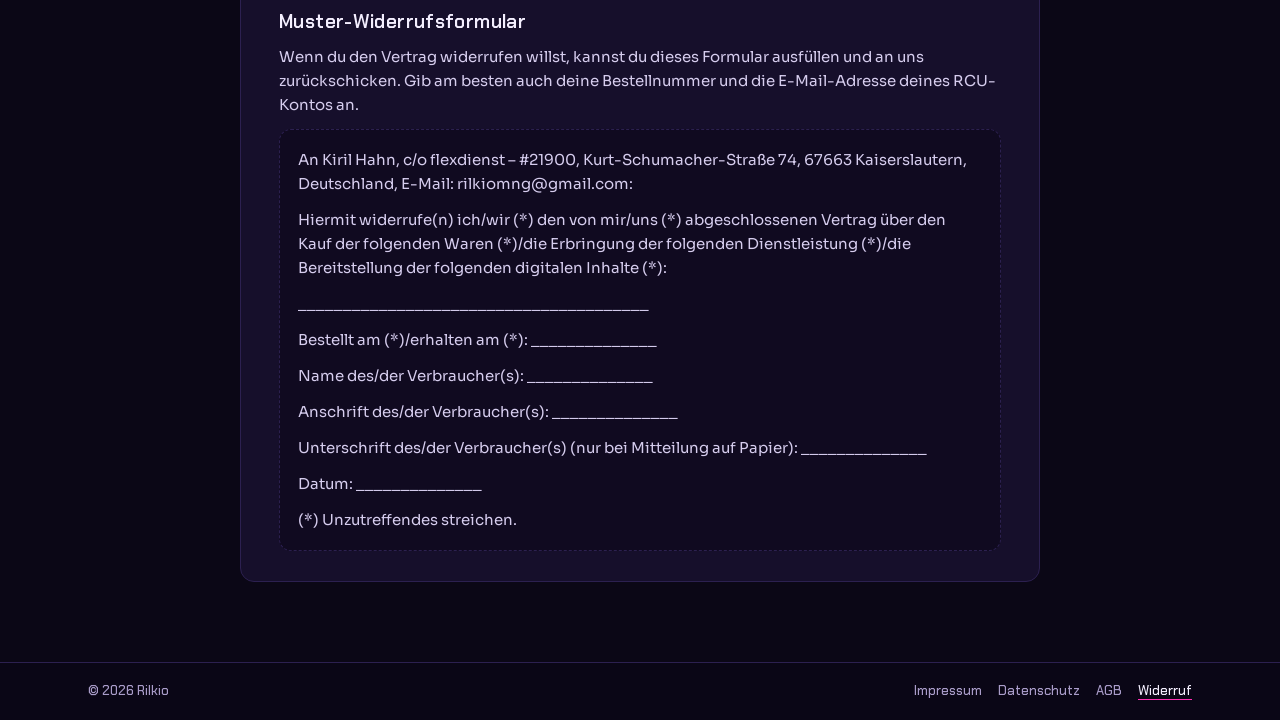
<file: widerruf.html>
<!doctype html>
<html lang="de">
<head>
  <meta charset="utf-8">
  <meta name="viewport" content="width=device-width, initial-scale=1, viewport-fit=cover">
  <title>Widerruf · Rilkio</title>
  <link rel="canonical" href="https://rilkio.de/widerruf">
  <link rel="icon" href="img/rcu.png">
  <link rel="stylesheet" href="css/fonts.css">
  <link rel="stylesheet" href="css/style.css">
</head>
<body>
  <header class="topbar">
    <div class="wrap topbar-in">
      <a class="side-brand" href="./"><img src="img/rcu.png" alt="" width="34" height="34"><span><b>RCU</b><small>by Rilkio</small></span></a>
      <nav class="nav" aria-label="Hauptmenü">
        <a class="nav-btn" href="./"><svg viewBox="0 0 24 24" fill="none" stroke="currentColor" stroke-width="2" stroke-linecap="round" stroke-linejoin="round" aria-hidden="true"><path d="M15 21v-8a1 1 0 0 0-1-1h-4a1 1 0 0 0-1 1v8"/><path d="M3 10a2 2 0 0 1 .709-1.528l7-5.999a2 2 0 0 1 2.582 0l7 5.999A2 2 0 0 1 21 10v9a2 2 0 0 1-2 2H5a2 2 0 0 1-2-2z"/></svg><span>Home</span></a>
        <a class="nav-btn" href="rcu"><svg viewBox="0 0 24 24" fill="none" stroke="currentColor" stroke-width="2" stroke-linecap="round" stroke-linejoin="round" aria-hidden="true"><path d="M6 11h4M8 9v4M15 12h.01M18 10h.01"/><path d="M17.32 5H6.68a4 4 0 0 0-3.978 3.59C2.604 9.416 2 14.456 2 16a3 3 0 0 0 3 3c1 0 1.5-.5 2-1l1.414-1.414A2 2 0 0 1 9.828 16h4.344a2 2 0 0 1 1.414.586L17 18c.5.5 1 1 2 1a3 3 0 0 0 3-3c0-1.545-.604-6.584-.685-7.258A4 4 0 0 0 17.32 5z"/></svg><span>RCU</span></a>
        <a class="nav-btn" href="./#bewertungen"><svg viewBox="0 0 24 24" fill="none" stroke="currentColor" stroke-width="2" stroke-linecap="round" stroke-linejoin="round" aria-hidden="true"><path d="M11.525 2.295a.53.53 0 0 1 .95 0l2.31 4.679a2.123 2.123 0 0 0 1.595 1.16l5.166.756a.53.53 0 0 1 .294.904l-3.736 3.638a2.123 2.123 0 0 0-.611 1.878l.882 5.14a.53.53 0 0 1-.771.56l-4.618-2.428a2.122 2.122 0 0 0-1.973 0L6.396 21.01a.53.53 0 0 1-.77-.56l.881-5.139a2.122 2.122 0 0 0-.611-1.879L2.16 9.795a.53.53 0 0 1 .294-.906l5.165-.755a2.122 2.122 0 0 0 1.597-1.160z"/></svg><span>Bewertungen</span></a>
        <a class="nav-btn" href="./#rilkio"><svg viewBox="0 0 24 24" fill="none" stroke="currentColor" stroke-width="2" stroke-linecap="round" stroke-linejoin="round" aria-hidden="true"><path d="M19 21v-2a4 4 0 0 0-4-4H9a4 4 0 0 0-4 4v2"/><circle cx="12" cy="7" r="4"/></svg><span>Über mich</span></a>
      </nav>
      <div class="top-actions">
        <a class="btn sm primary dl-btn" href="rcu#download" aria-label="Download"><svg viewBox="0 0 24 24" fill="none" stroke="currentColor" stroke-width="2" stroke-linecap="round" stroke-linejoin="round" aria-hidden="true"><path d="M12 15V3"/><path d="M21 15v4a2 2 0 0 1-2 2H5a2 2 0 0 1-2-2v-4"/><path d="m7 10 5 5 5-5"/></svg><span>Download</span></a>
        <a class="btn sm konto-btn" href="konto"><svg viewBox="0 0 24 24" fill="none" stroke="currentColor" stroke-width="2" stroke-linecap="round" stroke-linejoin="round" aria-hidden="true"><circle cx="12" cy="8" r="5"/><path d="M20 21a8 8 0 0 0-16 0"/></svg><span data-konto-link>Anmelden</span></a>
      </div>
    </div>
  </header>

  <main class="wrap legal">
<h1>Widerrufsbelehrung</h1>
<p class="stand">Für den Kauf von RCU Premium (digitale Inhalte) · Stand: Oktober 2026</p>

<p>RCU Premium ist kein körperliches Produkt. Mit dem Kauf schalten wir zusätzliche Funktionen der Rilkio Controller Utility (RCU) auf deinem RCU-Konto frei. Es handelt sich um einen Vertrag über die Bereitstellung von digitalen Inhalten, die sich nicht auf einem körperlichen Datenträger befinden.</p>
<p>Ein Widerrufsrecht hast du, wenn du als Verbraucher kaufst, also zu Zwecken, die überwiegend weder deiner gewerblichen noch deiner selbständigen beruflichen Tätigkeit zugerechnet werden können.</p>

<h2>Widerrufsrecht</h2>
<p>Du hast das Recht, binnen vierzehn Tagen ohne Angabe von Gründen diesen Vertrag zu widerrufen.</p>
<p>Die Widerrufsfrist beträgt vierzehn Tage ab dem Tag des Vertragsabschlusses.</p>
<p>Um dein Widerrufsrecht auszuüben, musst du uns</p>
<address>
  Kiril Hahn<br>
  c/o flexdienst – #21900<br>
  Kurt-Schumacher-Straße 74<br>
  67663 Kaiserslautern<br>
  Deutschland<br>
  E-Mail: rilkiomng@gmail.com
</address>
<p>mittels einer eindeutigen Erklärung (zum Beispiel ein mit der Post versandter Brief oder eine E-Mail) über deinen Entschluss, diesen Vertrag zu widerrufen, informieren. Du kannst dafür das unten stehende Muster-Widerrufsformular verwenden, das jedoch nicht vorgeschrieben ist.</p>
<p>Zur Wahrung der Widerrufsfrist reicht es aus, dass du die Mitteilung über die Ausübung des Widerrufsrechts vor Ablauf der Widerrufsfrist absendest.</p>

<h2>Folgen des Widerrufs</h2>
<p>Wenn du diesen Vertrag widerrufst, haben wir dir alle Zahlungen, die wir von dir erhalten haben, unverzüglich und spätestens binnen vierzehn Tagen ab dem Tag zurückzuzahlen, an dem die Mitteilung über deinen Widerruf dieses Vertrags bei uns eingegangen ist. Für diese Rückzahlung verwenden wir dasselbe Zahlungsmittel, das du bei der ursprünglichen Transaktion eingesetzt hast, es sei denn, mit dir wurde ausdrücklich etwas anderes vereinbart. In keinem Fall werden dir wegen dieser Rückzahlung Entgelte berechnet.</p>
<p>Mit dem Widerruf endet die Freischaltung. Dein RCU-Konto wird wieder auf den Tarif Free gesetzt.</p>

<h2>Vorzeitiges Erlöschen des Widerrufsrechts</h2>
<p>Dein Widerrufsrecht erlischt bei einem Vertrag über die Bereitstellung von nicht auf einem körperlichen Datenträger befindlichen digitalen Inhalten, wenn wir mit der Ausführung des Vertrags begonnen haben, nachdem du</p>
<ol>
  <li>ausdrücklich zugestimmt hast, dass wir mit der Ausführung des Vertrags vor Ablauf der Widerrufsfrist beginnen,</li>
  <li>deine Kenntnis davon bestätigt hast, dass du durch deine Zustimmung mit Beginn der Ausführung des Vertrags dein Widerrufsrecht verlierst, und</li>
  <li>wir dir eine Bestätigung des Vertrags auf einem dauerhaften Datenträger (zum Beispiel per E-Mail) zur Verfügung gestellt haben, in der deine Zustimmung und Kenntnisnahme festgehalten sind (§ 312f BGB).</li>
</ol>
<p>Die Zustimmung und Bestätigung gibst du vor dem Kauf über das Häkchen auf der <a href="rcu#premium">RCU-Seite</a> ab. Mit der Ausführung beginnen wir, sobald Premium nach deiner Zahlung auf deinem RCU-Konto freigeschaltet ist (§ 356 Abs. 5 BGB).</p>

<h2>Muster-Widerrufsformular</h2>
<p>Wenn du den Vertrag widerrufen willst, kannst du dieses Formular ausfüllen und an uns zurückschicken. Gib am besten auch deine Bestellnummer und die E-Mail-Adresse deines RCU-Kontos an.</p>
<div class="formular">
  <p>An Kiril Hahn, c/o flexdienst – #21900, Kurt-Schumacher-Straße 74, 67663 Kaiserslautern, Deutschland, E-Mail: rilkiomng@gmail.com:</p>
  <p>Hiermit widerrufe(n) ich/wir (*) den von mir/uns (*) abgeschlossenen Vertrag über den Kauf der folgenden Waren (*)/die Erbringung der folgenden Dienstleistung (*)/die Bereitstellung der folgenden digitalen Inhalte (*):</p>
  <p>_______________________________________</p>
  <p>Bestellt am (*)/erhalten am (*): ______________</p>
  <p>Name des/der Verbraucher(s): ______________</p>
  <p>Anschrift des/der Verbraucher(s): ______________</p>
  <p>Unterschrift des/der Verbraucher(s) (nur bei Mitteilung auf Papier): ______________</p>
  <p>Datum: ______________</p>
  <p>(*) Unzutreffendes streichen.</p>
</div>
  </main>

  <footer class="site-footer">
    <div class="wrap">
      <span>© 2026 Rilkio</span>
      <nav class="legal-links" aria-label="Rechtliches">
        <a href="impressum">Impressum</a>
        <a href="datenschutz">Datenschutz</a>
        <a href="agb">AGB</a>
        <a href="widerruf" aria-current="page">Widerruf</a>
      </nav>
    </div>
  </footer>
  <script src="js/nav.js"></script>
</body>
</html>
</file>
<file: css/fonts.css>
/* Schriften lokal eingebunden (keine Verbindung zu Google beim Seitenaufruf) */
@font-face {
  font-family: 'Bungee';
  font-style: normal;
  font-weight: 400;
  font-display: swap;
  src: url(../fonts/bungee-400.woff2) format('woff2');
  unicode-range: U+0000-00FF, U+0131, U+0152-0153, U+02BB-02BC, U+02C6, U+02DA, U+02DC, U+0304, U+0308, U+0329, U+2000-206F, U+20AC, U+2122, U+2191, U+2193, U+2212, U+2215, U+FEFF, U+FFFD;
}
@font-face {
  font-family: 'Chakra Petch';
  font-style: normal;
  font-weight: 500;
  font-display: swap;
  src: url(../fonts/chakra-petch-500.woff2) format('woff2');
  unicode-range: U+0000-00FF, U+0131, U+0152-0153, U+02BB-02BC, U+02C6, U+02DA, U+02DC, U+0304, U+0308, U+0329, U+2000-206F, U+20AC, U+2122, U+2191, U+2193, U+2212, U+2215, U+FEFF, U+FFFD;
}
@font-face {
  font-family: 'Chakra Petch';
  font-style: normal;
  font-weight: 600;
  font-display: swap;
  src: url(../fonts/chakra-petch-600.woff2) format('woff2');
  unicode-range: U+0000-00FF, U+0131, U+0152-0153, U+02BB-02BC, U+02C6, U+02DA, U+02DC, U+0304, U+0308, U+0329, U+2000-206F, U+20AC, U+2122, U+2191, U+2193, U+2212, U+2215, U+FEFF, U+FFFD;
}
@font-face {
  font-family: 'JetBrains Mono';
  font-style: normal;
  font-weight: 400;
  font-display: swap;
  src: url(../fonts/jetbrains-mono-400.woff2) format('woff2');
  unicode-range: U+0000-00FF, U+0131, U+0152-0153, U+02BB-02BC, U+02C6, U+02DA, U+02DC, U+0304, U+0308, U+0329, U+2000-206F, U+20AC, U+2122, U+2191, U+2193, U+2212, U+2215, U+FEFF, U+FFFD;
}
@font-face {
  font-family: 'JetBrains Mono';
  font-style: normal;
  font-weight: 500;
  font-display: swap;
  src: url(../fonts/jetbrains-mono-500.woff2) format('woff2');
  unicode-range: U+0000-00FF, U+0131, U+0152-0153, U+02BB-02BC, U+02C6, U+02DA, U+02DC, U+0304, U+0308, U+0329, U+2000-206F, U+20AC, U+2122, U+2191, U+2193, U+2212, U+2215, U+FEFF, U+FFFD;
}
@font-face {
  font-family: 'Permanent Marker';
  font-style: normal;
  font-weight: 400;
  font-display: swap;
  src: url(../fonts/permanent-marker-400.woff2) format('woff2');
  unicode-range: U+0000-00FF, U+0131, U+0152-0153, U+02BB-02BC, U+02C6, U+02DA, U+02DC, U+0304, U+0308, U+0329, U+2000-206F, U+20AC, U+2122, U+2191, U+2193, U+2212, U+2215, U+FEFF, U+FFFD;
}
@font-face {
  font-family: 'Sora';
  font-style: normal;
  font-weight: 400;
  font-display: swap;
  src: url(../fonts/sora-400.woff2) format('woff2');
  unicode-range: U+0000-00FF, U+0131, U+0152-0153, U+02BB-02BC, U+02C6, U+02DA, U+02DC, U+0304, U+0308, U+0329, U+2000-206F, U+20AC, U+2122, U+2191, U+2193, U+2212, U+2215, U+FEFF, U+FFFD;
}
@font-face {
  font-family: 'Sora';
  font-style: normal;
  font-weight: 600;
  font-display: swap;
  src: url(../fonts/sora-600.woff2) format('woff2');
  unicode-range: U+0000-00FF, U+0131, U+0152-0153, U+02BB-02BC, U+02C6, U+02DA, U+02DC, U+0304, U+0308, U+0329, U+2000-206F, U+20AC, U+2122, U+2191, U+2193, U+2212, U+2215, U+FEFF, U+FFFD;
}
</file>
<file: css/style.css>
/* Rilkio – Website-Stil, gleiche Farben, Schriften und Bausteine wie die RCU-App (rcu-app/src/css/app.css).
   --pink/--violet/--blue sind die drei Akzentfarben. Bewusst nur ein dunkles Neon-Design. */
:root {
  --bg: #0b0716;
  --bg-2: #100a20;
  --surface: #160f2b;
  --surface-2: #1d1438;
  --line: #2c2050;
  --fg: #f3eefe;
  --muted: #a99cc9;
  --soft: #d6cdee;
  --pink: #ff2fb4;
  --violet: #9b4dff;
  --blue: #2f8bff;
  --ok: #3ee08f;
  --warn: #ffb547;
  --bad: #ff4f6a;
  --glow: linear-gradient(100deg, var(--pink), var(--violet) 50%, var(--blue));

  --font-display: "Permanent Marker", "Segoe Print", cursive;
  --font-body: "Sora", "Segoe UI", system-ui, sans-serif;
  --font-mono: "JetBrains Mono", Consolas, ui-monospace, monospace;
  --font-channel: "Bungee", Impact, sans-serif;
  --font-handle: "Chakra Petch", "Segoe UI", sans-serif;

  --radius: 14px;
  color-scheme: dark;
}

* { box-sizing: border-box; }
html { scroll-behavior: smooth; }
body {
  margin: 0;
  min-height: 100vh;
  display: flex;
  flex-direction: column;
  background:
    radial-gradient(50rem 26rem at 10% -10%, color-mix(in srgb, var(--pink) 16%, transparent), transparent 60%),
    radial-gradient(44rem 26rem at 100% 0%, color-mix(in srgb, var(--blue) 14%, transparent), transparent 60%),
    var(--bg);
  color: var(--fg);
  font: 400 15px/1.6 var(--font-body);
  overflow-x: hidden;
}
main { flex: 1; }
button, input, select, textarea { font: inherit; color: inherit; }
a { color: inherit; }
:focus-visible { outline: 2px solid var(--blue); outline-offset: 2px; border-radius: 8px; }
h1, h2, h3 { font-weight: 600; }
img { max-width: 100%; }
[hidden] { display: none !important; }

.wrap { width: 100%; max-width: 72rem; margin-inline: auto; padding-inline: 24px; }

/* ---------- Menüleiste oben (wie in der App) ---------- */
.topbar { position: sticky; top: 0; z-index: 20; border-bottom: 1px solid var(--line); background: color-mix(in srgb, var(--bg) 78%, transparent); backdrop-filter: blur(10px); }
.topbar-in { display: flex; align-items: center; gap: 18px; padding-block: 8px; min-width: 0; }
.side-brand { display: flex; align-items: center; gap: 10px; flex: none; text-decoration: none; }
.side-brand img { width: 34px; height: 34px; border-radius: 10px; box-shadow: 0 0 18px color-mix(in srgb, var(--violet) 45%, transparent); }
.side-brand b { display: block; font-family: var(--font-display); font-weight: 400; font-size: 22px; line-height: 1; background: var(--glow); -webkit-background-clip: text; background-clip: text; color: transparent; }
.side-brand small { display: block; font-family: var(--font-handle); color: var(--muted); font-size: 10px; letter-spacing: .06em; }
.nav { display: flex; gap: 2px; flex: 1; min-width: 0; justify-content: center; }
.nav-btn { display: flex; align-items: center; gap: 8px; padding: 9px 12px; border-radius: 10px; color: var(--muted); text-decoration: none; font-family: var(--font-handle); font-weight: 600; font-size: 14px; letter-spacing: .02em; white-space: nowrap; transition: background .15s, color .15s; }
.nav-btn svg, .konto-btn svg { width: 18px; height: 18px; flex: none; }
.nav-btn:hover { background: var(--surface); color: var(--fg); }
.nav-btn[aria-current="page"] { background: var(--surface-2); color: var(--fg); box-shadow: inset 0 -2px 0 var(--pink); }
.konto-btn { flex: none; }
.konto-btn[aria-current="page"] { border-color: var(--pink); box-shadow: inset 0 -2px 0 var(--pink); }

/* ---------- Grundbausteine aus der App ---------- */
.card { background: var(--surface); border: 1px solid var(--line); border-radius: var(--radius); padding: 20px; min-width: 0; }
.label, .about-label { font-family: var(--font-mono); font-size: 11px; letter-spacing: .08em; text-transform: uppercase; color: var(--c, var(--muted)); margin: 0 0 6px; }
.muted { color: var(--muted); }
.row { display: flex; gap: 10px; flex-wrap: wrap; align-items: center; }

.btn { display: inline-flex; align-items: center; justify-content: center; gap: 8px; padding: 9px 16px; border-radius: 999px; border: 1px solid var(--line); background: var(--surface-2); color: var(--fg); cursor: pointer; font-family: var(--font-handle); font-weight: 600; font-size: 14px; line-height: 1.3; letter-spacing: .02em; text-decoration: none; text-align: center; transition: border-color .15s, transform .1s, filter .15s; max-width: 100%; }
.btn:hover { border-color: var(--violet); }
.btn:active { transform: translateY(1px); }
.btn.primary, .btn-primary { background: var(--glow); border-color: transparent; color: #fff; box-shadow: 0 0 22px color-mix(in srgb, var(--violet) 45%, transparent); }
.btn.primary:hover, .btn-primary:hover { filter: brightness(1.12); }
.btn.sm { padding: 6px 12px; font-size: 13px; }
.btn.big, .btn-big { padding: 13px 26px; font-size: 16px; }
.btn svg { width: 20px; height: 20px; flex: none; }
.btn:disabled, .btn[aria-disabled="true"] { opacity: .45; cursor: not-allowed; transform: none; filter: none; }
.btn.primary:disabled, .btn.primary[aria-disabled="true"] { box-shadow: none; }

.pill { display: inline-flex; align-items: center; gap: 6px; padding: 6px 12px; border-radius: 999px; background: var(--bg-2); border: 1px solid var(--line); font-size: 13px; }
.pill b { font-family: var(--font-mono); font-weight: 500; }
.pill.ok { color: var(--ok); border-color: color-mix(in srgb, var(--ok) 45%, transparent); }

/* ---------- Seitenkopf / Abschnitte ---------- */
.section { padding-block: 22px; }
.section h2 { font-family: var(--font-channel); font-weight: 400; font-size: 22px; letter-spacing: .02em; margin: 0 0 4px; }
.section .sub { color: var(--muted); margin: 0 0 18px; }
.section a:not(.btn) { color: var(--fg); text-underline-offset: 3px; }
#kanaele, #premium { scroll-margin-top: 90px; }

/* ---------- Hero (Home und RCU), wie die Home-Karte der App ---------- */
.hero { padding-block: 28px 10px; }
.home-hero { display: grid; grid-template-columns: auto 1fr; gap: 32px; align-items: center; padding: 30px; }
.portrait { position: relative; width: 190px; height: 190px; }
.photo { width: 100%; height: 100%; border-radius: 50%; padding: 4px; background: var(--glow); box-shadow: 0 0 46px color-mix(in srgb, var(--violet) 45%, transparent); animation: foto-schweben 5s ease-in-out infinite; }
.photo img { width: 100%; height: 100%; border-radius: 50%; object-fit: cover; display: block; filter: brightness(1.35) contrast(1.05); border: 4px solid var(--bg); }
.logo-badge { position: absolute; right: -12px; bottom: -4px; width: 72px; height: 72px; border-radius: 18px; border: 3px solid var(--bg); animation: logo-schweben 6s ease-in-out -1.5s infinite, logo-leuchten 4s ease-in-out infinite; }
@keyframes logo-schweben { 0%, 100% { transform: translateY(0) rotate(-4deg); } 50% { transform: translateY(-8px) rotate(4deg); } }
@keyframes logo-leuchten { 0%, 100% { box-shadow: 0 0 26px color-mix(in srgb, var(--pink) 55%, transparent); } 50% { box-shadow: 0 0 38px color-mix(in srgb, var(--blue) 70%, transparent); } }
@keyframes foto-schweben { 0%, 100% { transform: translateY(0); } 50% { transform: translateY(-6px); } }
.home-hero h1 { font-family: var(--font-display); font-weight: 400; font-size: clamp(3rem, 9vw, 4.5rem); line-height: 1; margin: 0; background: var(--glow); -webkit-background-clip: text; background-clip: text; color: transparent; }
.aka { font-family: var(--font-handle); font-weight: 600; letter-spacing: .12em; text-transform: uppercase; color: var(--muted); margin: 6px 0 10px; }
.home-hero p.lead { margin: 0 0 18px; max-width: 40rem; color: var(--soft); font-size: 16px; }

/* RCU-Hero */
.rcu-logo { width: 168px; height: 168px; border-radius: 38px; box-shadow: 0 0 50px color-mix(in srgb, var(--violet) 45%, transparent); animation: foto-schweben 5s ease-in-out infinite; }
.rcu-hero .aka { margin: 0 0 6px; }
.rcu-hero h1 { font-family: var(--font-channel); background: none; color: var(--fg); font-size: clamp(2.6rem, 9vw, 4rem); margin: 0 0 8px; }
.cta { display: flex; flex-wrap: wrap; align-items: center; gap: 10px 16px; }
.cta-sub { font-family: var(--font-mono); font-size: 12px; color: var(--muted); margin: 0; }

/* ---------- Was ich mache / Infokarten ---------- */
.about, .two-col { display: grid; grid-template-columns: repeat(auto-fit, minmax(min(100%, 20rem), 1fr)); gap: 16px; }
.about-card { background: var(--surface); border: 1px solid var(--line); border-radius: var(--radius); padding: 20px; min-width: 0; }
.about-card h3 { font-family: var(--font-channel); font-weight: 400; font-size: 19px; margin: 0 0 8px; }
.about-card p:last-child { color: var(--muted); margin: 0; }
.about-card a { color: var(--fg); text-underline-offset: 3px; }
.plain { margin: 0; padding-left: 1.2rem; color: var(--soft); }
.note { border-style: dashed; border-color: color-mix(in srgb, var(--warn) 55%, transparent); background: color-mix(in srgb, var(--warn) 6%, var(--surface)); }
.note p:last-child { color: var(--soft); }

/* ---------- Socials, wie die Kacheln in der App ---------- */
.channels { list-style: none; margin: 0; padding: 0; display: grid; grid-template-columns: repeat(auto-fill, minmax(min(100%, 12rem), 1fr)); gap: 12px; }
.channel { display: flex; flex-direction: column; align-items: flex-start; gap: 10px; height: 100%; padding: 16px; border-radius: var(--radius); border: 1px solid var(--line); background: var(--surface); text-decoration: none; transition: transform .15s, border-color .15s, box-shadow .15s; }
.channel:hover, .channel:focus-visible { transform: translateY(-3px); border-color: var(--c); box-shadow: 0 8px 24px color-mix(in srgb, var(--c) 25%, transparent); }
.channel .icon { color: var(--c); display: block; line-height: 0; }
.channel .icon svg { width: 28px; height: 28px; }
.channel .meta { display: grid; min-width: 0; }
.channel .name { font-family: var(--font-channel); font-weight: 400; font-size: 16px; letter-spacing: .02em; line-height: 1.25; }
.channel .handle { font-family: var(--font-handle); color: var(--muted); font-size: 13px; overflow-wrap: anywhere; }

/* ---------- RCU-Funktionen ---------- */
.features { list-style: none; margin: 0; padding: 0; display: grid; grid-template-columns: repeat(auto-fit, minmax(min(100%, 19rem), 1fr)); gap: 16px; }
.feature, .plan { background: var(--surface); border: 1px solid var(--line); border-radius: var(--radius); padding: 20px; min-width: 0; }
.feature h3 { font-family: var(--font-handle); font-size: 18px; line-height: 1.3; letter-spacing: .02em; margin: 0 0 6px; }
.feature p { color: var(--muted); margin: 0; }
.feature:first-child { grid-column: 1 / -1; }
.tags { list-style: none; padding: 0; margin: 12px 0 0; display: flex; flex-wrap: wrap; gap: 8px; }
.tags li { font-family: var(--font-mono); font-size: 12px; padding: 3px 10px; border-radius: 999px; border: 1px solid color-mix(in srgb, var(--c) 45%, var(--line)); color: var(--fg); background: var(--bg-2); }

/* ---------- Tarife ---------- */
.plans { display: grid; grid-template-columns: repeat(auto-fit, minmax(min(100%, 20rem), 1fr)); gap: 16px; align-items: stretch; }
.plan { display: flex; flex-direction: column; gap: 14px; padding: 24px; }
.plan-premium { border-color: transparent; background: linear-gradient(var(--surface), var(--surface)) padding-box, var(--glow) border-box; box-shadow: 0 0 40px -12px color-mix(in srgb, var(--violet) 70%, transparent); }
.plan-name { font-family: var(--font-channel); font-size: 24px; margin: 0; }
.plan-premium .plan-name { background: var(--glow); -webkit-background-clip: text; background-clip: text; color: transparent; }
.price { font-family: var(--font-handle); font-weight: 600; font-size: 26px; line-height: 1.2; margin: 0; display: grid; }
.price small { font-family: var(--font-mono); font-weight: 400; font-size: 12px; color: var(--muted); }
.checks { list-style: none; margin: 0; padding: 0; display: grid; gap: 8px; flex: 1; align-content: start; }
.checks li { position: relative; padding-left: 28px; color: var(--soft); }
.checks li::before { content: ""; position: absolute; left: 0; top: .3em; width: 18px; height: 18px; border-radius: 50%; background: var(--glow); }
.checks li::after { content: "✓"; position: absolute; left: 4px; top: 0; font-size: 13px; font-weight: 600; color: #fff; }
.plan .btn { align-self: flex-start; }
.consent { display: flex; gap: 10px; align-items: flex-start; padding: 12px 14px; border-radius: 12px; border: 1px solid var(--line); background: var(--bg-2); font-size: 13px; color: var(--soft); cursor: pointer; }
.consent input { width: 18px; height: 18px; margin: 2px 0 0; flex: none; accent-color: var(--pink); cursor: pointer; }
.consent input:disabled { cursor: not-allowed; }
.consent a { color: var(--fg); text-underline-offset: 3px; }
.plan-msg { margin: 0; padding: 10px 12px; border-radius: 10px; border: 1px solid var(--line); background: var(--surface-2); font-size: 13px; overflow-wrap: anywhere; }
.plan-msg.ok { border-color: color-mix(in srgb, var(--ok) 50%, transparent); }
.plan-msg.bad { border-color: color-mix(in srgb, var(--bad) 60%, transparent); }
.plan-note { margin: 0; padding: 10px 12px; border: 1px dashed var(--line); border-radius: 10px; font-size: 12.5px; color: var(--muted); }

/* ---------- Installationsschritte, wie die Schritte in der App ---------- */
.steps { counter-reset: schritt; list-style: none; margin: 0; padding: 0; display: grid; gap: 12px; }
.steps li { counter-increment: schritt; position: relative; padding: 16px 16px 16px 60px; background: var(--bg-2); border: 1px solid var(--line); border-radius: var(--radius); color: var(--soft); min-width: 0; overflow-wrap: break-word; }
.steps li::before { content: counter(schritt); position: absolute; left: 16px; top: 15px; width: 28px; height: 28px; border-radius: 50%; display: grid; place-items: center; font-family: var(--font-channel); font-size: 13px; background: var(--glow); color: #fff; }
.steps strong { color: var(--fg); font-family: var(--font-handle); font-size: 16px; }
.steps em { font-style: normal; font-family: var(--font-handle); font-weight: 600; color: var(--fg); background: var(--surface); border: 1px solid var(--line); border-radius: 6px; padding: 0 6px; }

/* ---------- Konto ---------- */
.konto { padding-block: 32px 56px; max-width: 32rem; }
.konto .sub { color: var(--muted); margin: 0 0 22px; }
.page-title, .legal h1 { font-family: var(--font-channel); font-weight: 400; font-size: clamp(1.35rem, 5.8vw, 2.4rem); line-height: 1.1; letter-spacing: .02em; margin: 0 0 6px; color: var(--fg); overflow-wrap: break-word; hyphens: auto; }
.auth-card { background: var(--surface); border: 1px solid var(--line); border-radius: var(--radius); padding: 20px; }
.auth-card h2 { font-family: var(--font-handle); font-size: 18px; margin: 0 0 14px; }
.tabs { display: grid; grid-template-columns: repeat(3, minmax(0, 1fr)); margin: 0 0 20px; border: 1px solid var(--line); border-radius: 999px; overflow: hidden; }
.tabs a { display: grid; place-items: center; text-align: center; text-decoration: none; font: 600 13.5px/1.2 var(--font-handle); padding: 9px 6px; background: var(--bg-2); color: var(--muted); overflow-wrap: break-word; min-width: 0; }
.tabs a + a { border-left: 1px solid var(--line); }
.tabs a:hover { color: var(--fg); }
.tabs a[aria-selected="true"] { background: var(--surface-2); color: var(--fg); box-shadow: inset 0 -2px 0 var(--pink); }
.form { display: grid; gap: 14px; }
.field { display: grid; gap: 6px; }
.field span { font-family: var(--font-mono); font-size: 11px; letter-spacing: .08em; text-transform: uppercase; color: var(--muted); }
.field small { font-family: var(--font-mono); font-size: 11.5px; color: var(--muted); }
.field input { width: 100%; font: 400 15px/1.4 var(--font-body); color: var(--fg); background: var(--bg-2); border: 1px solid var(--line); border-radius: 10px; padding: 10px 12px; }
.field input:focus { outline: none; border-color: var(--violet); }
.form .btn { width: 100%; padding-block: 11px; }
.form-foot, .form-legal, .form-intro { margin: 0; font-size: 13px; color: var(--muted); }
.form-intro { font-size: 14px; color: var(--soft); }
.form-foot a, .form-legal a { color: var(--fg); text-underline-offset: 3px; }
#profil .form-foot { margin-top: 16px; }
.msg { border-radius: 12px; padding: 10px 14px; margin: 0 0 16px; border: 1px solid var(--line); background: var(--surface-2); font-size: 14px; }
.msg-fehler { border-color: color-mix(in srgb, var(--bad) 60%, transparent); color: #ffd0d8; }
.msg-ok { border-color: color-mix(in srgb, var(--ok) 50%, transparent); color: #c9f7df; }
.loading { color: var(--muted); font-family: var(--font-mono); }
.details { margin: 0 0 18px; display: grid; }
.details > div { display: flex; justify-content: space-between; align-items: baseline; gap: 12px; flex-wrap: wrap; padding: 12px 0; border-bottom: 1px solid var(--line); }
.details dt { font-family: var(--font-mono); font-size: 11px; letter-spacing: .08em; text-transform: uppercase; color: var(--muted); }
.details dd { margin: 0; overflow-wrap: anywhere; min-width: 0; text-align: right; font-family: var(--font-mono); font-size: 14px; }
.details code { font-family: var(--font-mono); background: var(--bg-2); border: 1px solid var(--line); border-radius: 6px; padding: 2px 8px; }
.badge { font: 600 12px/1 var(--font-mono); letter-spacing: .06em; text-transform: uppercase; padding: 4px 8px; border-radius: 6px; border: 1px solid var(--line); background: var(--bg-2); }
.badge-premium { border-color: transparent; background: var(--glow); color: #fff; }
.premium-box { display: flex; align-items: center; justify-content: space-between; gap: 10px 14px; flex-wrap: wrap; margin: 0 0 16px; padding: 12px 14px; border-radius: 12px; border: 1px solid var(--line); background: var(--bg-2); font-size: 13.5px; color: var(--soft); }
.premium-box p { margin: 0; flex: 1 1 14rem; }
.actions { display: flex; flex-wrap: wrap; gap: 10px; }
.actions .btn { flex: 1 1 12rem; }

/* ---------- Rechtliche Seiten ---------- */
.legal { width: min(50rem, 100% - 32px); margin: 32px auto 56px; padding: 30px clamp(18px, 4vw, 38px); background: var(--surface); border: 1px solid var(--line); border-radius: var(--radius); }
.legal .stand { font-family: var(--font-mono); font-size: 12.5px; color: var(--muted); margin: 0 0 26px; }
.legal h2 { font-family: var(--font-handle); font-size: 19px; letter-spacing: .02em; margin: 32px 0 8px; }
.legal h3 { font-family: var(--font-handle); font-size: 16px; margin: 20px 0 6px; }
.legal p, .legal li { color: var(--soft); overflow-wrap: break-word; }
.legal p { margin: 0 0 12px; }
.legal ul, .legal ol { margin: 0 0 12px; padding-left: 1.2rem; }
.legal address { font-style: normal; line-height: 1.7; margin: 0 0 12px; color: var(--soft); }
.legal a { color: var(--fg); text-underline-offset: 3px; }
.formular { margin: 8px 0 0; padding: 18px; border: 1px dashed var(--line); border-radius: 12px; background: var(--bg-2); }
.formular p:last-child { margin: 0; }
.todo { background: color-mix(in srgb, var(--pink) 16%, transparent); color: #ffb3e3; border: 1px dashed var(--pink); border-radius: 6px; padding: 0 6px; font-family: var(--font-handle); }
.hinweis { border: 1px dashed var(--pink); background: color-mix(in srgb, var(--pink) 8%, transparent); border-radius: 12px; padding: 12px 14px; margin: 0 0 24px; color: var(--fg); font-size: 14px; }

/* ---------- Fußzeile ---------- */
.site-footer { border-top: 1px solid var(--line); color: var(--muted); font-size: 13px; font-family: var(--font-handle); margin-top: 24px; background: color-mix(in srgb, var(--bg) 70%, transparent); }
.site-footer .wrap { padding-block: 18px; display: flex; justify-content: space-between; align-items: center; gap: 10px 16px; flex-wrap: wrap; }
.legal-links { display: flex; gap: 6px 16px; flex-wrap: wrap; }
.legal-links a { text-decoration: none; }
.legal-links a:hover, .legal-links a[aria-current="page"] { color: var(--fg); text-decoration: underline; text-decoration-color: var(--pink); text-underline-offset: 4px; }

/* ---------- Kleinere Bildschirme ---------- */
@media (max-width: 760px) {
  .wrap { padding-inline: 16px; }
  .topbar-in { flex-wrap: wrap; gap: 8px 12px; }
  .konto-btn { margin-left: auto; }
  .nav { order: 3; flex: 1 1 100%; display: grid; grid-template-columns: repeat(4, minmax(0, 1fr)); gap: 2px; }
  .nav-btn { justify-content: center; padding: 8px 4px; font-size: 13px; gap: 6px; }
  .home-hero { grid-template-columns: 1fr; justify-items: center; text-align: center; padding: 26px 18px; gap: 22px; }
  .home-hero p.lead { margin-inline: auto; font-size: 15px; }
  .home-hero .row, .cta { justify-content: center; }
  .portrait { width: 168px; height: 168px; }
  .logo-badge { width: 64px; height: 64px; border-radius: 16px; }
  .rcu-logo { width: 132px; height: 132px; border-radius: 30px; }
  .plan { padding: 20px; }
  .plan .btn { align-self: stretch; }
  .channels { grid-template-columns: repeat(2, minmax(0, 1fr)); }
}
@media (max-width: 420px) {
  .nav-btn svg { display: none; }
  .btn.big, .btn-big { padding: 12px 20px; font-size: 15px; }
}
@media (prefers-reduced-motion: reduce) {
  html { scroll-behavior: auto; }
  .logo-badge, .photo, .rcu-logo { animation: none; }
  .channel, .btn { transition: none; }
  .channel:hover { transform: none; }
}

/* =====================================================================
   Startseite (Landingpage) – Bausteine ab Version Oktober 2026
   ===================================================================== */
.skip { position: absolute; left: -999px; top: 8px; z-index: 50; padding: 8px 14px; border-radius: 10px; background: var(--surface-2); border: 1px solid var(--violet); }
.skip:focus { left: 12px; }
.sr { position: absolute; width: 1px; height: 1px; overflow: hidden; clip: rect(0 0 0 0); white-space: nowrap; }
.top-actions { display: flex; gap: 8px; flex: none; align-items: center; }
.top-actions .btn svg { width: 16px; height: 16px; }

.kicker { font-family: var(--font-mono); font-size: 12px; letter-spacing: .12em; text-transform: uppercase; margin: 0 0 6px; background: var(--glow); -webkit-background-clip: text; background-clip: text; color: transparent; display: inline-block; }
.section h2 { font-size: clamp(22px, 3.4vw, 30px); line-height: 1.15; }
.section { padding-block: clamp(28px, 5vw, 56px); }
.grad { background: var(--glow); -webkit-background-clip: text; background-clip: text; color: transparent; }

/* Hero */
.lp-hero { display: grid; grid-template-columns: minmax(0, 1fr) minmax(0, 1.15fr); gap: clamp(24px, 4vw, 56px); align-items: center; padding-block: clamp(32px, 6vw, 72px) 24px; }
.eyebrow { display: inline-flex; align-items: center; gap: 8px; margin: 0 0 16px; padding: 5px 12px 5px 6px; border-radius: 999px; border: 1px solid var(--line); background: var(--surface); font-family: var(--font-handle); font-weight: 600; font-size: 13px; color: var(--soft); }
.eyebrow img { width: 22px; height: 22px; border-radius: 6px; }
.lp-hero h1 { font-family: var(--font-channel); font-weight: 400; font-size: clamp(2.1rem, 4.6vw, 3.4rem); line-height: 1.02; letter-spacing: .01em; margin: 0 0 18px; }
.lp-hero h1 .grad { font-family: var(--font-display); letter-spacing: 0; }
.lp-hero .lead { color: var(--soft); font-size: 16.5px; max-width: 36rem; margin: 0 0 24px; }
.lp-hero .cta-sub { margin-top: 14px; }
.lp-shot { position: relative; margin: 0; }
.window { border-radius: 16px; border: 1px solid var(--line); background: var(--bg-2); overflow: hidden; box-shadow: 0 30px 80px -30px rgba(0,0,0,.8), 0 0 60px -20px color-mix(in srgb, var(--violet) 60%, transparent); }
.window-bar { display: flex; align-items: center; gap: 6px; padding: 9px 12px; border-bottom: 1px solid var(--line); background: var(--surface); }
.window-bar i { width: 10px; height: 10px; border-radius: 50%; background: var(--line); }
.window-bar i:nth-child(1) { background: var(--pink); } .window-bar i:nth-child(2) { background: var(--violet); } .window-bar i:nth-child(3) { background: var(--blue); }
.window-bar span { margin-left: 8px; font-family: var(--font-mono); font-size: 11.5px; color: var(--muted); }
.window img { display: block; width: 100%; height: auto; }
.lp-shot .window { transform: perspective(1400px) rotateY(-6deg) rotateX(2deg); transition: transform .4s ease; }
.lp-shot:hover .window { transform: none; }
.chip { position: absolute; padding: 8px 14px; border-radius: 12px; background: color-mix(in srgb, var(--surface-2) 92%, transparent); border: 1px solid var(--line); font-family: var(--font-handle); font-size: 13px; color: var(--soft); box-shadow: 0 10px 30px rgba(0,0,0,.45); backdrop-filter: blur(6px); animation: foto-schweben 6s ease-in-out infinite; }
.chip b { font-family: var(--font-channel); font-weight: 400; color: var(--fg); margin-right: 4px; }
.chip-a { left: -14px; bottom: 18%; border-color: color-mix(in srgb, var(--pink) 55%, var(--line)); }
.chip-b { right: -10px; top: 14%; border-color: color-mix(in srgb, var(--blue) 55%, var(--line)); animation-delay: -3s; }

/* Zahlen */
.stats { list-style: none; margin: 8px 0 0; padding: 0; display: grid; grid-template-columns: repeat(4, minmax(0, 1fr)); border: 1px solid var(--line); border-radius: var(--radius); background: var(--surface); overflow: hidden; }
.stats li { padding: 18px 20px; display: grid; gap: 2px; min-width: 0; }
.stats li + li { border-left: 1px solid var(--line); }
.stats b { font-family: var(--font-channel); font-weight: 400; font-size: clamp(20px, 2.6vw, 26px); background: var(--glow); -webkit-background-clip: text; background-clip: text; color: transparent; }
.stats span { color: var(--muted); font-size: 13px; }

/* Vorteile */
.benefits { list-style: none; margin: 0; padding: 0; display: grid; grid-template-columns: repeat(auto-fit, minmax(min(100%, 17rem), 1fr)); gap: 16px; }
.benefit { position: relative; padding: 22px; border-radius: var(--radius); border: 1px solid var(--line); background: var(--surface); transition: transform .15s, border-color .15s; }
.benefit:hover { transform: translateY(-3px); border-color: color-mix(in srgb, var(--c) 60%, var(--line)); }
.b-icon { display: grid; place-items: center; width: 44px; height: 44px; border-radius: 12px; margin-bottom: 14px; color: var(--c); background: color-mix(in srgb, var(--c) 14%, var(--bg-2)); border: 1px solid color-mix(in srgb, var(--c) 40%, transparent); }
.b-icon svg { width: 22px; height: 22px; }
.benefit h3 { font-family: var(--font-handle); font-size: 18px; margin: 0 0 6px; }
.benefit p { color: var(--muted); margin: 0; }

/* Vorher / Nachher */
.compare { position: relative; height: 180px; border-radius: var(--radius); border: 1px solid var(--line); overflow: hidden; background: var(--bg-2); user-select: none; touch-action: pan-y; }
.compare-layer { position: absolute; inset: 0; }
.compare-before { clip-path: inset(0 calc(100% - var(--pos)) 0 0); background: var(--bg-2); }
.compare-after { background: color-mix(in srgb, var(--violet) 7%, var(--bg-2)); }
.ticks { position: absolute; left: 3%; right: 3%; top: 58px; bottom: 34px; }
.ticks-1 { background: repeating-linear-gradient(90deg, var(--blue) 0 2px, transparent 2px calc(100% / 40)); filter: drop-shadow(0 0 6px color-mix(in srgb, var(--blue) 70%, transparent)); }
.ticks-8 { background: repeating-linear-gradient(90deg, var(--pink) 0 3px, transparent 3px calc(100% / 5)); opacity: .9; }
.compare-tag { position: absolute; z-index: 2; top: 14px; font-family: var(--font-handle); font-size: 14px; color: var(--soft); padding: 5px 12px; border-radius: 999px; background: var(--surface); border: 1px solid var(--line); white-space: nowrap; }
.compare-tag b { font-family: var(--font-channel); font-weight: 400; margin-right: 6px; }
.tag-before { left: 14px; } .tag-before b { color: var(--pink); }
.tag-after { right: 14px; } .tag-after b { color: var(--blue); }
.compare-axis { position: absolute; left: 3%; right: 3%; bottom: 10px; display: flex; justify-content: space-between; font-family: var(--font-mono); font-size: 11px; color: var(--muted); pointer-events: none; }
.compare-handle { position: absolute; top: 0; bottom: 0; left: var(--pos); width: 2px; margin-left: -1px; background: var(--fg); pointer-events: none; box-shadow: 0 0 14px var(--violet); }
.compare-handle span { position: absolute; top: 50%; left: 50%; width: 34px; height: 34px; transform: translate(-50%, -50%); border-radius: 50%; background: var(--glow); border: 2px solid var(--fg); box-shadow: 0 0 18px var(--violet); }
.compare-handle span::before { content: "‹ ›"; position: absolute; inset: 0; display: grid; place-items: center; color: #fff; font-weight: 700; font-size: 14px; letter-spacing: 2px; }
.compare-range { position: absolute; inset: 0; width: 100%; height: 100%; margin: 0; opacity: 0; cursor: ew-resize; }
.compare:has(.compare-range:focus-visible) { outline: 2px solid var(--blue); outline-offset: 3px; }
.vn-grid { display: grid; grid-template-columns: repeat(auto-fit, minmax(min(100%, 20rem), 1fr)); gap: 16px; margin-top: 16px; }
.vn-card { padding: 20px; border-radius: var(--radius); border: 1px solid var(--line); background: var(--surface); }
.vn-before { --c: var(--pink); }
.vn-after { --c: var(--blue); border-color: transparent; background: linear-gradient(var(--surface), var(--surface)) padding-box, var(--glow) border-box; }
.vn-card .checks { flex: none; }
.xlist { list-style: none; margin: 0; padding: 0; display: grid; gap: 8px; }
.xlist li { position: relative; padding-left: 28px; color: var(--muted); }
.xlist li::before { content: "✕"; position: absolute; left: 0; top: .15em; width: 18px; height: 18px; border-radius: 50%; display: grid; place-items: center; font-size: 10px; font-weight: 700; color: var(--pink); border: 1px solid color-mix(in srgb, var(--pink) 60%, transparent); }
.fine { margin: 14px 0 0; font-size: 13px; color: var(--muted); max-width: 52rem; }

/* App-Einblick mit Reitern */
.showcase { display: grid; grid-template-columns: minmax(0, 17rem) minmax(0, 1fr); gap: 20px; align-items: start; }
.show-tabs { display: grid; gap: 8px; }
.show-tabs button { text-align: left; display: grid; gap: 2px; padding: 14px 16px; border-radius: 12px; border: 1px solid var(--line); background: var(--surface); cursor: pointer; transition: border-color .15s, background .15s; }
.show-tabs button b { font-family: var(--font-handle); font-size: 16px; }
.show-tabs button span { font-size: 13px; color: var(--muted); }
.show-tabs button:hover { border-color: var(--violet); }
.show-tabs button[aria-selected="true"] { background: var(--surface-2); border-color: transparent; background: linear-gradient(var(--surface-2), var(--surface-2)) padding-box, var(--glow) border-box; }
.more { margin: 20px 0 0; }

/* Start in 3 Schritten */
.start-steps { counter-reset: s; list-style: none; margin: 0; padding: 0; display: grid; grid-template-columns: repeat(3, minmax(0, 1fr)); gap: 16px; }
.start-steps li { counter-increment: s; position: relative; padding: 22px; border-radius: var(--radius); border: 1px solid var(--line); background: var(--surface); display: flex; flex-direction: column; gap: 8px; align-items: flex-start; }
.start-steps li::before { content: counter(s); width: 34px; height: 34px; border-radius: 50%; display: grid; place-items: center; font-family: var(--font-channel); background: var(--glow); color: #fff; box-shadow: 0 0 18px color-mix(in srgb, var(--violet) 55%, transparent); }
.start-steps h3 { font-family: var(--font-handle); font-size: 18px; margin: 4px 0 0; }
.start-steps p { color: var(--muted); margin: 0 0 6px; flex: 1; }

/* Bewertungen */
.rev-summary { display: flex; align-items: center; gap: 12px; margin: 0 0 16px; flex-wrap: wrap; }
.rev-avg { font-family: var(--font-channel); font-size: 34px; line-height: 1; }
.stars { color: #ffc94d; letter-spacing: 2px; font-size: 18px; }
.reviews { list-style: none; margin: 0 0 16px; padding: 0; display: grid; grid-template-columns: repeat(auto-fill, minmax(min(100%, 18rem), 1fr)); gap: 14px; }
.review { padding: 18px; border-radius: var(--radius); border: 1px solid var(--line); background: var(--surface); display: flex; flex-direction: column; gap: 10px; }
.review p { margin: 0; color: var(--soft); flex: 1; overflow-wrap: anywhere; white-space: pre-line; }
.review-top { display: flex; justify-content: space-between; align-items: center; gap: 8px; }
.review-date { font-family: var(--font-mono); font-size: 11.5px; color: var(--muted); }
.review-who { display: flex; align-items: center; gap: 10px; font-family: var(--font-handle); }
.avatar { width: 32px; height: 32px; border-radius: 50%; display: grid; place-items: center; background: var(--glow); color: #fff; font-family: var(--font-channel); font-size: 14px; }
.rev-empty { padding: 18px 20px; border: 1px dashed var(--line); border-radius: var(--radius); color: var(--soft); margin: 0 0 16px; }
.rev-empty p { margin: 0; }
.rev-write { max-width: 40rem; }
.rev-write h3 { font-family: var(--font-handle); font-size: 18px; margin: 0 0 10px; }
.rev-write .muted { margin: 0; display: flex; flex-wrap: wrap; gap: 10px; align-items: center; }
.rev-write .msg { margin: 14px 0 0; }
.field textarea { width: 100%; font: 400 15px/1.5 var(--font-body); color: var(--fg); background: var(--bg-2); border: 1px solid var(--line); border-radius: 10px; padding: 10px 12px; resize: vertical; min-height: 110px; }
.field textarea:focus { outline: none; border-color: var(--violet); }
.star-input { border: 0; margin: 0; padding: 0; min-width: 0; }
.star-row { display: flex; flex-direction: row-reverse; justify-content: flex-end; gap: 4px; }
.star-input legend { font-family: var(--font-mono); font-size: 11px; letter-spacing: .08em; text-transform: uppercase; color: var(--muted); margin-bottom: 6px; padding: 0; }
.star-input input { position: absolute; opacity: 0; width: 1px; height: 1px; }
.star-input label { font-size: 30px; line-height: 1; color: var(--line); cursor: pointer; transition: color .1s, transform .1s; }
.star-input label:hover, .star-input label:hover ~ label, .star-input input:checked ~ label { color: #ffc94d; }
.star-input label:hover { transform: scale(1.12); }
.star-input input:focus-visible + label { outline: 2px solid var(--blue); outline-offset: 2px; border-radius: 4px; }

/* Über mich */
.name-title { font-family: var(--font-display) !important; font-weight: 400; font-size: clamp(2.6rem, 7vw, 3.8rem) !important; line-height: 1; margin: 0 !important; background: var(--glow); -webkit-background-clip: text; background-clip: text; color: transparent; }
#rilkio .lead { color: var(--soft); margin: 0 0 18px; max-width: 42rem; }
.mini-about { gap: 12px; }
.mini-about .about-card { background: var(--bg-2); padding: 16px; }
.mini-about h3 { font-size: 16px; }

/* FAQ */
.faq { display: grid; gap: 10px; max-width: 52rem; }
.faq details { border: 1px solid var(--line); border-radius: 12px; background: var(--surface); }
.faq summary { cursor: pointer; list-style: none; padding: 14px 44px 14px 18px; font-family: var(--font-handle); font-weight: 600; font-size: 16px; position: relative; }
.faq summary::-webkit-details-marker { display: none; }
.faq summary::after { content: "+"; position: absolute; right: 18px; top: 50%; transform: translateY(-50%); font-size: 22px; color: var(--pink); transition: transform .2s; }
.faq details[open] summary::after { transform: translateY(-50%) rotate(45deg); }
.faq details p { margin: 0; padding: 0 18px 16px; color: var(--soft); }

/* Abschluss */
.final-cta { display: grid; grid-template-columns: auto 1fr auto; gap: 20px 28px; align-items: center; padding: clamp(22px, 4vw, 36px); border-radius: 20px; border: 1px solid transparent; background: radial-gradient(40rem 14rem at 0% 0%, color-mix(in srgb, var(--pink) 18%, transparent), transparent 70%) padding-box, linear-gradient(var(--surface), var(--surface)) padding-box, var(--glow) border-box; }
.final-cta img { width: 84px; height: 84px; border-radius: 22px; box-shadow: 0 0 36px color-mix(in srgb, var(--violet) 55%, transparent); }
.final-cta h2 { font-family: var(--font-channel); font-weight: 400; font-size: clamp(22px, 3.4vw, 30px); margin: 0 0 4px; }
.final-cta p { margin: 0; color: var(--soft); }

#bewertungen, #rilkio, #vorteile, #vorher-nachher, #funktionen, #start, #faq, #download, #installation { scroll-margin-top: 80px; }

@media (max-width: 960px) {
  .lp-hero { grid-template-columns: 1fr; }
  .lp-shot .window { transform: none; }
  .showcase { grid-template-columns: 1fr; }
  .show-tabs { grid-template-columns: repeat(2, minmax(0, 1fr)); }
  .start-steps { grid-template-columns: 1fr; }
  .final-cta { grid-template-columns: auto 1fr; }
  .final-cta .row { grid-column: 1 / -1; }
}
@media (max-width: 760px) {
  .top-actions { margin-left: auto; }
  .konto-btn { margin-left: 0; }
  .stats { grid-template-columns: repeat(2, minmax(0, 1fr)); }
  .stats li:nth-child(3) { border-left: 0; }
  .stats li:nth-child(n+3) { border-top: 1px solid var(--line); }
  .lp-hero .cta { justify-content: flex-start; }
  .lp-shot { margin-top: 20px; }
  .chip-a { left: 6px; bottom: -14px; } .chip-b { right: 6px; top: -14px; }
  .compare-tag { font-size: 12px; padding: 4px 9px; }
  .tag-after { top: 46px; right: 10px; } .tag-before { left: 10px; }
  .ticks { top: 86px; }
  .compare { height: 190px; }
  .show-tabs button span { display: none; }
  .home-hero .mini-about { text-align: left; }
}
@media (max-width: 420px) {
  .dl-btn span { display: none; }
  .final-cta { grid-template-columns: 1fr; justify-items: start; }
}
@media (prefers-reduced-motion: reduce) {
  .chip { animation: none; }
  .lp-shot .window, .benefit, .star-input label { transition: none; transform: none; }
}

/* Kompaktere Karten auf dem Handy */
@media (max-width: 760px) {
  .section { padding-block: 26px; }
  .benefit { display: grid; grid-template-columns: auto 1fr; column-gap: 14px; align-items: center; padding: 14px 16px; }
  .benefit .b-icon { grid-row: span 2; margin: 0; }
  .benefit h3 { margin: 0; font-size: 16px; }
  .benefits { gap: 10px; }
  .start-steps { gap: 10px; }
  .start-steps li { display: grid; grid-template-columns: auto 1fr auto; column-gap: 12px; align-items: center; padding: 14px 16px; }
  .start-steps li::before { grid-row: span 2; }
  .start-steps h3 { margin: 0; font-size: 16px; }
  .start-steps p { margin: 0; grid-column: 2; }
  .start-steps .btn { grid-column: 3; grid-row: 1 / span 2; }
  .vn-card { padding: 14px; }
  .vn-grid { grid-template-columns: repeat(2, minmax(0, 1fr)); gap: 10px; }
  .vn-card li { font-size: 13.5px; padding-left: 24px; }
  .vn-card .about-label { font-size: 10px; }
}

/* Einführungspreis (js/promo.js) */
.promo-badge { justify-self: start; align-self: flex-start; width: fit-content; display: inline-block; margin: 0 0 6px; padding: 4px 10px; border-radius: 99px; font: 600 12px/1.4 var(--font-mono); letter-spacing: .02em; color: #fff; background: var(--glow); }
.promo-after { margin: 6px 0 0; font-size: 13px; color: var(--soft); }
.promo-line { display: inline-block; margin-top: 12px; padding: 8px 14px; border-radius: 12px; font-size: 14px; font-weight: 600; color: var(--fg); text-decoration: none; border: 1px solid color-mix(in srgb, var(--pink) 55%, transparent); background: color-mix(in srgb, var(--pink) 12%, transparent); }
.promo-line:hover { background: color-mix(in srgb, var(--pink) 22%, transparent); }
.promo-line[hidden], .promo-badge[hidden], .promo-after[hidden] { display: none; }

/* Ratgeber-Seite */
.guide { max-width: 820px; }
.guide h1 { font-size: clamp(30px, 5vw, 46px); line-height: 1.1; margin: 6px 0 14px; }
.guide h2 { margin: 30px 0 8px; font-size: 22px; }
.guide p { line-height: 1.65; }
.guide .about-card { margin-top: 30px; }

/* Statistik (nur Admin) */
.stats-head { display: flex; justify-content: space-between; align-items: flex-end; gap: 16px; margin-bottom: 18px; flex-wrap: wrap; }
.stats-head h1 { margin: 0; }
.stats-grid { display: grid; grid-template-columns: repeat(auto-fill, minmax(150px, 1fr)); gap: 12px; margin-bottom: 16px; }
.stats-tile { background: var(--surface); border: 1px solid var(--line); border-radius: var(--radius); padding: 14px 16px; min-width: 0; }
.stats-tile span { display: block; font-family: var(--font-mono, monospace); font-size: 11px; letter-spacing: .08em; text-transform: uppercase; color: var(--muted); }
.stats-tile b { display: block; font-family: var(--font-channel); font-weight: 400; font-size: 26px; margin-top: 4px; }
.stats-tile small { display: block; margin-top: 4px; color: var(--muted); font-size: 12.5px; }
.stats-card { margin-bottom: 16px; }
.stats-chart { display: grid; grid-template-columns: repeat(14, 1fr); gap: 6px; align-items: end; margin-top: 12px; }
.sc-day { display: grid; gap: 6px; justify-items: center; min-width: 0; }
.sc-bars { display: flex; gap: 3px; align-items: flex-end; height: 140px; width: 100%; justify-content: center; }
.sc-bars i { display: block; width: 40%; min-height: 2px; border-radius: 4px 4px 0 0; }
.stats-page i.v { background: var(--violet); } .stats-page i.i { background: var(--pink); }
.sc-day small { font-size: 10px; color: var(--muted); }
.sc-legend { grid-column: 1 / -1; display: flex; gap: 16px; font-size: 12.5px; color: var(--muted); margin: 8px 0 0 !important; }
.sc-legend i { display: inline-block; width: 10px; height: 10px; border-radius: 3px; margin-right: 6px; }
.stats-table { overflow-x: auto; margin-top: 10px; }
.stats-table table { width: 100%; border-collapse: collapse; font-size: 14px; }
.stats-table th, .stats-table td { text-align: left; padding: 8px 10px; border-bottom: 1px solid var(--line); white-space: nowrap; }
.stats-table th { color: var(--muted); font-weight: 500; font-size: 12px; }
.stats-table td.ok { color: var(--ok); } .stats-table td.warn { color: #ffb547; }
.stats-note { color: var(--muted); font-size: 13px; }
@media (max-width: 560px) { .stats-chart { gap: 2px; } .sc-day small { font-size: 8px; } }
</file>
